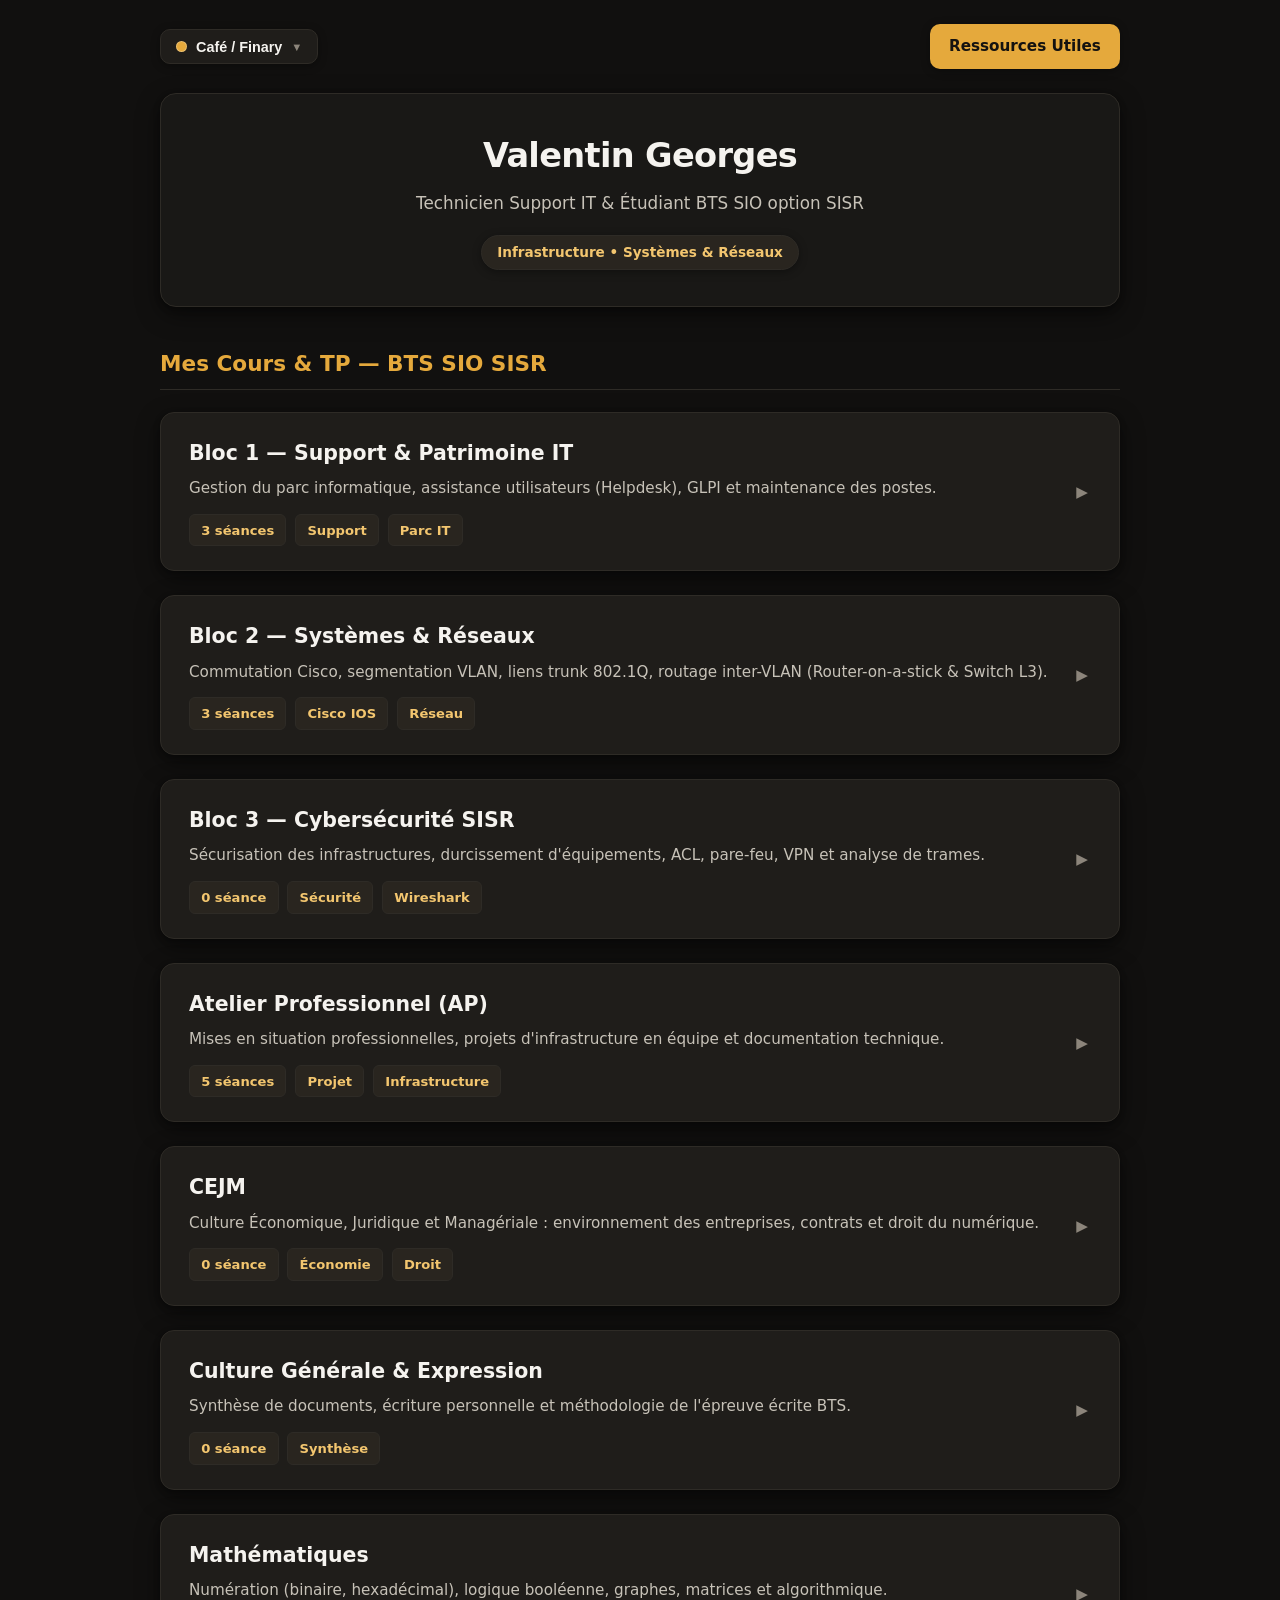
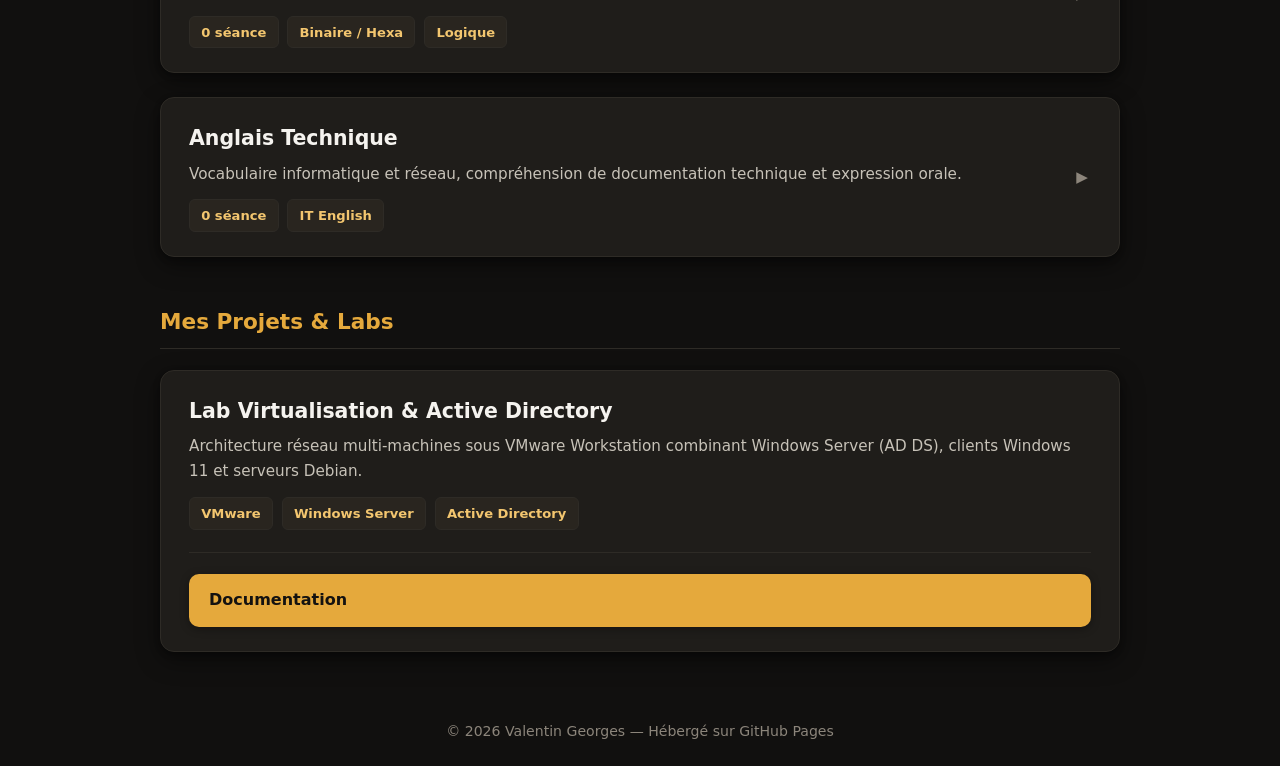
<file: index.html>
<!DOCTYPE html>
<html lang="fr">
<head>
    <meta charset="UTF-8">
    <meta name="viewport" content="width=device-width, initial-scale=1.0">
    <title>Valentin Georges | Portfolio &amp; Cours BTS SIO SISR</title>
    <link rel="stylesheet" href="style.css">
    <script src="theme.js"></script>
</head>
<body>
    <div class="container">
        <nav class="nav-barre nav-droite">
            <a href="ressources.html" class="btn btn-primary">Ressources Utiles</a>
        </nav>

        <header>
            <h1>Valentin Georges</h1>
            <p>Technicien Support IT &amp; Étudiant BTS SIO option SISR</p>
            <span class="badge-header">Infrastructure • Systèmes &amp; Réseaux</span>
        </header>

        <main>
            <h2 class="section-titre">Mes Cours &amp; TP — BTS SIO SISR</h2>

            <div class="grille-blocs">
                <!-- BLOC 1 -->
                <details class="card">
                    <summary>
                        <div>
                            <h2>Bloc 1 — Support &amp; Patrimoine IT</h2>
                            <p>Gestion du parc informatique, assistance utilisateurs (Helpdesk), GLPI et maintenance des postes.</p>
                        </div>
                        <div class="tags">
                            <span class="tag">3 séances</span>
                            <span class="tag">Support</span>
                            <span class="tag">Parc IT</span>
                        </div>
                    </summary>
                    <div class="card-liste-cours">
                        <a href="cours/tp1-vmware.html" class="btn btn-primary">TP 1 : Installation VM VMware Workstation</a>
                        <a href="cours/tp2-debian-grep.html" class="btn btn-primary">TP 2 : Utilisation de grep sous Debian</a>
                        <a href="cours/tp3-debian-ip.html" class="btn btn-primary">TP 3 : Configuration IP Statique sous Debian</a>
                    </div>
                </details>

                <!-- BLOC 2 -->
                <details class="card">
                    <summary>
                        <div>
                            <h2>Bloc 2 — Systèmes &amp; Réseaux</h2>
                            <p>Commutation Cisco, segmentation VLAN, liens trunk 802.1Q, routage inter-VLAN (Router-on-a-stick &amp; Switch L3).</p>
                        </div>
                        <div class="tags">
                            <span class="tag">3 séances</span>
                            <span class="tag">Cisco IOS</span>
                            <span class="tag">Réseau</span>
                        </div>
                    </summary>
                    <div class="card-liste-cours">
                        <a href="cours/tp1-adresse-ip.html" class="btn btn-primary">TP 1 : L'Adresse IP (IPv4, Masque, ARP, DHCP)</a>
                        <a href="cours/tp2-vlan-trunk.html" class="btn btn-primary">TP 2 : Création VLANs &amp; Trunk</a>
                        <a href="cours/tp3-routage-intervlan.html" class="btn btn-primary">TP 3 : Routage Inter-VLAN &amp; L3</a>
                    </div>
                </details>

                <!-- BLOC 3 -->
                <details class="card">
                    <summary>
                        <div>
                            <h2>Bloc 3 — Cybersécurité SISR</h2>
                            <p>Sécurisation des infrastructures, durcissement d'équipements, ACL, pare-feu, VPN et analyse de trames.</p>
                        </div>
                        <div class="tags">
                            <span class="tag">0 séance</span>
                            <span class="tag">Sécurité</span>
                            <span class="tag">Wireshark</span>
                        </div>
                    </summary>
                    <div class="card-liste-cours">
                        <span class="cours-vide">Aucun cours publié pour le moment</span>
                    </div>
                </details>

                <!-- ATELIER PROFESSIONNEL -->
                <details class="card">
                    <summary>
                        <div>
                            <h2>Atelier Professionnel (AP)</h2>
                            <p>Mises en situation professionnelles, projets d'infrastructure en équipe et documentation technique.</p>
                        </div>
                        <div class="tags">
                            <span class="tag">5 séances</span>
                            <span class="tag">Projet</span>
                            <span class="tag">Infrastructure</span>
                        </div>
                    </summary>
                    <div class="card-liste-cours">
                        <a href="cours/ap1-steganographie.html" class="btn btn-primary">TP 1 : Stéganographie</a>
                        <a href="cours/ap2-intrusion-windows.html" class="btn btn-primary">TP 2 : Intrusion sous Windows</a>
                        <a href="cours/ap3-cookies-rgpd.html" class="btn btn-primary">TP 3 : Cookies &amp; RGPD</a>
                        <a href="cours/ap4-git.html" class="btn btn-primary">TP 4 : Gestion de Versions avec Git</a>
                        <a href="cours/tp5-decouverte-kali.html" class="btn btn-primary">TP 5 : Découverte Kali Linux (macchanger &amp; Zenmap)</a>
                    </div>
                </details>

                <!-- CEJM -->
                <details class="card">
                    <summary>
                        <div>
                            <h2>CEJM</h2>
                            <p>Culture Économique, Juridique et Managériale : environnement des entreprises, contrats et droit du numérique.</p>
                        </div>
                        <div class="tags">
                            <span class="tag">0 séance</span>
                            <span class="tag">Économie</span>
                            <span class="tag">Droit</span>
                        </div>
                    </summary>
                    <div class="card-liste-cours">
                        <span class="cours-vide">Aucun cours publié pour le moment</span>
                    </div>
                </details>

                <!-- CULTURE GÉNÉRALE -->
                <details class="card">
                    <summary>
                        <div>
                            <h2>Culture Générale &amp; Expression</h2>
                            <p>Synthèse de documents, écriture personnelle et méthodologie de l'épreuve écrite BTS.</p>
                        </div>
                        <div class="tags">
                            <span class="tag">0 séance</span>
                            <span class="tag">Synthèse</span>
                        </div>
                    </summary>
                    <div class="card-liste-cours">
                        <span class="cours-vide">Aucun cours publié pour le moment</span>
                    </div>
                </details>

                <!-- MATHÉMATIQUES -->
                <details class="card">
                    <summary>
                        <div>
                            <h2>Mathématiques</h2>
                            <p>Numération (binaire, hexadécimal), logique booléenne, graphes, matrices et algorithmique.</p>
                        </div>
                        <div class="tags">
                            <span class="tag">0 séance</span>
                            <span class="tag">Binaire / Hexa</span>
                            <span class="tag">Logique</span>
                        </div>
                    </summary>
                    <div class="card-liste-cours">
                        <span class="cours-vide">Aucun cours publié pour le moment</span>
                    </div>
                </details>

                <!-- ANGLAIS TECHNIQUE -->
                <details class="card">
                    <summary>
                        <div>
                            <h2>Anglais Technique</h2>
                            <p>Vocabulaire informatique et réseau, compréhension de documentation technique et expression orale.</p>
                        </div>
                        <div class="tags">
                            <span class="tag">0 séance</span>
                            <span class="tag">IT English</span>
                        </div>
                    </summary>
                    <div class="card-liste-cours">
                        <span class="cours-vide">Aucun cours publié pour le moment</span>
                    </div>
                </details>
            </div>

            <!-- MES PROJETS & LABS -->
            <h2 class="section-titre">Mes Projets &amp; Labs</h2>
            <div class="grille-projets">
                <div class="card">
                    <h2>Lab Virtualisation &amp; Active Directory</h2>
                    <p>Architecture réseau multi-machines sous VMware Workstation combinant Windows Server (AD DS), clients Windows 11 et serveurs Debian.</p>
                    <div class="tags">
                        <span class="tag">VMware</span>
                        <span class="tag">Windows Server</span>
                        <span class="tag">Active Directory</span>
                    </div>
                    <div class="card-liste-cours">
                        <a href="cours/lab-vmware-ad.html" class="btn btn-primary">Documentation</a>
                    </div>
                </div>
            </div>
        </main>

        <footer>
            <p>© 2026 Valentin Georges — Hébergé sur GitHub Pages</p>
        </footer>
    </div>

    <script>
        document.querySelectorAll(".grille-blocs .card").forEach((carte) => {
            const badgeSeances = carte.querySelector(".tag");
            const nbCours = carte.querySelectorAll(".card-liste-cours a.btn").length;
            if (badgeSeances && badgeSeances.textContent.includes("séance")) {
                badgeSeances.textContent = `${nbCours} séance${nbCours > 1 ? "s" : ""}`;
            }
        });
    </script>
</body>
</html>
</file>
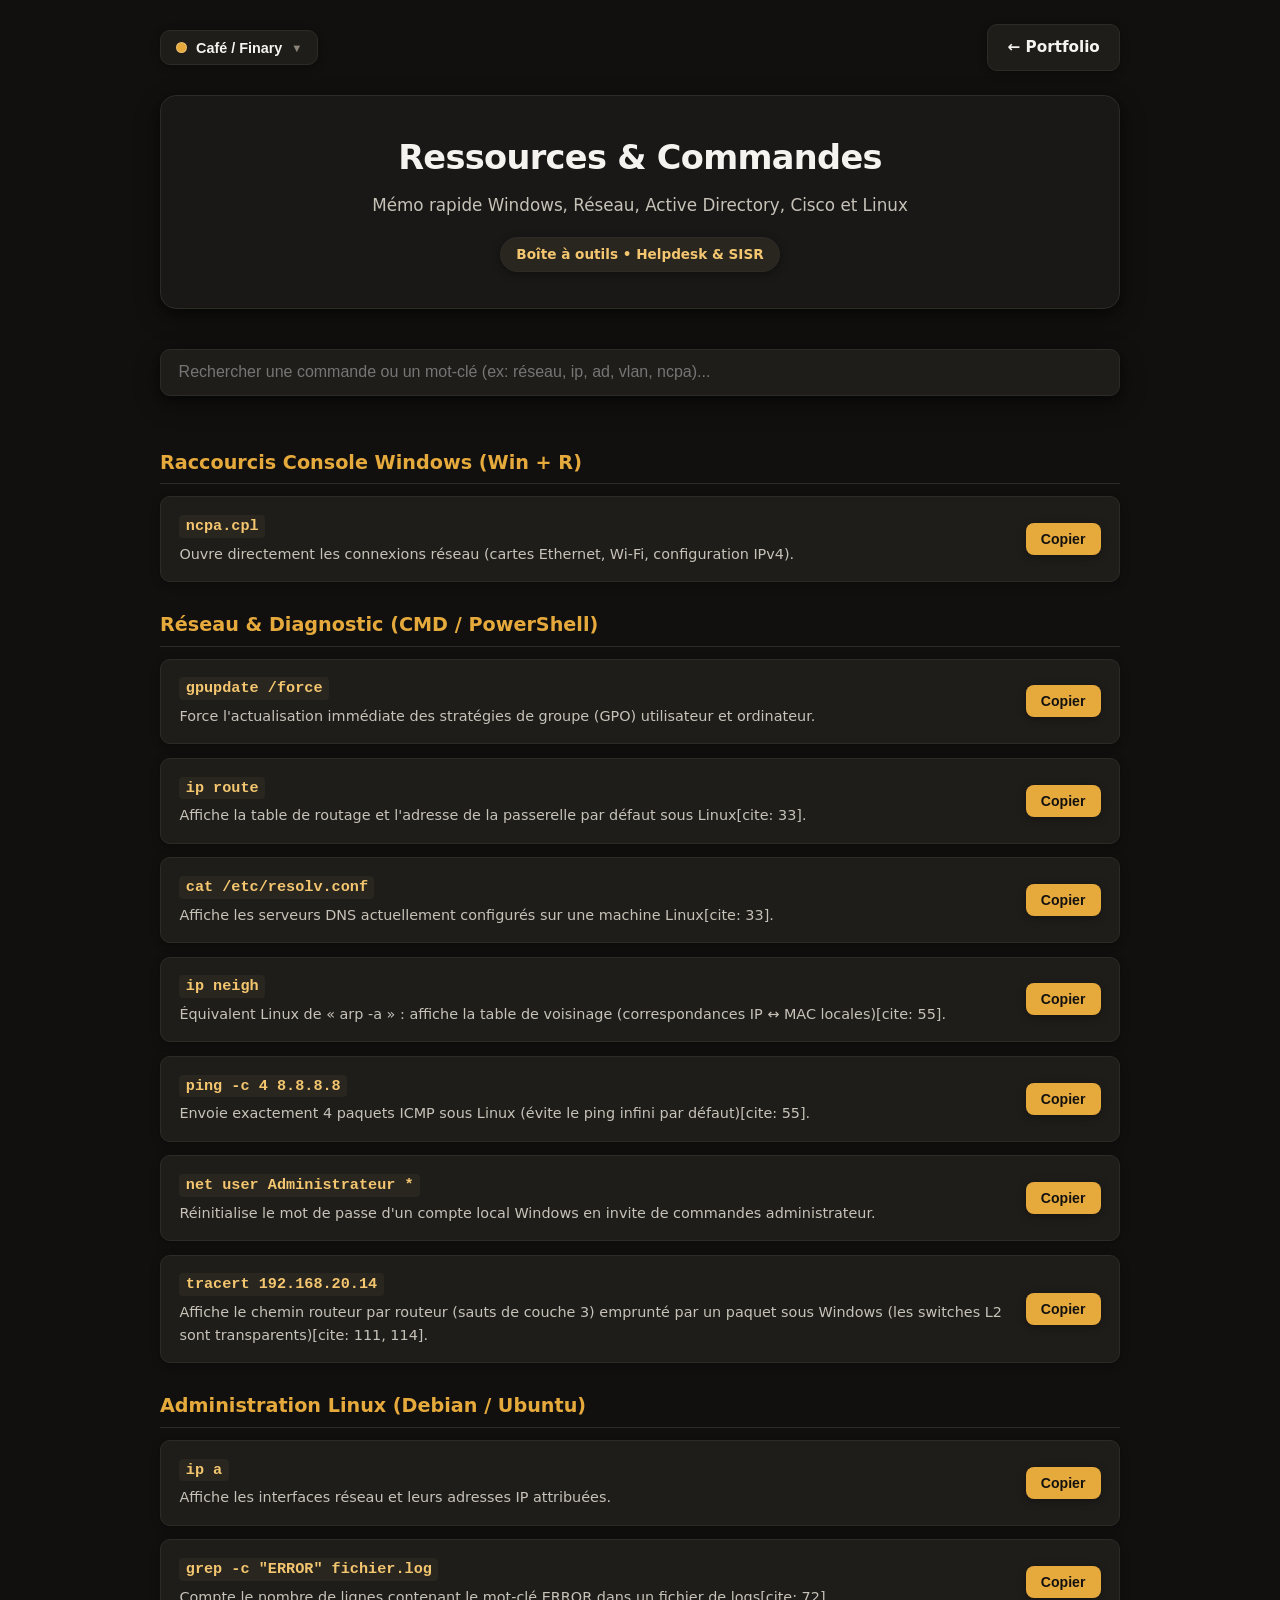
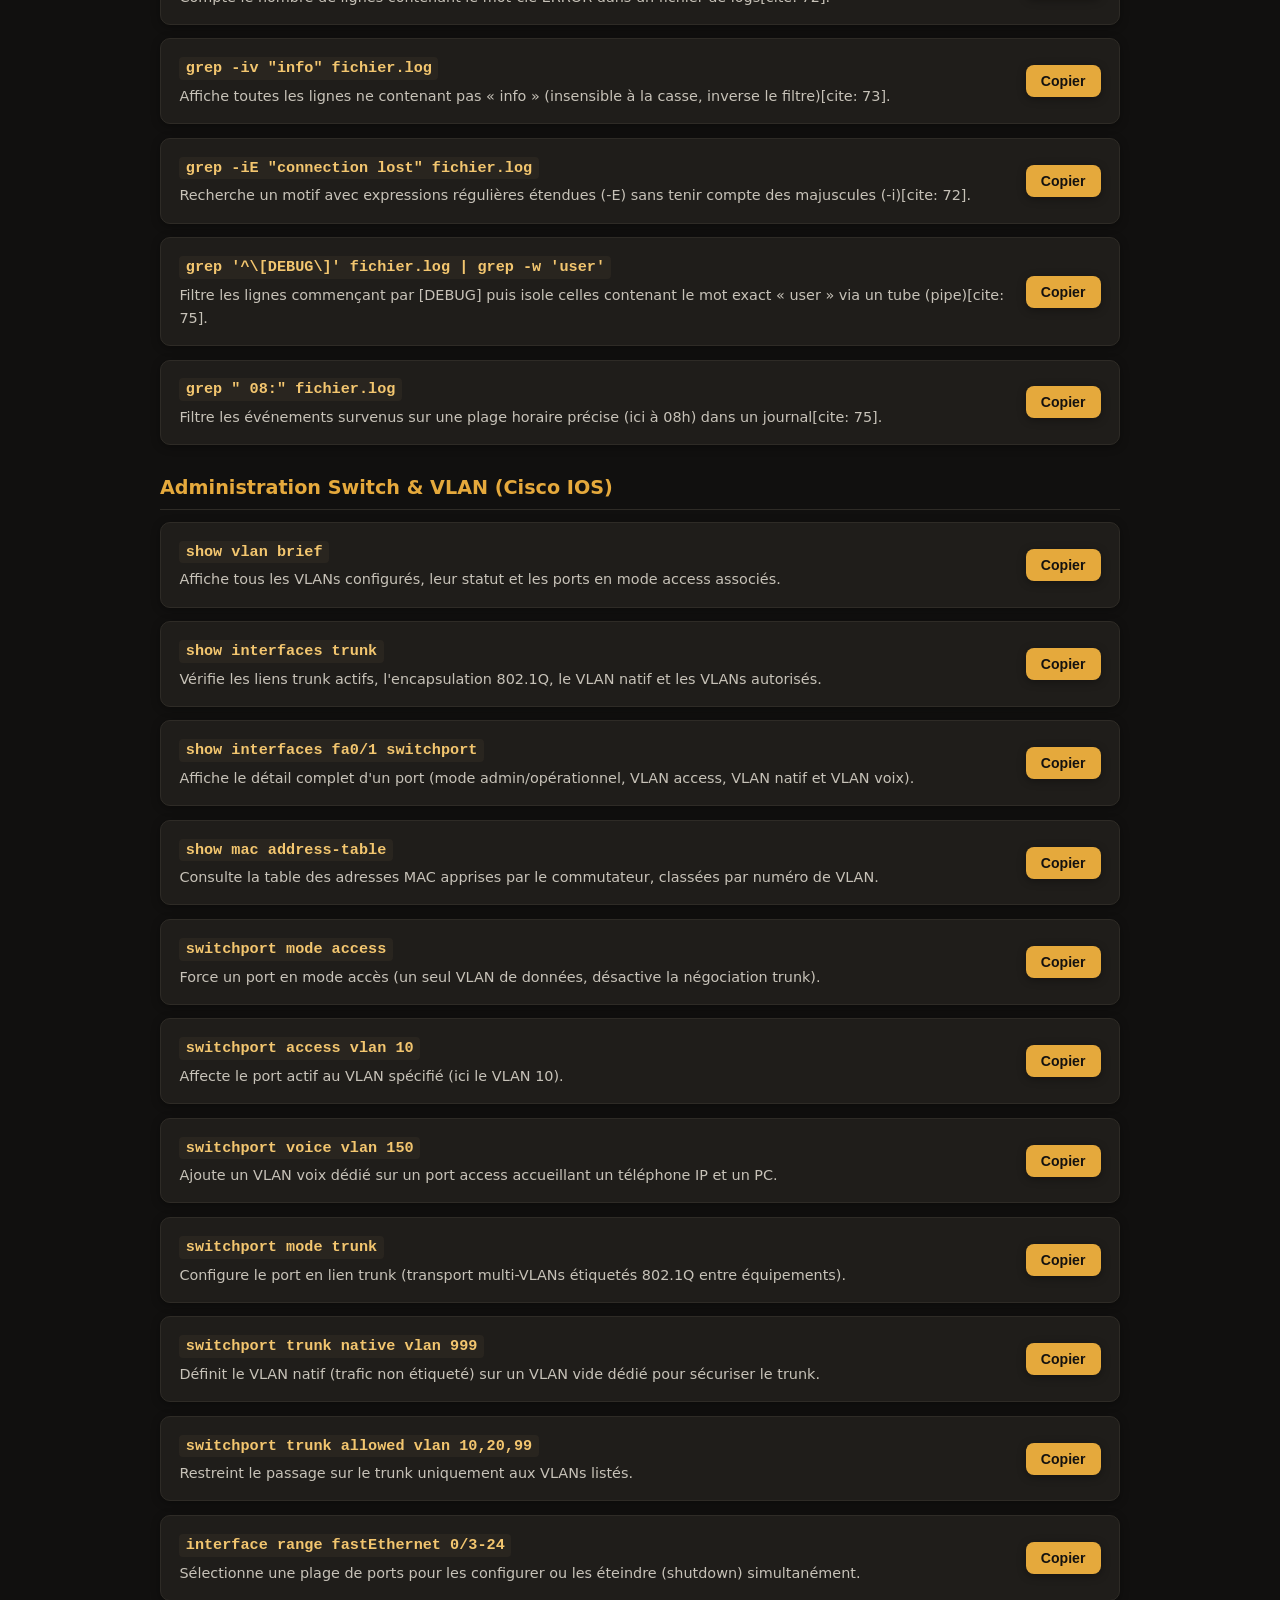
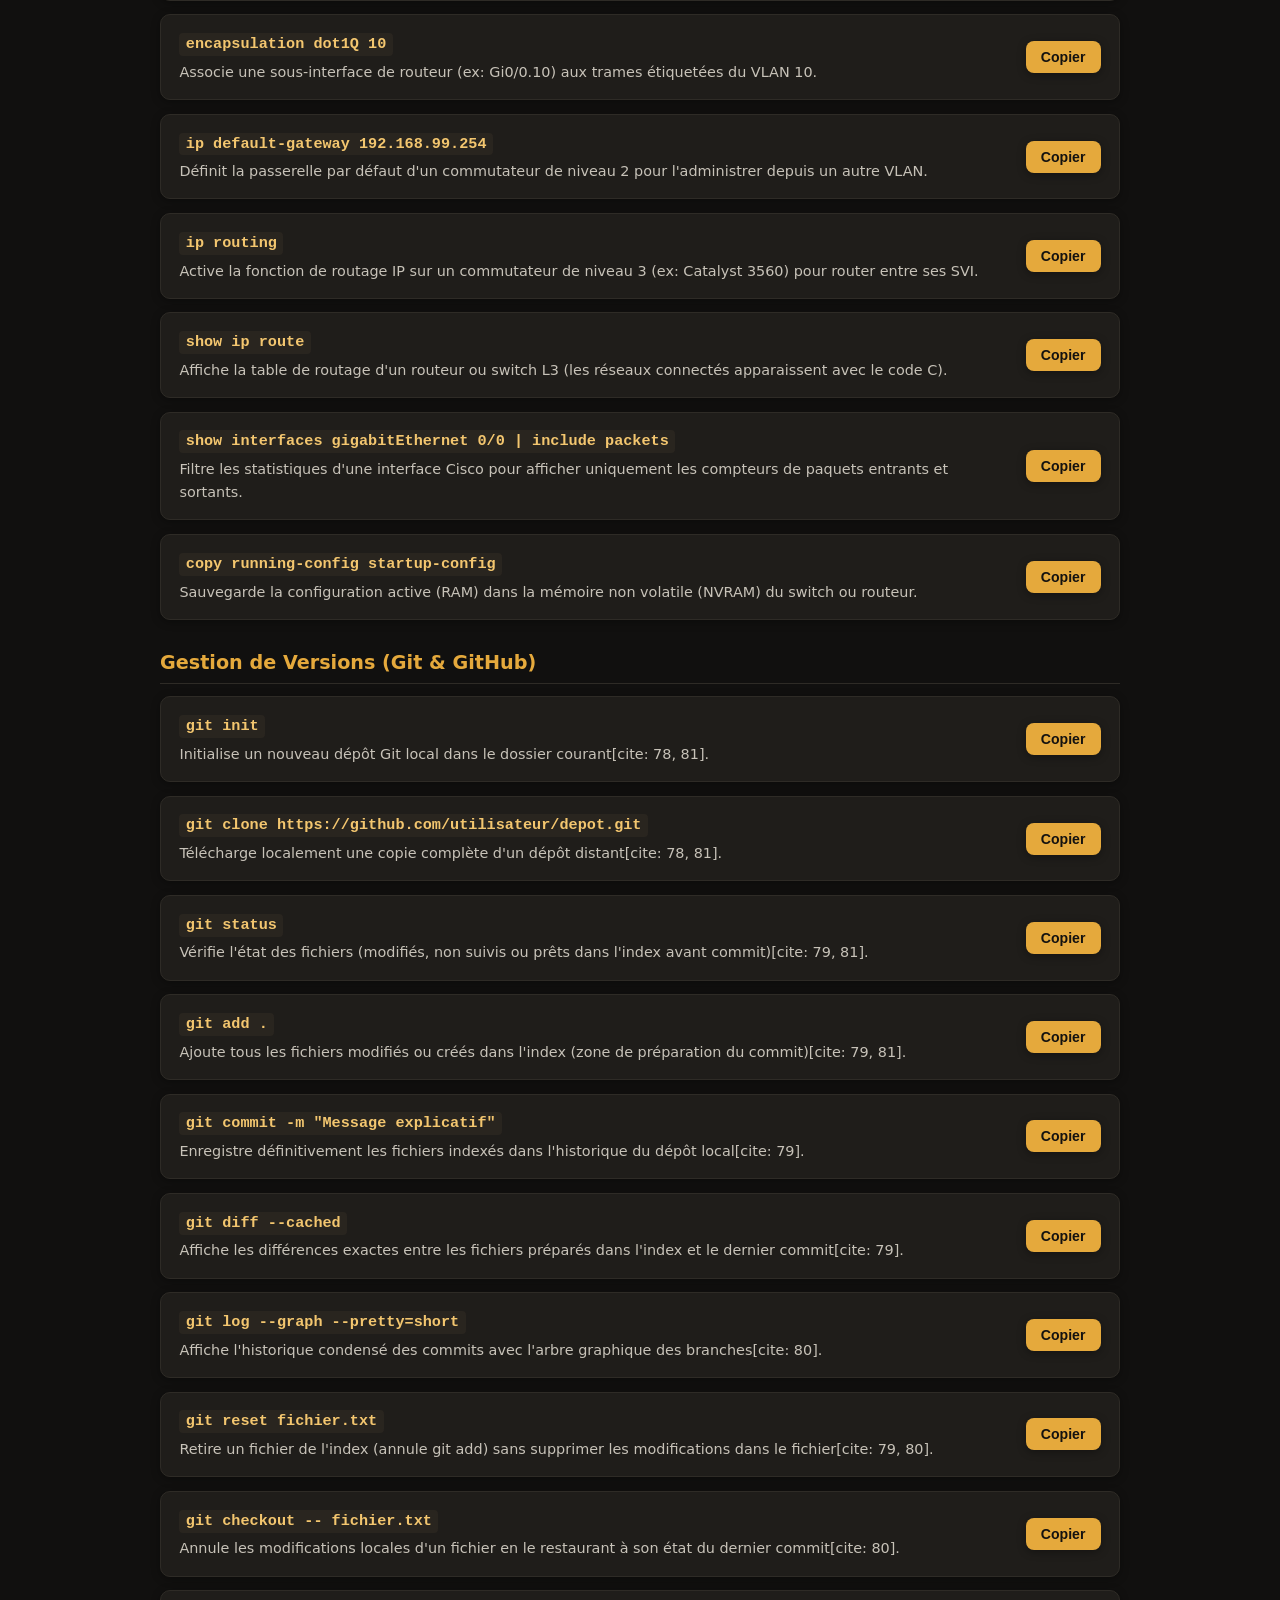
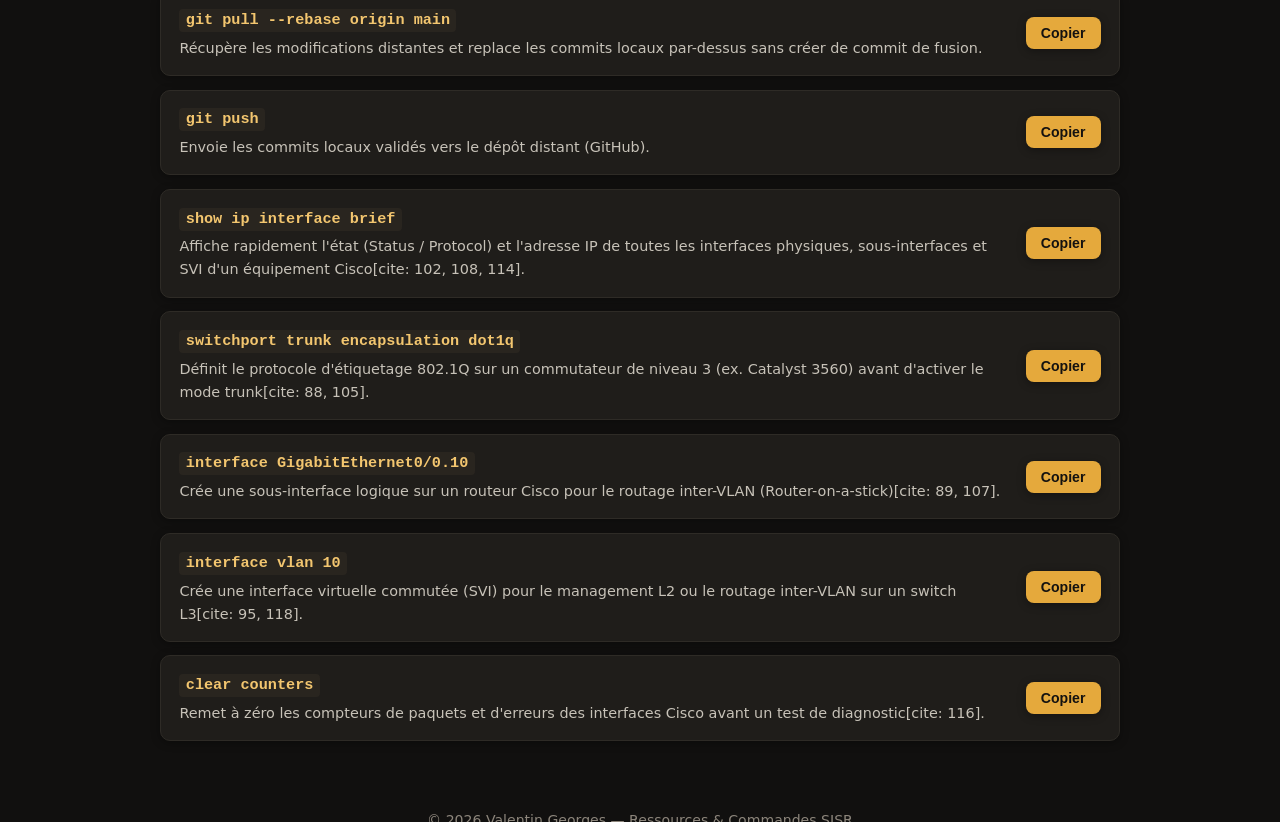
<file: ressources.html>
<!DOCTYPE html>
<html lang="fr">
<head>
    <meta charset="UTF-8">
    <meta name="viewport" content="width=device-width, initial-scale=1.0">
    <title>Ressources & Commandes Utiles | Valentin Georges</title>
    <link rel="stylesheet" href="style.css">
  <script src="theme.js"></script>

</head>
<body>

    <div class="container">
        <!-- BOUTON RETOUR EN HAUT À GAUCHE -->
        <nav class="nav-barre">
            <a href="index.html" class="btn btn-secondary">← Portfolio</a>
        </nav>

        <header>
            <h1>Ressources & Commandes</h1>
            <p>Mémo rapide Windows, Réseau, Active Directory, Cisco et Linux</p>
            <span class="badge-header">Boîte à outils • Helpdesk & SISR</span>
        </header>

        <!-- BARRE DE RECHERCHE INSTANTANÉE -->
        <input type="text" id="searchInput" class="barre-recherche" placeholder="Rechercher une commande ou un mot-clé (ex: réseau, ip, ad, vlan, ncpa)...">

        <main id="cmdList">

            <!-- CATÉGORIE 1 : RACCOURCIS WINDOWS (WIN + R) -->
            <h2 class="categorie-titre">Raccourcis Console Windows (Win + R)</h2>

            <div class="commande-ligne">
                <div class="commande-info">
                    <code>ncpa.cpl</code>
                    <p class="commande-desc">Ouvre directement les connexions réseau (cartes Ethernet, Wi-Fi, configuration IPv4).</p>
                </div>
                <button class="btn-copier" onclick="copyCmd(this, 'ncpa.cpl')">Copier</button>
            </div>

            <!-- CATÉGORIE 2 : RÉSEAU & DIAGNOSTIC WINDOWS -->
            <h2 class="categorie-titre">Réseau & Diagnostic (CMD / PowerShell)</h2>

            <div class="commande-ligne">
                <div class="commande-info">
                    <code>gpupdate /force</code>
                    <p class="commande-desc">Force l'actualisation immédiate des stratégies de groupe (GPO) utilisateur et ordinateur.</p>
                </div>
                <button class="btn-copier" onclick="copyCmd(this, 'gpupdate /force')">Copier</button>
            </div>
<div class="commande-ligne">
                <div class="commande-info">
                    <code>ip route</code>
                    <p class="commande-desc">Affiche la table de routage et l'adresse de la passerelle par défaut sous Linux[cite: 33].</p>
                </div>
                <button class="btn-copier" onclick="copyCmd(this, 'ip route')">Copier</button>
            </div>

            <div class="commande-ligne">
                <div class="commande-info">
                    <code>cat /etc/resolv.conf</code>
                    <p class="commande-desc">Affiche les serveurs DNS actuellement configurés sur une machine Linux[cite: 33].</p>
                </div>
                <button class="btn-copier" onclick="copyCmd(this, 'cat /etc/resolv.conf')">Copier</button>
            </div>

            <div class="commande-ligne">
                <div class="commande-info">
                    <code>ip neigh</code>
                    <p class="commande-desc">Équivalent Linux de « arp -a » : affiche la table de voisinage (correspondances IP ↔ MAC locales)[cite: 55].</p>
                </div>
                <button class="btn-copier" onclick="copyCmd(this, 'ip neigh')">Copier</button>
            </div>

            <div class="commande-ligne">
                <div class="commande-info">
                    <code>ping -c 4 8.8.8.8</code>
                    <p class="commande-desc">Envoie exactement 4 paquets ICMP sous Linux (évite le ping infini par défaut)[cite: 55].</p>
                </div>
                <button class="btn-copier" onclick="copyCmd(this, 'ping -c 4 8.8.8.8')">Copier</button>
            </div>

            <div class="commande-ligne">
                <div class="commande-info">
                    <code>net user Administrateur *</code>
                    <p class="commande-desc">Réinitialise le mot de passe d'un compte local Windows en invite de commandes administrateur.</p>
                </div>
                <button class="btn-copier" onclick="copyCmd(this, 'net user Administrateur *')">Copier</button>
            </div>
            <div class="commande-ligne">
                <div class="commande-info">
                    <code>tracert 192.168.20.14</code>
                    <p class="commande-desc">Affiche le chemin routeur par routeur (sauts de couche 3) emprunté par un paquet sous Windows (les switches L2 sont transparents)[cite: 111, 114].</p>
                </div>
                <button class="btn-copier" onclick="copyCmd(this, 'tracert 192.168.20.14')">Copier</button>
            </div>


            <!-- CATÉGORIE 3 : LINUX (DEBIAN / UBUNTU) -->
            <h2 class="categorie-titre">Administration Linux (Debian / Ubuntu)</h2>

            <div class="commande-ligne">
                <div class="commande-info">
                    <code>ip a</code>
                    <p class="commande-desc">Affiche les interfaces réseau et leurs adresses IP attribuées.</p>
                </div>
                <button class="btn-copier" onclick="copyCmd(this, 'ip a')">Copier</button>
            </div>
            <div class="commande-ligne">
                <div class="commande-info">
                    <code>grep -c "ERROR" fichier.log</code>
                    <p class="commande-desc">Compte le nombre de lignes contenant le mot-clé ERROR dans un fichier de logs[cite: 72].</p>
                </div>
                <button class="btn-copier" onclick="copyCmd(this, 'grep -c &quot;ERROR&quot; fichier.log')">Copier</button>
            </div>

            <div class="commande-ligne">
                <div class="commande-info">
                    <code>grep -iv "info" fichier.log</code>
                    <p class="commande-desc">Affiche toutes les lignes ne contenant pas « info » (insensible à la casse, inverse le filtre)[cite: 73].</p>
                </div>
                <button class="btn-copier" onclick="copyCmd(this, 'grep -iv &quot;info&quot; fichier.log')">Copier</button>
            </div>

            <div class="commande-ligne">
                <div class="commande-info">
                    <code>grep -iE "connection lost" fichier.log</code>
                    <p class="commande-desc">Recherche un motif avec expressions régulières étendues (-E) sans tenir compte des majuscules (-i)[cite: 72].</p>
                </div>
                <button class="btn-copier" onclick="copyCmd(this, 'grep -iE &quot;connection lost&quot; fichier.log')">Copier</button>
            </div>

            <div class="commande-ligne">
                <div class="commande-info">
                    <code>grep '^\[DEBUG\]' fichier.log | grep -w 'user'</code>
                    <p class="commande-desc">Filtre les lignes commençant par [DEBUG] puis isole celles contenant le mot exact « user » via un tube (pipe)[cite: 75].</p>
                </div>
                <button class="btn-copier" onclick="copyCmd(this, 'grep \'^\\[DEBUG\\]\' fichier.log | grep -w \'user\'')">Copier</button>
            </div>

            <div class="commande-ligne">
                <div class="commande-info">
                    <code>grep " 08:" fichier.log</code>
                    <p class="commande-desc">Filtre les événements survenus sur une plage horaire précise (ici à 08h) dans un journal[cite: 75].</p>
                </div>
                <button class="btn-copier" onclick="copyCmd(this, 'grep &quot; 08:&quot; fichier.log')">Copier</button>
            </div>

            <!-- CATÉGORIE 4 : ADMINISTRATION SWITCH & VLAN (CISCO IOS) -->
            <h2 class="categorie-titre">Administration Switch & VLAN (Cisco IOS)</h2>

            <div class="commande-ligne">
                <div class="commande-info">
                    <code>show vlan brief</code>
                    <p class="commande-desc">Affiche tous les VLANs configurés, leur statut et les ports en mode access associés.</p>
                </div>
                <button class="btn-copier" onclick="copyCmd(this, 'show vlan brief')">Copier</button>
            </div>

            <div class="commande-ligne">
                <div class="commande-info">
                    <code>show interfaces trunk</code>
                    <p class="commande-desc">Vérifie les liens trunk actifs, l'encapsulation 802.1Q, le VLAN natif et les VLANs autorisés.</p>
                </div>
                <button class="btn-copier" onclick="copyCmd(this, 'show interfaces trunk')">Copier</button>
            </div>

            <div class="commande-ligne">
                <div class="commande-info">
                    <code>show interfaces fa0/1 switchport</code>
                    <p class="commande-desc">Affiche le détail complet d'un port (mode admin/opérationnel, VLAN access, VLAN natif et VLAN voix).</p>
                </div>
                <button class="btn-copier" onclick="copyCmd(this, 'show interfaces fa0/1 switchport')">Copier</button>
            </div>

            <div class="commande-ligne">
                <div class="commande-info">
                    <code>show mac address-table</code>
                    <p class="commande-desc">Consulte la table des adresses MAC apprises par le commutateur, classées par numéro de VLAN.</p>
                </div>
                <button class="btn-copier" onclick="copyCmd(this, 'show mac address-table')">Copier</button>
            </div>

            <div class="commande-ligne">
                <div class="commande-info">
                    <code>switchport mode access</code>
                    <p class="commande-desc">Force un port en mode accès (un seul VLAN de données, désactive la négociation trunk).</p>
                </div>
                <button class="btn-copier" onclick="copyCmd(this, 'switchport mode access')">Copier</button>
            </div>

            <div class="commande-ligne">
                <div class="commande-info">
                    <code>switchport access vlan 10</code>
                    <p class="commande-desc">Affecte le port actif au VLAN spécifié (ici le VLAN 10).</p>
                </div>
                <button class="btn-copier" onclick="copyCmd(this, 'switchport access vlan 10')">Copier</button>
            </div>

            <div class="commande-ligne">
                <div class="commande-info">
                    <code>switchport voice vlan 150</code>
                    <p class="commande-desc">Ajoute un VLAN voix dédié sur un port access accueillant un téléphone IP et un PC.</p>
                </div>
                <button class="btn-copier" onclick="copyCmd(this, 'switchport voice vlan 150')">Copier</button>
            </div>

            <div class="commande-ligne">
                <div class="commande-info">
                    <code>switchport mode trunk</code>
                    <p class="commande-desc">Configure le port en lien trunk (transport multi-VLANs étiquetés 802.1Q entre équipements).</p>
                </div>
                <button class="btn-copier" onclick="copyCmd(this, 'switchport mode trunk')">Copier</button>
            </div>

            <div class="commande-ligne">
                <div class="commande-info">
                    <code>switchport trunk native vlan 999</code>
                    <p class="commande-desc">Définit le VLAN natif (trafic non étiqueté) sur un VLAN vide dédié pour sécuriser le trunk.</p>
                </div>
                <button class="btn-copier" onclick="copyCmd(this, 'switchport trunk native vlan 999')">Copier</button>
            </div>

            <div class="commande-ligne">
                <div class="commande-info">
                    <code>switchport trunk allowed vlan 10,20,99</code>
                    <p class="commande-desc">Restreint le passage sur le trunk uniquement aux VLANs listés.</p>
                </div>
                <button class="btn-copier" onclick="copyCmd(this, 'switchport trunk allowed vlan 10,20,99')">Copier</button>
            </div>

            <div class="commande-ligne">
                <div class="commande-info">
                    <code>interface range fastEthernet 0/3-24</code>
                    <p class="commande-desc">Sélectionne une plage de ports pour les configurer ou les éteindre (shutdown) simultanément.</p>
                </div>
                <button class="btn-copier" onclick="copyCmd(this, 'interface range fastEthernet 0/3-24')">Copier</button>
            </div>

            <div class="commande-ligne">
                <div class="commande-info">
                    <code>encapsulation dot1Q 10</code>
                    <p class="commande-desc">Associe une sous-interface de routeur (ex: Gi0/0.10) aux trames étiquetées du VLAN 10.</p>
                </div>
                <button class="btn-copier" onclick="copyCmd(this, 'encapsulation dot1Q 10')">Copier</button>
            </div>

            <div class="commande-ligne">
                <div class="commande-info">
                    <code>ip default-gateway 192.168.99.254</code>
                    <p class="commande-desc">Définit la passerelle par défaut d'un commutateur de niveau 2 pour l'administrer depuis un autre VLAN.</p>
                </div>
                <button class="btn-copier" onclick="copyCmd(this, 'ip default-gateway 192.168.99.254')">Copier</button>
            </div>

            <div class="commande-ligne">
                <div class="commande-info">
                    <code>ip routing</code>
                    <p class="commande-desc">Active la fonction de routage IP sur un commutateur de niveau 3 (ex: Catalyst 3560) pour router entre ses SVI.</p>
                </div>
                <button class="btn-copier" onclick="copyCmd(this, 'ip routing')">Copier</button>
            </div>

            <div class="commande-ligne">
                <div class="commande-info">
                    <code>show ip route</code>
                    <p class="commande-desc">Affiche la table de routage d'un routeur ou switch L3 (les réseaux connectés apparaissent avec le code C).</p>
                </div>
                <button class="btn-copier" onclick="copyCmd(this, 'show ip route')">Copier</button>
            </div>

            <div class="commande-ligne">
                <div class="commande-info">
                    <code>show interfaces gigabitEthernet 0/0 | include packets</code>
                    <p class="commande-desc">Filtre les statistiques d'une interface Cisco pour afficher uniquement les compteurs de paquets entrants et sortants.</p>
                </div>
                <button class="btn-copier" onclick="copyCmd(this, 'show interfaces gigabitEthernet 0/0 | include packets')">Copier</button>
            </div>

            <div class="commande-ligne">
                <div class="commande-info">
                    <code>copy running-config startup-config</code>
                    <p class="commande-desc">Sauvegarde la configuration active (RAM) dans la mémoire non volatile (NVRAM) du switch ou routeur.</p>
                </div>
                <button class="btn-copier" onclick="copyCmd(this, 'copy running-config startup-config')">Copier</button>
            </div>
            <!-- CATÉGORIE 5 : GESTION DE VERSIONS (GIT & GITHUB) -->
            <h2 class="categorie-titre">Gestion de Versions (Git & GitHub)</h2>

            <div class="commande-ligne">
                <div class="commande-info">
                    <code>git init</code>
                    <p class="commande-desc">Initialise un nouveau dépôt Git local dans le dossier courant[cite: 78, 81].</p>
                </div>
                <button class="btn-copier" onclick="copyCmd(this, 'git init')">Copier</button>
            </div>

            <div class="commande-ligne">
                <div class="commande-info">
                    <code>git clone https://github.com/utilisateur/depot.git</code>
                    <p class="commande-desc">Télécharge localement une copie complète d'un dépôt distant[cite: 78, 81].</p>
                </div>
                <button class="btn-copier" onclick="copyCmd(this, 'git clone https://github.com/utilisateur/depot.git')">Copier</button>
            </div>

            <div class="commande-ligne">
                <div class="commande-info">
                    <code>git status</code>
                    <p class="commande-desc">Vérifie l'état des fichiers (modifiés, non suivis ou prêts dans l'index avant commit)[cite: 79, 81].</p>
                </div>
                <button class="btn-copier" onclick="copyCmd(this, 'git status')">Copier</button>
            </div>

            <div class="commande-ligne">
                <div class="commande-info">
                    <code>git add .</code>
                    <p class="commande-desc">Ajoute tous les fichiers modifiés ou créés dans l'index (zone de préparation du commit)[cite: 79, 81].</p>
                </div>
                <button class="btn-copier" onclick="copyCmd(this, 'git add .')">Copier</button>
            </div>

            <div class="commande-ligne">
                <div class="commande-info">
                    <code>git commit -m "Message explicatif"</code>
                    <p class="commande-desc">Enregistre définitivement les fichiers indexés dans l'historique du dépôt local[cite: 79].</p>
                </div>
                <button class="btn-copier" onclick="copyCmd(this, 'git commit -m &quot;Message explicatif&quot;')">Copier</button>
            </div>

            <div class="commande-ligne">
                <div class="commande-info">
                    <code>git diff --cached</code>
                    <p class="commande-desc">Affiche les différences exactes entre les fichiers préparés dans l'index et le dernier commit[cite: 79].</p>
                </div>
                <button class="btn-copier" onclick="copyCmd(this, 'git diff --cached')">Copier</button>
            </div>

            <div class="commande-ligne">
                <div class="commande-info">
                    <code>git log --graph --pretty=short</code>
                    <p class="commande-desc">Affiche l'historique condensé des commits avec l'arbre graphique des branches[cite: 80].</p>
                </div>
                <button class="btn-copier" onclick="copyCmd(this, 'git log --graph --pretty=short')">Copier</button>
            </div>

            <div class="commande-ligne">
                <div class="commande-info">
                    <code>git reset fichier.txt</code>
                    <p class="commande-desc">Retire un fichier de l'index (annule git add) sans supprimer les modifications dans le fichier[cite: 79, 80].</p>
                </div>
                <button class="btn-copier" onclick="copyCmd(this, 'git reset fichier.txt')">Copier</button>
            </div>

            <div class="commande-ligne">
                <div class="commande-info">
                    <code>git checkout -- fichier.txt</code>
                    <p class="commande-desc">Annule les modifications locales d'un fichier en le restaurant à son état du dernier commit[cite: 80].</p>
                </div>
                <button class="btn-copier" onclick="copyCmd(this, 'git checkout -- fichier.txt')">Copier</button>
            </div>

            <div class="commande-ligne">
                <div class="commande-info">
                    <code>git pull --rebase origin main</code>
                    <p class="commande-desc">Récupère les modifications distantes et replace les commits locaux par-dessus sans créer de commit de fusion.</p>
                </div>
                <button class="btn-copier" onclick="copyCmd(this, 'git pull --rebase origin main')">Copier</button>
            </div>

            <div class="commande-ligne">
                <div class="commande-info">
                    <code>git push</code>
                    <p class="commande-desc">Envoie les commits locaux validés vers le dépôt distant (GitHub).</p>
                </div>
                <button class="btn-copier" onclick="copyCmd(this, 'git push')">Copier</button>
            </div>
            <div class="commande-ligne">
                <div class="commande-info">
                    <code>show ip interface brief</code>
                    <p class="commande-desc">Affiche rapidement l'état (Status / Protocol) et l'adresse IP de toutes les interfaces physiques, sous-interfaces et SVI d'un équipement Cisco[cite: 102, 108, 114].</p>
                </div>
                <button class="btn-copier" onclick="copyCmd(this, 'show ip interface brief')">Copier</button>
            </div>

            <div class="commande-ligne">
                <div class="commande-info">
                    <code>switchport trunk encapsulation dot1q</code>
                    <p class="commande-desc">Définit le protocole d'étiquetage 802.1Q sur un commutateur de niveau 3 (ex. Catalyst 3560) avant d'activer le mode trunk[cite: 88, 105].</p>
                </div>
                <button class="btn-copier" onclick="copyCmd(this, 'switchport trunk encapsulation dot1q')">Copier</button>
            </div>

            <div class="commande-ligne">
                <div class="commande-info">
                    <code>interface GigabitEthernet0/0.10</code>
                    <p class="commande-desc">Crée une sous-interface logique sur un routeur Cisco pour le routage inter-VLAN (Router-on-a-stick)[cite: 89, 107].</p>
                </div>
                <button class="btn-copier" onclick="copyCmd(this, 'interface GigabitEthernet0/0.10')">Copier</button>
            </div>

            <div class="commande-ligne">
                <div class="commande-info">
                    <code>interface vlan 10</code>
                    <p class="commande-desc">Crée une interface virtuelle commutée (SVI) pour le management L2 ou le routage inter-VLAN sur un switch L3[cite: 95, 118].</p>
                </div>
                <button class="btn-copier" onclick="copyCmd(this, 'interface vlan 10')">Copier</button>
            </div>

            <div class="commande-ligne">
                <div class="commande-info">
                    <code>clear counters</code>
                    <p class="commande-desc">Remet à zéro les compteurs de paquets et d'erreurs des interfaces Cisco avant un test de diagnostic[cite: 116].</p>
                </div>
                <button class="btn-copier" onclick="copyCmd(this, 'clear counters')">Copier</button>
            </div>

        </main>

        <footer>
            <p>© 2026 Valentin Georges — Ressources & Commandes SISR</p>
        </footer>
    </div>

    <!-- SCRIPT DE COPIE ET RECHERCHE INSTANTANÉE -->
    <script>
        function copyCmd(btn, text) {
            navigator.clipboard.writeText(text);
            const original = btn.innerText;
            btn.innerText = "Copié !";
            setTimeout(() => btn.innerText = original, 1500);
        }

        document.getElementById('searchInput').addEventListener('keyup', function() {
            const filter = this.value.toLowerCase();
            const items = document.querySelectorAll('.commande-ligne');
            items.forEach(item => {
                const text = item.innerText.toLowerCase();
                item.style.display = text.includes(filter) ? 'flex' : 'none';
            });
        });
    </script>

</body>
</html>
</file>
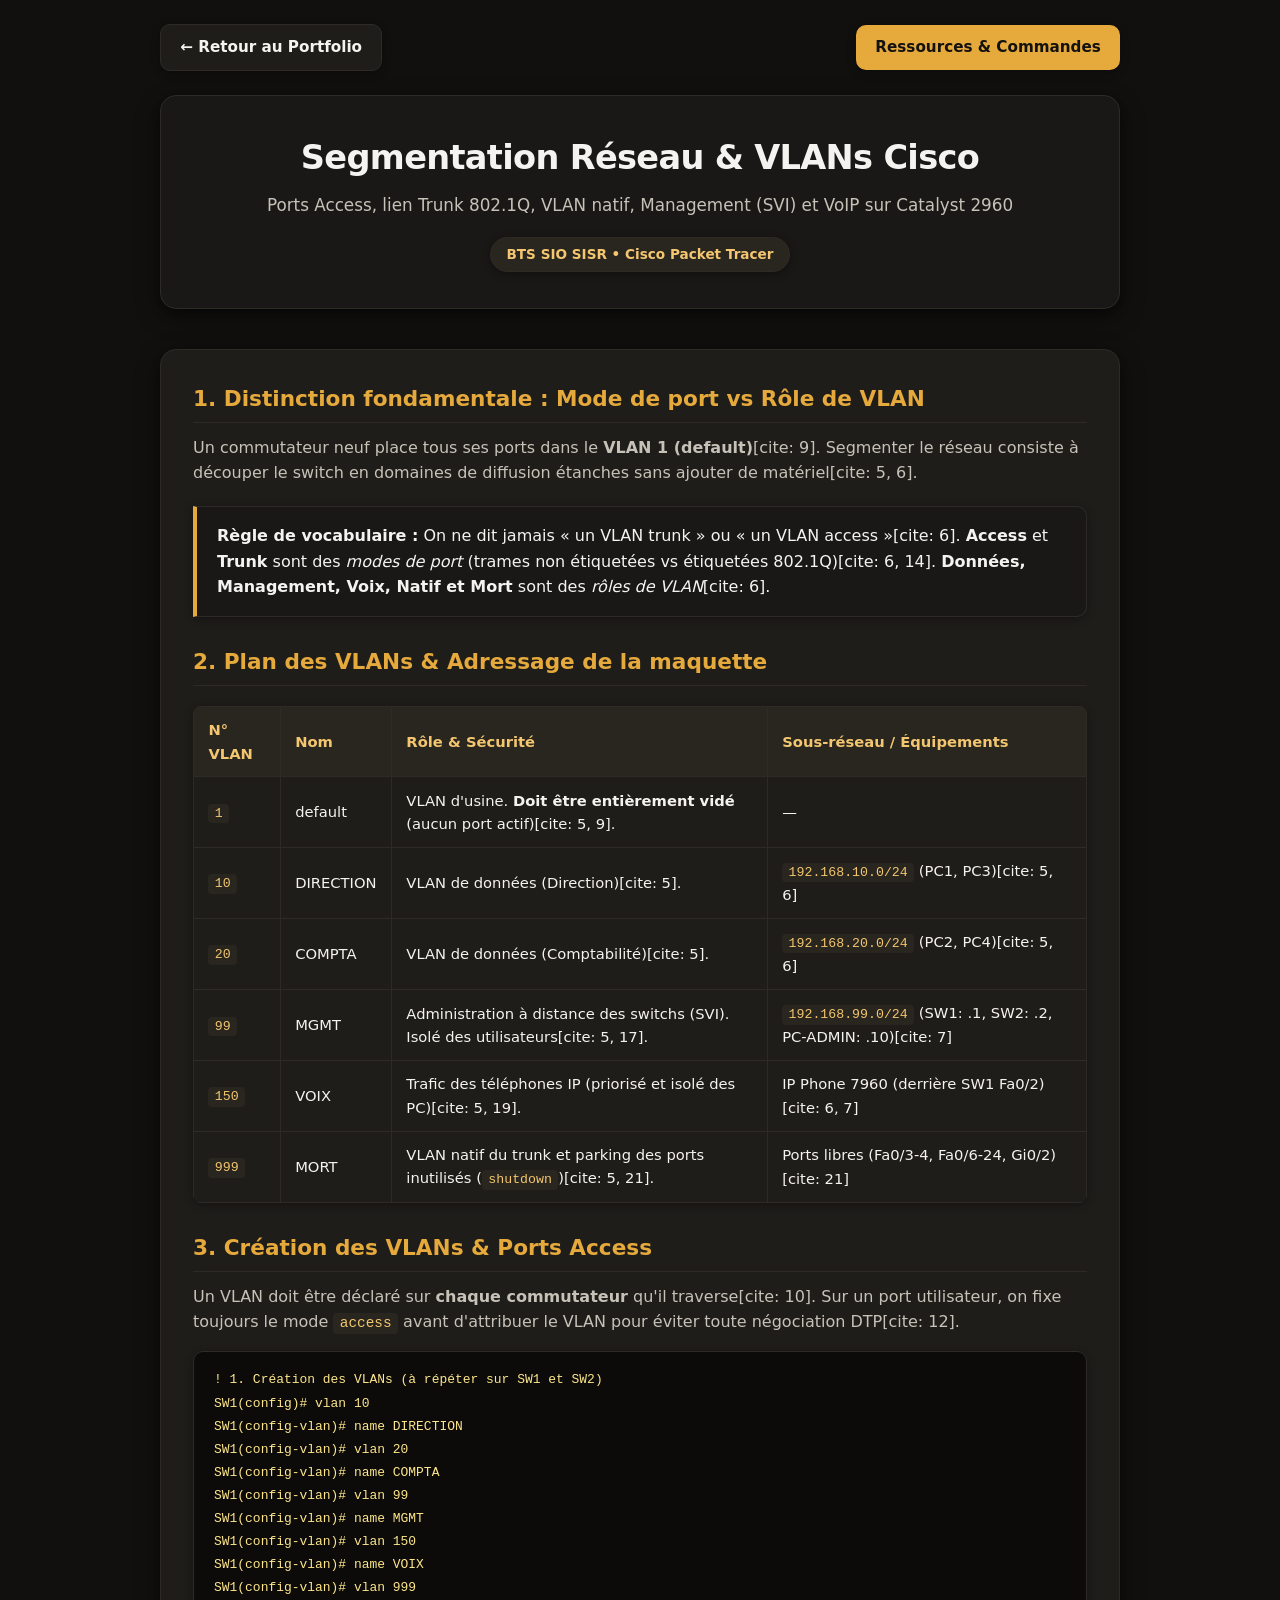
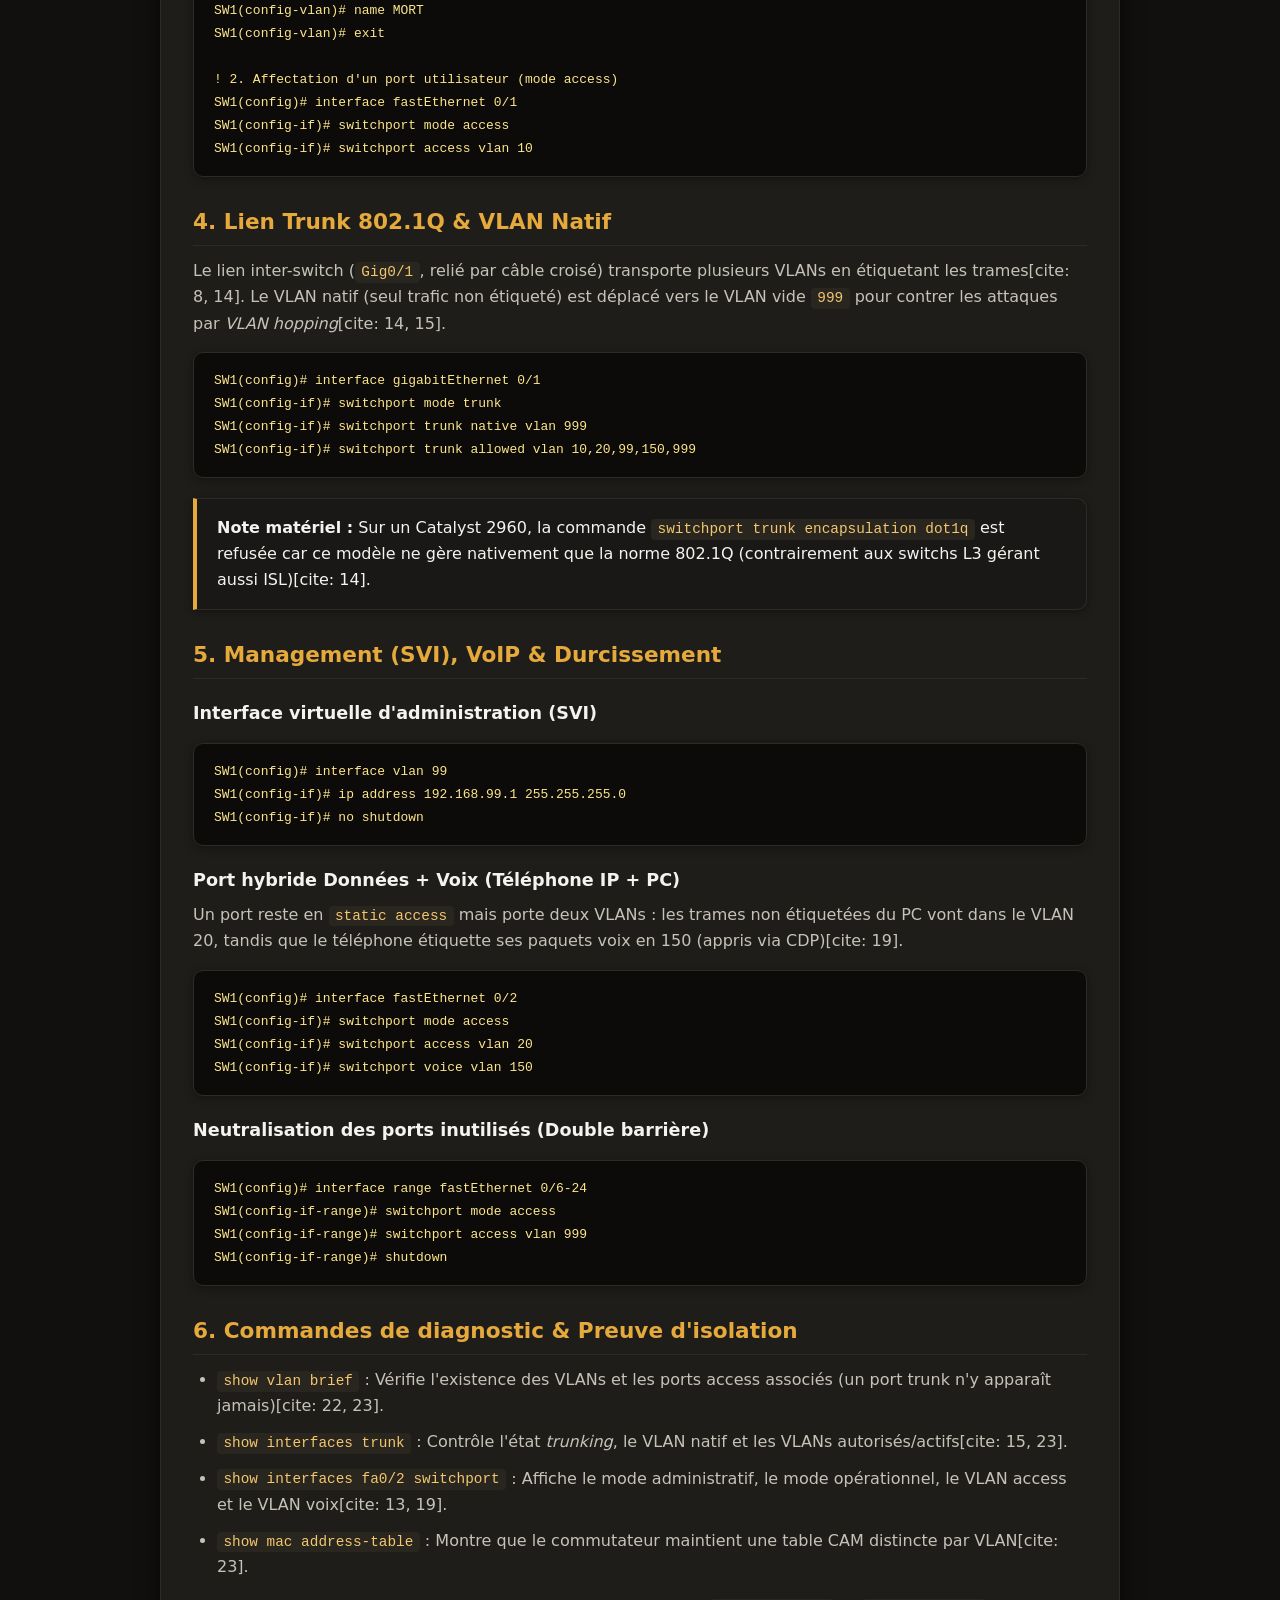
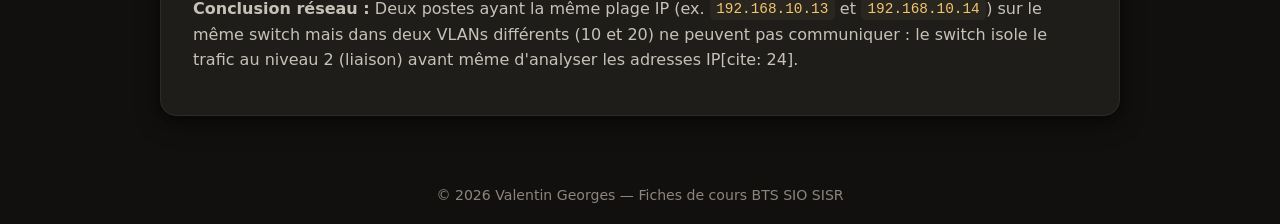
<file: tp-vlan-cicso1.html>
<!DOCTYPE html>
<html lang="fr">
<head>
    <meta charset="UTF-8">
    <meta name="viewport" content="width=device-width, initial-scale=1.0">
    <title>TP VLANs sur Commutateurs Cisco | Valentin Georges</title>
    <link rel="stylesheet" href="../style.css">
</head>
<body>

    <div class="container">
        <nav class="nav-barre">
            <a href="../index.html" class="btn btn-secondary">← Retour au Portfolio</a>
            <a href="../ressources.html" class="btn btn-primary">Ressources & Commandes</a>
        </nav>

        <header>
            <h1>Segmentation Réseau & VLANs Cisco</h1>
            <p>Ports Access, lien Trunk 802.1Q, VLAN natif, Management (SVI) et VoIP sur Catalyst 2960</p>
            <span class="badge-header">BTS SIO SISR • Cisco Packet Tracer</span>
        </header>

        <main class="fiche-cours">

            <h2>1. Distinction fondamentale : Mode de port vs Rôle de VLAN</h2>
            <p>Un commutateur neuf place tous ses ports dans le <strong>VLAN 1 (default)</strong>[cite: 9]. Segmenter le réseau consiste à découper le switch en domaines de diffusion étanches sans ajouter de matériel[cite: 5, 6].</p>
            <div class="encadre">
                <strong>Règle de vocabulaire :</strong> On ne dit jamais « un VLAN trunk » ou « un VLAN access »[cite: 6]. <strong>Access</strong> et <strong>Trunk</strong> sont des <em>modes de port</em> (trames non étiquetées vs étiquetées 802.1Q)[cite: 6, 14]. <strong>Données, Management, Voix, Natif et Mort</strong> sont des <em>rôles de VLAN</em>[cite: 6].
            </div>

            <h2>2. Plan des VLANs & Adressage de la maquette</h2>
            <table>
                <thead>
                    <tr>
                        <th>N° VLAN</th>
                        <th>Nom</th>
                        <th>Rôle & Sécurité</th>
                        <th>Sous-réseau / Équipements</th>
                    </tr>
                </thead>
                <tbody>
                    <tr>
                        <td><code>1</code></td>
                        <td>default</td>
                        <td>VLAN d'usine. <strong>Doit être entièrement vidé</strong> (aucun port actif)[cite: 5, 9].</td>
                        <td>—</td>
                    </tr>
                    <tr>
                        <td><code>10</code></td>
                        <td>DIRECTION</td>
                        <td>VLAN de données (Direction)[cite: 5].</td>
                        <td><code>192.168.10.0/24</code> (PC1, PC3)[cite: 5, 6]</td>
                    </tr>
                    <tr>
                        <td><code>20</code></td>
                        <td>COMPTA</td>
                        <td>VLAN de données (Comptabilité)[cite: 5].</td>
                        <td><code>192.168.20.0/24</code> (PC2, PC4)[cite: 5, 6]</td>
                    </tr>
                    <tr>
                        <td><code>99</code></td>
                        <td>MGMT</td>
                        <td>Administration à distance des switchs (SVI). Isolé des utilisateurs[cite: 5, 17].</td>
                        <td><code>192.168.99.0/24</code> (SW1: .1, SW2: .2, PC-ADMIN: .10)[cite: 7]</td>
                    </tr>
                    <tr>
                        <td><code>150</code></td>
                        <td>VOIX</td>
                        <td>Trafic des téléphones IP (priorisé et isolé des PC)[cite: 5, 19].</td>
                        <td>IP Phone 7960 (derrière SW1 Fa0/2)[cite: 6, 7]</td>
                    </tr>
                    <tr>
                        <td><code>999</code></td>
                        <td>MORT</td>
                        <td>VLAN natif du trunk et parking des ports inutilisés (<code>shutdown</code>)[cite: 5, 21].</td>
                        <td>Ports libres (Fa0/3-4, Fa0/6-24, Gi0/2)[cite: 21]</td>
                    </tr>
                </tbody>
            </table>

            <h2>3. Création des VLANs & Ports Access</h2>
            <p>Un VLAN doit être déclaré sur <strong>chaque commutateur</strong> qu'il traverse[cite: 10]. Sur un port utilisateur, on fixe toujours le mode <code>access</code> avant d'attribuer le VLAN pour éviter toute négociation DTP[cite: 12].</p>
            <pre><code>! 1. Création des VLANs (à répéter sur SW1 et SW2)
SW1(config)# vlan 10
SW1(config-vlan)# name DIRECTION
SW1(config-vlan)# vlan 20
SW1(config-vlan)# name COMPTA
SW1(config-vlan)# vlan 99
SW1(config-vlan)# name MGMT
SW1(config-vlan)# vlan 150
SW1(config-vlan)# name VOIX
SW1(config-vlan)# vlan 999
SW1(config-vlan)# name MORT
SW1(config-vlan)# exit

! 2. Affectation d'un port utilisateur (mode access)
SW1(config)# interface fastEthernet 0/1
SW1(config-if)# switchport mode access
SW1(config-if)# switchport access vlan 10</code></pre>

            <h2>4. Lien Trunk 802.1Q & VLAN Natif</h2>
            <p>Le lien inter-switch (<code>Gig0/1</code>, relié par câble croisé) transporte plusieurs VLANs en étiquetant les trames[cite: 8, 14]. Le VLAN natif (seul trafic non étiqueté) est déplacé vers le VLAN vide <code>999</code> pour contrer les attaques par <em>VLAN hopping</em>[cite: 14, 15].</p>
            <pre><code>SW1(config)# interface gigabitEthernet 0/1
SW1(config-if)# switchport mode trunk
SW1(config-if)# switchport trunk native vlan 999
SW1(config-if)# switchport trunk allowed vlan 10,20,99,150,999</code></pre>
            <div class="encadre">
                <strong>Note matériel :</strong> Sur un Catalyst 2960, la commande <code>switchport trunk encapsulation dot1q</code> est refusée car ce modèle ne gère nativement que la norme 802.1Q (contrairement aux switchs L3 gérant aussi ISL)[cite: 14].
            </div>

            <h2>5. Management (SVI), VoIP & Durcissement</h2>
            <h3>Interface virtuelle d'administration (SVI)</h3>
            <pre><code>SW1(config)# interface vlan 99
SW1(config-if)# ip address 192.168.99.1 255.255.255.0
SW1(config-if)# no shutdown</code></pre>

            <h3>Port hybride Données + Voix (Téléphone IP + PC)</h3>
            <p>Un port reste en <code>static access</code> mais porte deux VLANs : les trames non étiquetées du PC vont dans le VLAN 20, tandis que le téléphone étiquette ses paquets voix en 150 (appris via CDP)[cite: 19].</p>
            <pre><code>SW1(config)# interface fastEthernet 0/2
SW1(config-if)# switchport mode access
SW1(config-if)# switchport access vlan 20
SW1(config-if)# switchport voice vlan 150</code></pre>

            <h3>Neutralisation des ports inutilisés (Double barrière)</h3>
            <pre><code>SW1(config)# interface range fastEthernet 0/6-24
SW1(config-if-range)# switchport mode access
SW1(config-if-range)# switchport access vlan 999
SW1(config-if-range)# shutdown</code></pre>

            <h2>6. Commandes de diagnostic & Preuve d'isolation</h2>
            <ul>
                <li><code>show vlan brief</code> : Vérifie l'existence des VLANs et les ports access associés (un port trunk n'y apparaît jamais)[cite: 22, 23].</li>
                <li><code>show interfaces trunk</code> : Contrôle l'état <em>trunking</em>, le VLAN natif et les VLANs autorisés/actifs[cite: 15, 23].</li>
                <li><code>show interfaces fa0/2 switchport</code> : Affiche le mode administratif, le mode opérationnel, le VLAN access et le VLAN voix[cite: 13, 19].</li>
                <li><code>show mac address-table</code> : Montre que le commutateur maintient une table CAM distincte par VLAN[cite: 23].</li>
            </ul>
            <p><strong>Conclusion réseau :</strong> Deux postes ayant la même plage IP (ex. <code>192.168.10.13</code> et <code>192.168.10.14</code>) sur le même switch mais dans deux VLANs différents (10 et 20) ne peuvent pas communiquer : le switch isole le trafic au niveau 2 (liaison) avant même d'analyser les adresses IP[cite: 24].</p>

        </main>

        <footer>
            <p>© 2026 Valentin Georges — Fiches de cours BTS SIO SISR</p>
        </footer>
    </div>

</body>
</html>
</file>
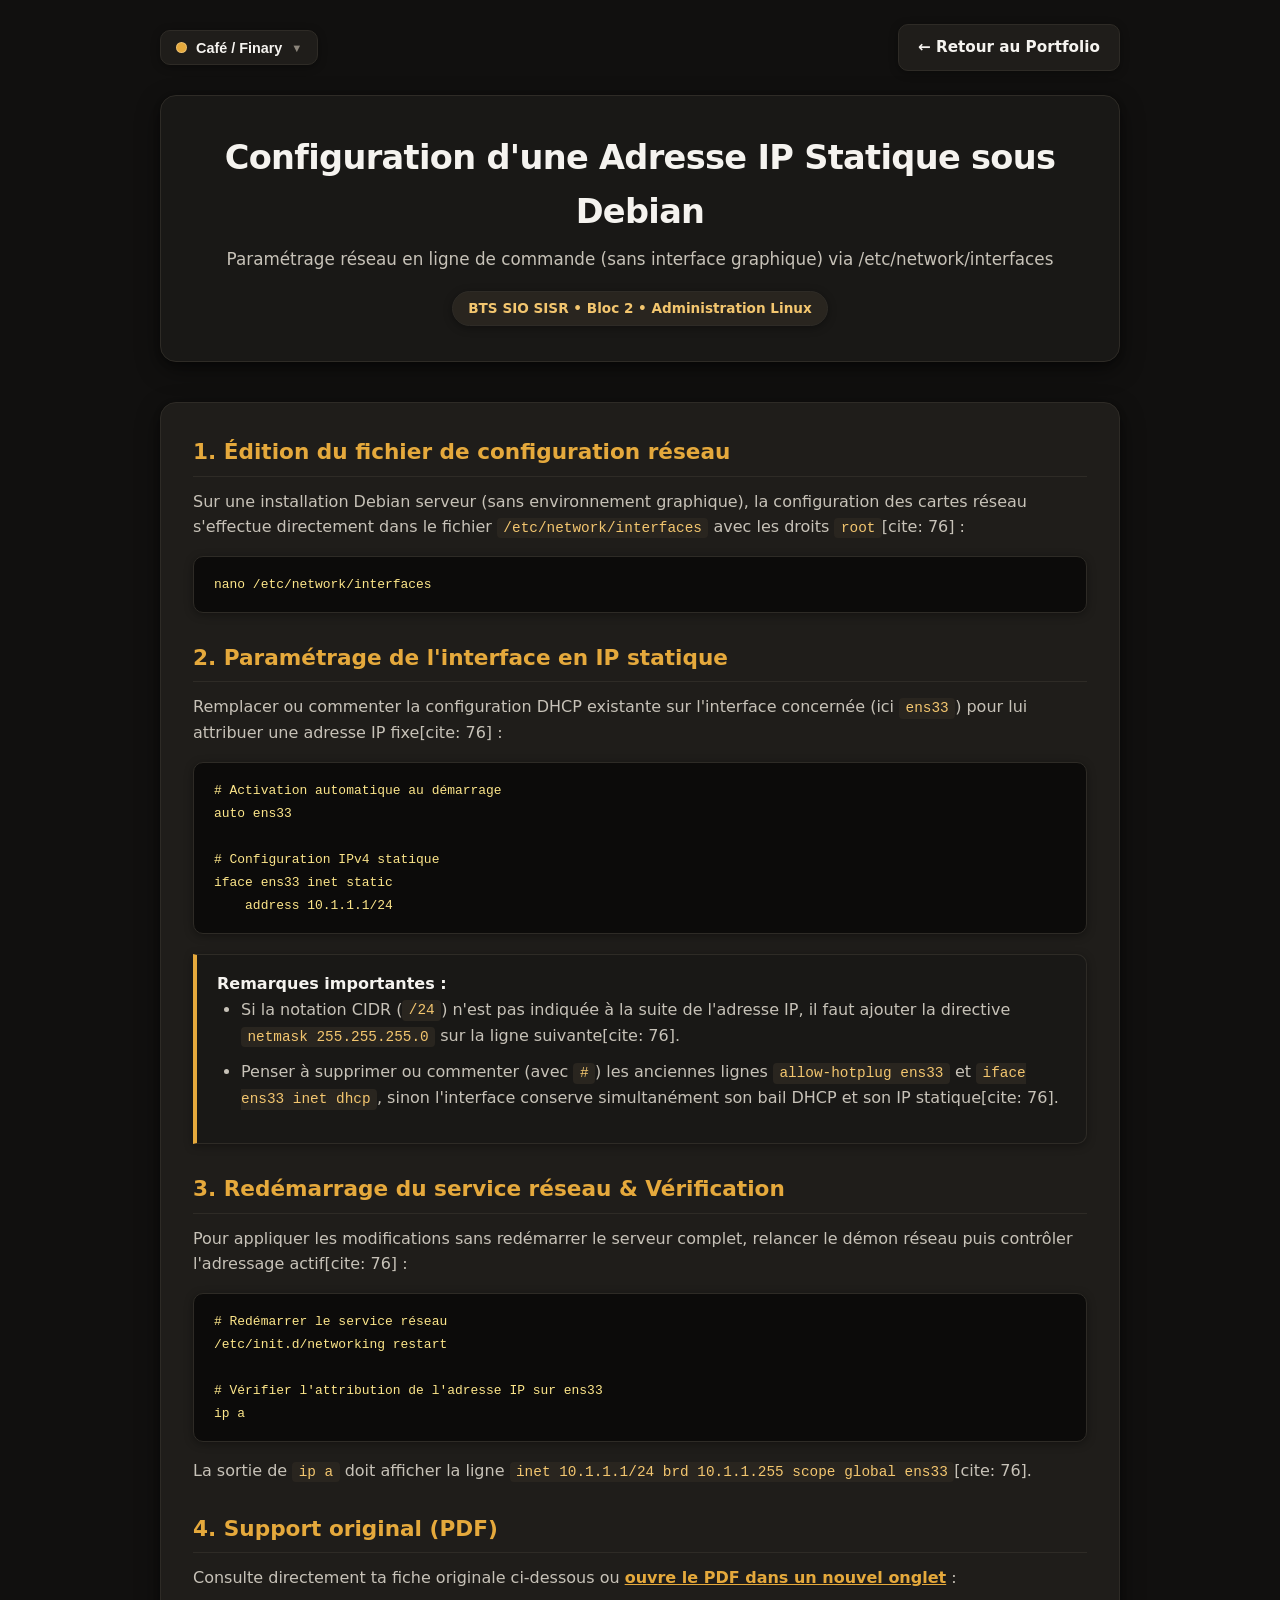
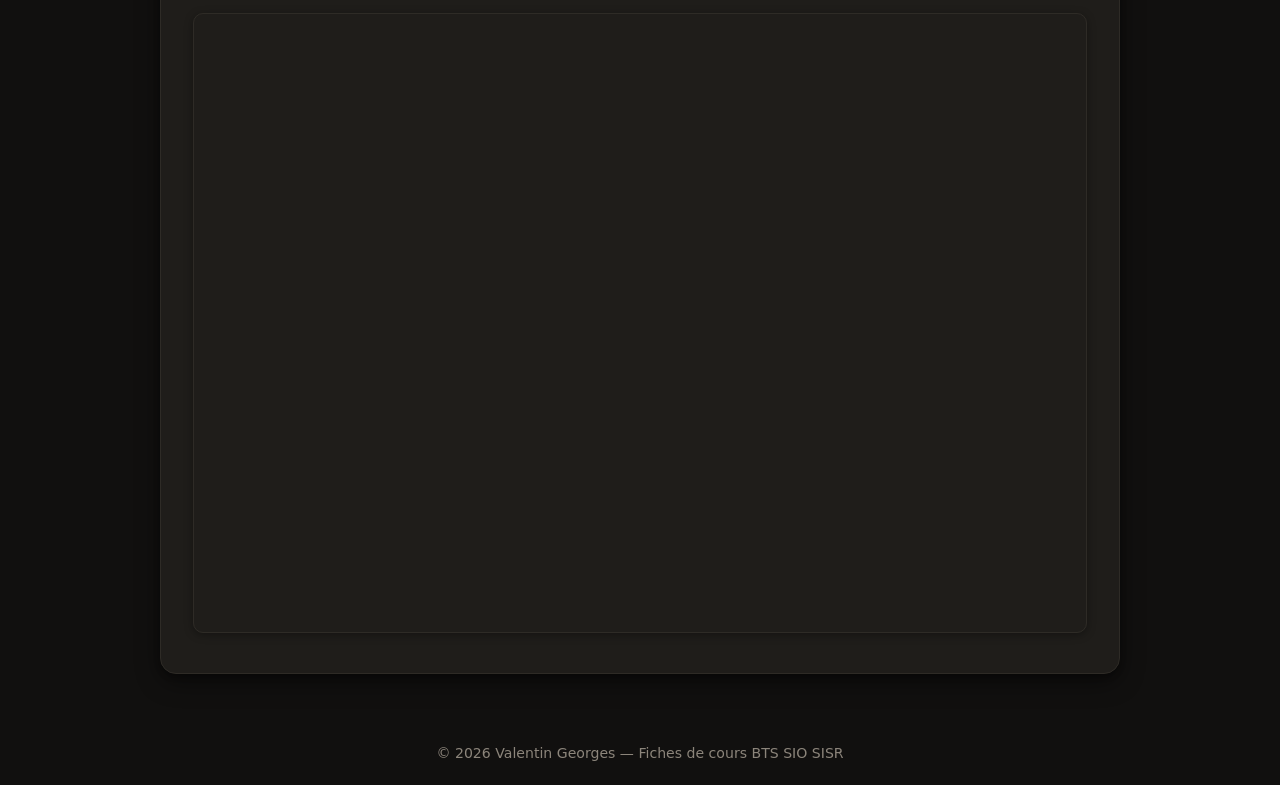
<file: cours/config-ip-statique-debian.html>
<!DOCTYPE html>
<html lang="fr">
<head>
    <meta charset="UTF-8">
    <meta name="viewport" content="width=device-width, initial-scale=1.0">
    <title>Configuration IP Statique sous Debian (CLI) | Valentin Georges</title>
    <link rel="stylesheet" href="../style.css">
    <script src="../theme.js"></script>

</head>
<body>

    <div class="container">
        <nav class="nav-barre">
            <a href="../index.html" class="btn btn-secondary">← Retour au Portfolio</a>
        </nav>

        <header>
            <h1>Configuration d'une Adresse IP Statique sous Debian</h1>
            <p>Paramétrage réseau en ligne de commande (sans interface graphique) via /etc/network/interfaces</p>
            <span class="badge-header">BTS SIO SISR • Bloc 2 • Administration Linux</span>
        </header>

        <main class="fiche-cours">

            <h2>1. Édition du fichier de configuration réseau</h2>
            <p>Sur une installation Debian serveur (sans environnement graphique), la configuration des cartes réseau s'effectue directement dans le fichier <code>/etc/network/interfaces</code> avec les droits <code>root</code>[cite: 76] :</p>
            <pre><code>nano /etc/network/interfaces</code></pre>

            <h2>2. Paramétrage de l'interface en IP statique</h2>
            <p>Remplacer ou commenter la configuration DHCP existante sur l'interface concernée (ici <code>ens33</code>) pour lui attribuer une adresse IP fixe[cite: 76] :</p>
            <pre><code># Activation automatique au démarrage
auto ens33

# Configuration IPv4 statique
iface ens33 inet static
    address 10.1.1.1/24</code></pre>

            <div class="encadre">
                <strong>Remarques importantes :</strong>
                <ul>
                    <li>Si la notation CIDR (<code>/24</code>) n'est pas indiquée à la suite de l'adresse IP, il faut ajouter la directive <code>netmask 255.255.255.0</code> sur la ligne suivante[cite: 76].</li>
                    <li>Penser à supprimer ou commenter (avec <code>#</code>) les anciennes lignes <code>allow-hotplug ens33</code> et <code>iface ens33 inet dhcp</code>, sinon l'interface conserve simultanément son bail DHCP et son IP statique[cite: 76].</li>
                </ul>
            </div>

            <h2>3. Redémarrage du service réseau & Vérification</h2>
            <p>Pour appliquer les modifications sans redémarrer le serveur complet, relancer le démon réseau puis contrôler l'adressage actif[cite: 76] :</p>
            <pre><code># Redémarrer le service réseau
/etc/init.d/networking restart

# Vérifier l'attribution de l'adresse IP sur ens33
ip a</code></pre>
            <p>La sortie de <code>ip a</code> doit afficher la ligne <code>inet 10.1.1.1/24 brd 10.1.1.255 scope global ens33</code>[cite: 76].</p>

            <h2>4. Support original (PDF)</h2>
            <p>Consulte directement ta fiche originale ci-dessous ou <a href="../docs/config-ip-statique-debian.pdf" target="_blank">ouvre le PDF dans un nouvel onglet</a> :</p>
            <iframe src="../docs/config-ip-statique-debian.pdf" class="pdf-cadre" title="Configuration adresse IP statique Debian"></iframe>

        </main>

        <footer>
            <p>© 2026 Valentin Georges — Fiches de cours BTS SIO SISR</p>
        </footer>
    </div>

</body>
</html>
</file>
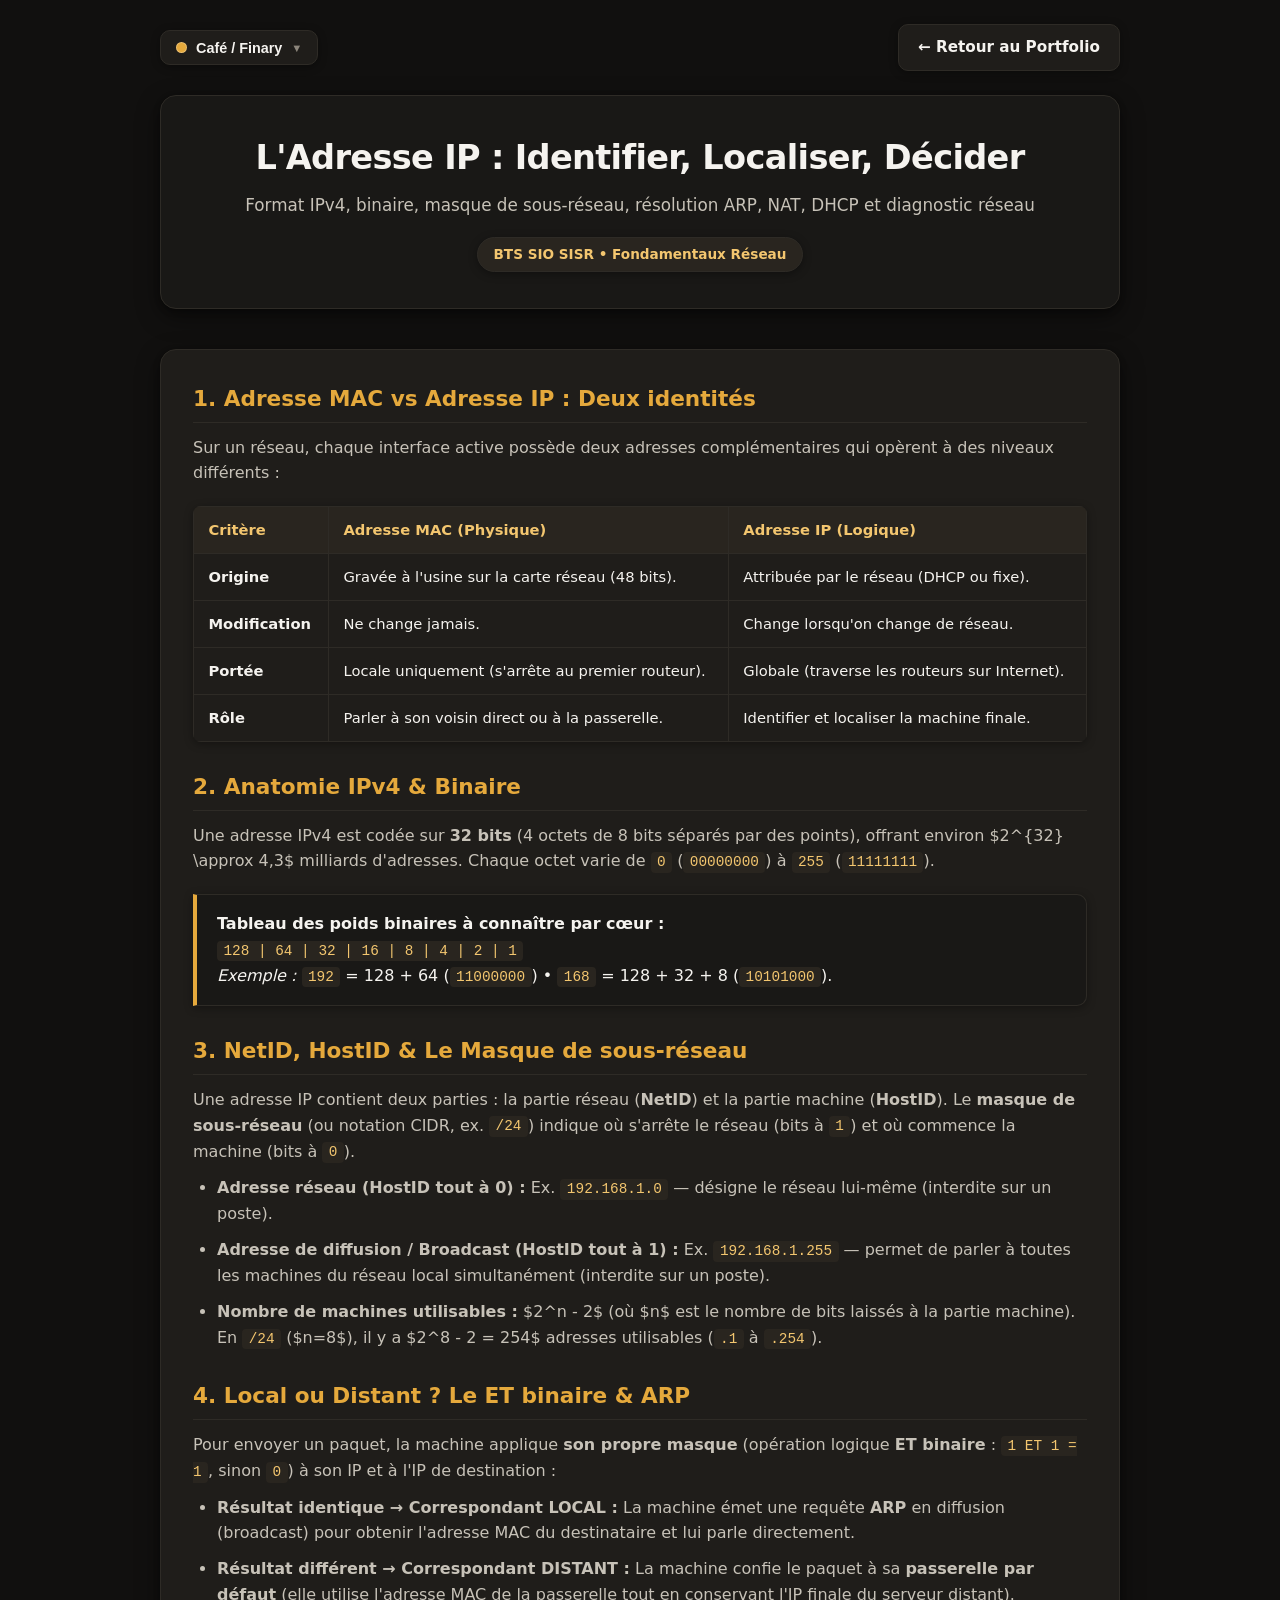
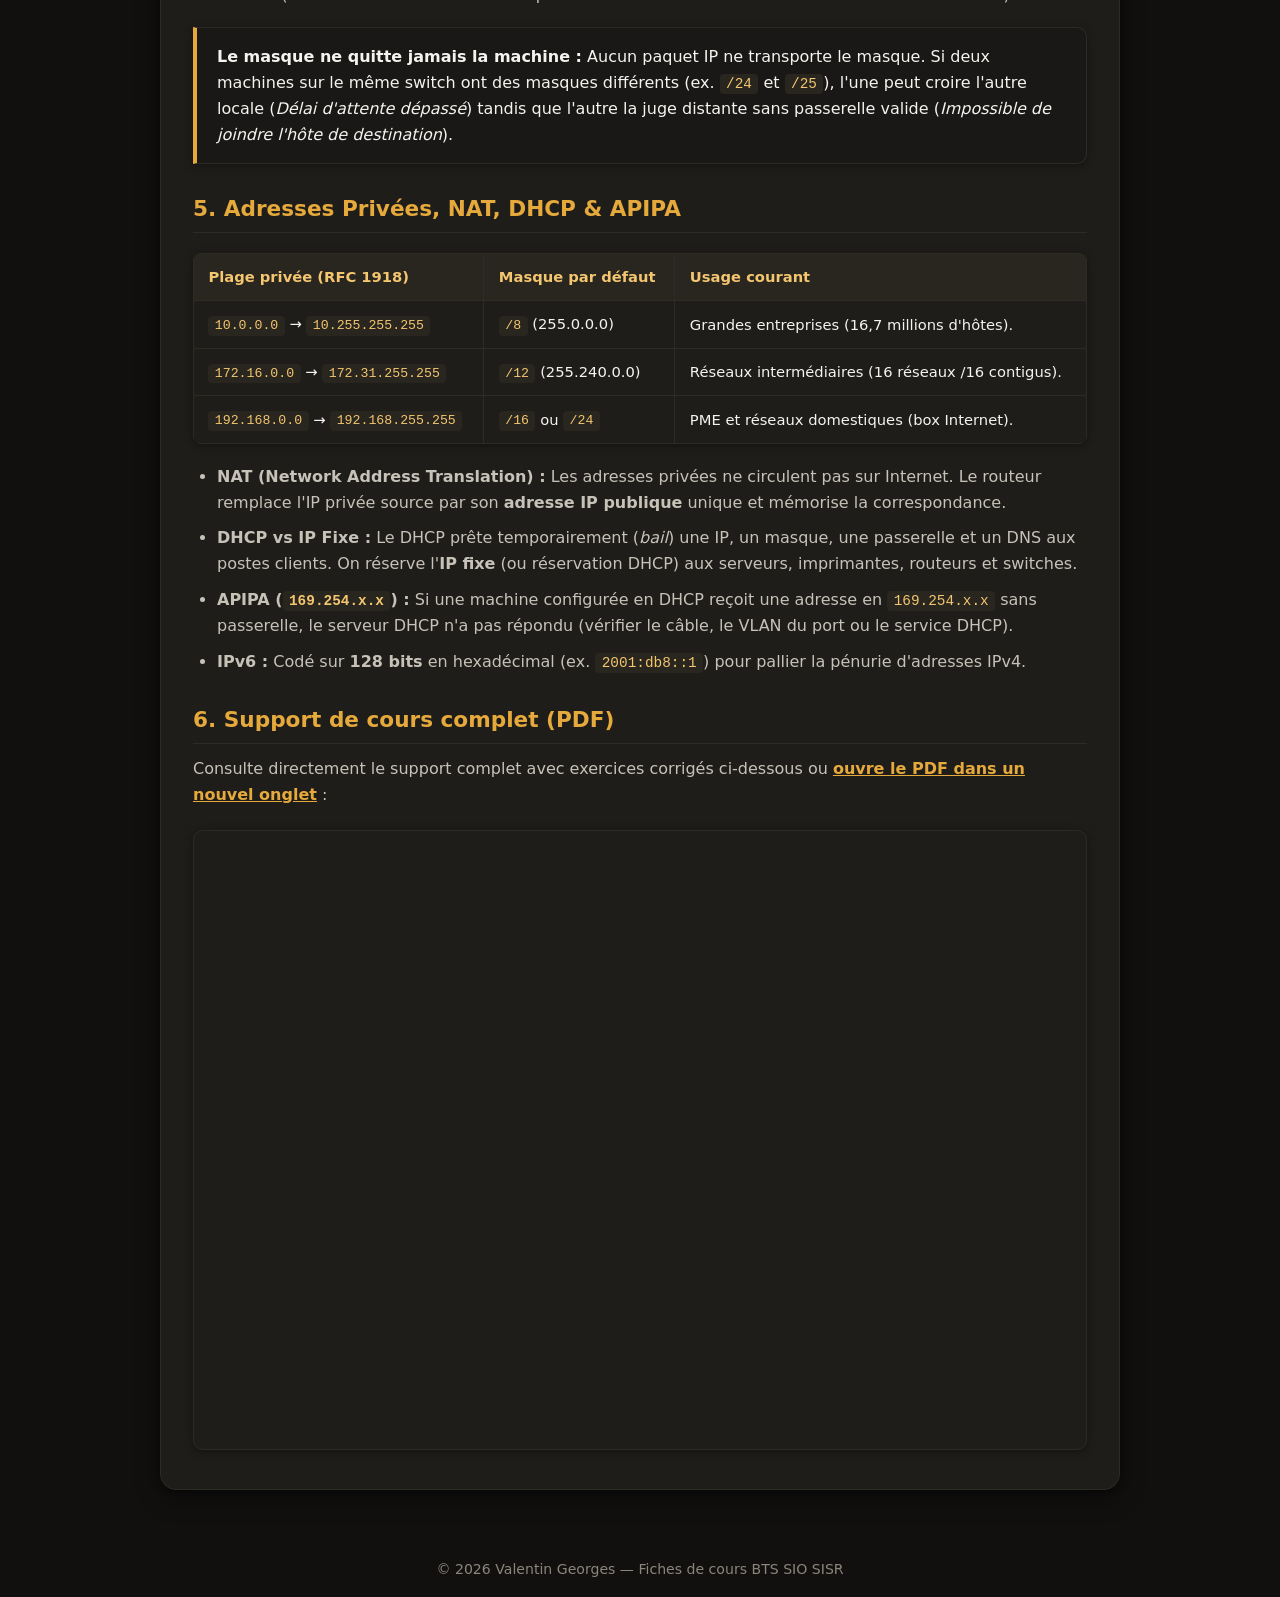
<file: cours/cours-adresse-ip.html>
<!DOCTYPE html>
<html lang="fr">
<head>
    <meta charset="UTF-8">
    <meta name="viewport" content="width=device-width, initial-scale=1.0">
    <title>Cours Réseau : L'Adresse IP (IPv4, Masque, ARP, DHCP) | Valentin Georges</title>
    <link rel="stylesheet" href="../style.css">
    <script src="../theme.js"></script>

</head>
<body>

    <div class="container">
        <nav class="nav-barre">
            <a href="../index.html" class="btn btn-secondary">← Retour au Portfolio</a>
        </nav>

        <header>
            <h1>L'Adresse IP : Identifier, Localiser, Décider</h1>
            <p>Format IPv4, binaire, masque de sous-réseau, résolution ARP, NAT, DHCP et diagnostic réseau</p>
            <span class="badge-header">BTS SIO SISR • Fondamentaux Réseau</span>
        </header>

        <main class="fiche-cours">

            <h2>1. Adresse MAC vs Adresse IP : Deux identités</h2>
            <p>Sur un réseau, chaque interface active possède deux adresses complémentaires qui opèrent à des niveaux différents :</p>
            <table>
                <thead>
                    <tr>
                        <th>Critère</th>
                        <th>Adresse MAC (Physique)</th>
                        <th>Adresse IP (Logique)</th>
                    </tr>
                </thead>
                <tbody>
                    <tr>
                        <td><strong>Origine</strong></td>
                        <td>Gravée à l'usine sur la carte réseau (48 bits).</td>
                        <td>Attribuée par le réseau (DHCP ou fixe).</td>
                    </tr>
                    <tr>
                        <td><strong>Modification</strong></td>
                        <td>Ne change jamais.</td>
                        <td>Change lorsqu'on change de réseau.</td>
                    </tr>
                    <tr>
                        <td><strong>Portée</strong></td>
                        <td>Locale uniquement (s'arrête au premier routeur).</td>
                        <td>Globale (traverse les routeurs sur Internet).</td>
                    </tr>
                    <tr>
                        <td><strong>Rôle</strong></td>
                        <td>Parler à son voisin direct ou à la passerelle.</td>
                        <td>Identifier et localiser la machine finale.</td>
                    </tr>
                </tbody>
            </table>

            <h2>2. Anatomie IPv4 & Binaire</h2>
            <p>Une adresse IPv4 est codée sur <strong>32 bits</strong> (4 octets de 8 bits séparés par des points), offrant environ $2^{32} \approx 4,3$ milliards d'adresses. Chaque octet varie de <code>0</code> (<code>00000000</code>) à <code>255</code> (<code>11111111</code>).</p>
            <div class="encadre">
                <strong>Tableau des poids binaires à connaître par cœur :</strong><br>
                <code>128 | 64 | 32 | 16 | 8 | 4 | 2 | 1</code><br>
                <em>Exemple :</em> <code>192</code> = 128 + 64 (<code>11000000</code>) • <code>168</code> = 128 + 32 + 8 (<code>10101000</code>).
            </div>

            <h2>3. NetID, HostID & Le Masque de sous-réseau</h2>
            <p>Une adresse IP contient deux parties : la partie réseau (<strong>NetID</strong>) et la partie machine (<strong>HostID</strong>). Le <strong>masque de sous-réseau</strong> (ou notation CIDR, ex. <code>/24</code>) indique où s'arrête le réseau (bits à <code>1</code>) et où commence la machine (bits à <code>0</code>).</p>

            <ul>
                <li><strong>Adresse réseau (HostID tout à 0) :</strong> Ex. <code>192.168.1.0</code> — désigne le réseau lui-même (interdite sur un poste).</li>
                <li><strong>Adresse de diffusion / Broadcast (HostID tout à 1) :</strong> Ex. <code>192.168.1.255</code> — permet de parler à toutes les machines du réseau local simultanément (interdite sur un poste).</li>
                <li><strong>Nombre de machines utilisables :</strong> $2^n - 2$ (où $n$ est le nombre de bits laissés à la partie machine). En <code>/24</code> ($n=8$), il y a $2^8 - 2 = 254$ adresses utilisables (<code>.1</code> à <code>.254</code>).</li>
            </ul>

            <h2>4. Local ou Distant ? Le ET binaire & ARP</h2>
            <p>Pour envoyer un paquet, la machine applique <strong>son propre masque</strong> (opération logique <strong>ET binaire</strong> : <code>1 ET 1 = 1</code>, sinon <code>0</code>) à son IP et à l'IP de destination :</p>
            <ul>
                <li><strong>Résultat identique → Correspondant LOCAL :</strong> La machine émet une requête <strong>ARP</strong> en diffusion (broadcast) pour obtenir l'adresse MAC du destinataire et lui parle directement.</li>
                <li><strong>Résultat différent → Correspondant DISTANT :</strong> La machine confie le paquet à sa <strong>passerelle par défaut</strong> (elle utilise l'adresse MAC de la passerelle tout en conservant l'IP finale du serveur distant).</li>
            </ul>
            <div class="encadre">
                <strong>Le masque ne quitte jamais la machine :</strong> Aucun paquet IP ne transporte le masque. Si deux machines sur le même switch ont des masques différents (ex. <code>/24</code> et <code>/25</code>), l'une peut croire l'autre locale (<em>Délai d'attente dépassé</em>) tandis que l'autre la juge distante sans passerelle valide (<em>Impossible de joindre l'hôte de destination</em>).
            </div>

            <h2>5. Adresses Privées, NAT, DHCP & APIPA</h2>
            <table>
                <thead>
                    <tr>
                        <th>Plage privée (RFC 1918)</th>
                        <th>Masque par défaut</th>
                        <th>Usage courant</th>
                    </tr>
                </thead>
                <tbody>
                    <tr>
                        <td><code>10.0.0.0</code> → <code>10.255.255.255</code></td>
                        <td><code>/8</code> (255.0.0.0)</td>
                        <td>Grandes entreprises (16,7 millions d'hôtes).</td>
                    </tr>
                    <tr>
                        <td><code>172.16.0.0</code> → <code>172.31.255.255</code></td>
                        <td><code>/12</code> (255.240.0.0)</td>
                        <td>Réseaux intermédiaires (16 réseaux /16 contigus).</td>
                    </tr>
                    <tr>
                        <td><code>192.168.0.0</code> → <code>192.168.255.255</code></td>
                        <td><code>/16</code> ou <code>/24</code></td>
                        <td>PME et réseaux domestiques (box Internet).</td>
                    </tr>
                </tbody>
            </table>

            <ul>
                <li><strong>NAT (Network Address Translation) :</strong> Les adresses privées ne circulent pas sur Internet. Le routeur remplace l'IP privée source par son <strong>adresse IP publique</strong> unique et mémorise la correspondance.</li>
                <li><strong>DHCP vs IP Fixe :</strong> Le DHCP prête temporairement (<em>bail</em>) une IP, un masque, une passerelle et un DNS aux postes clients. On réserve l'<strong>IP fixe</strong> (ou réservation DHCP) aux serveurs, imprimantes, routeurs et switches.</li>
                <li><strong>APIPA (<code>169.254.x.x</code>) :</strong> Si une machine configurée en DHCP reçoit une adresse en <code>169.254.x.x</code> sans passerelle, le serveur DHCP n'a pas répondu (vérifier le câble, le VLAN du port ou le service DHCP).</li>
                <li><strong>IPv6 :</strong> Codé sur <strong>128 bits</strong> en hexadécimal (ex. <code>2001:db8::1</code>) pour pallier la pénurie d'adresses IPv4.</li>
            </ul>

            <h2>6. Support de cours complet (PDF)</h2>
            <p>Consulte directement le support complet avec exercices corrigés ci-dessous ou <a href="../docs/cours-adresse-ip.pdf" target="_blank">ouvre le PDF dans un nouvel onglet</a> :</p>
            <iframe src="../docs/cours-adresse-ip.pdf" class="pdf-cadre" title="Cours Adresse IP BTS SIO SISR"></iframe>

        </main>

        <footer>
            <p>© 2026 Valentin Georges — Fiches de cours BTS SIO SISR</p>
        </footer>
    </div>

</body>
</html>
</file>
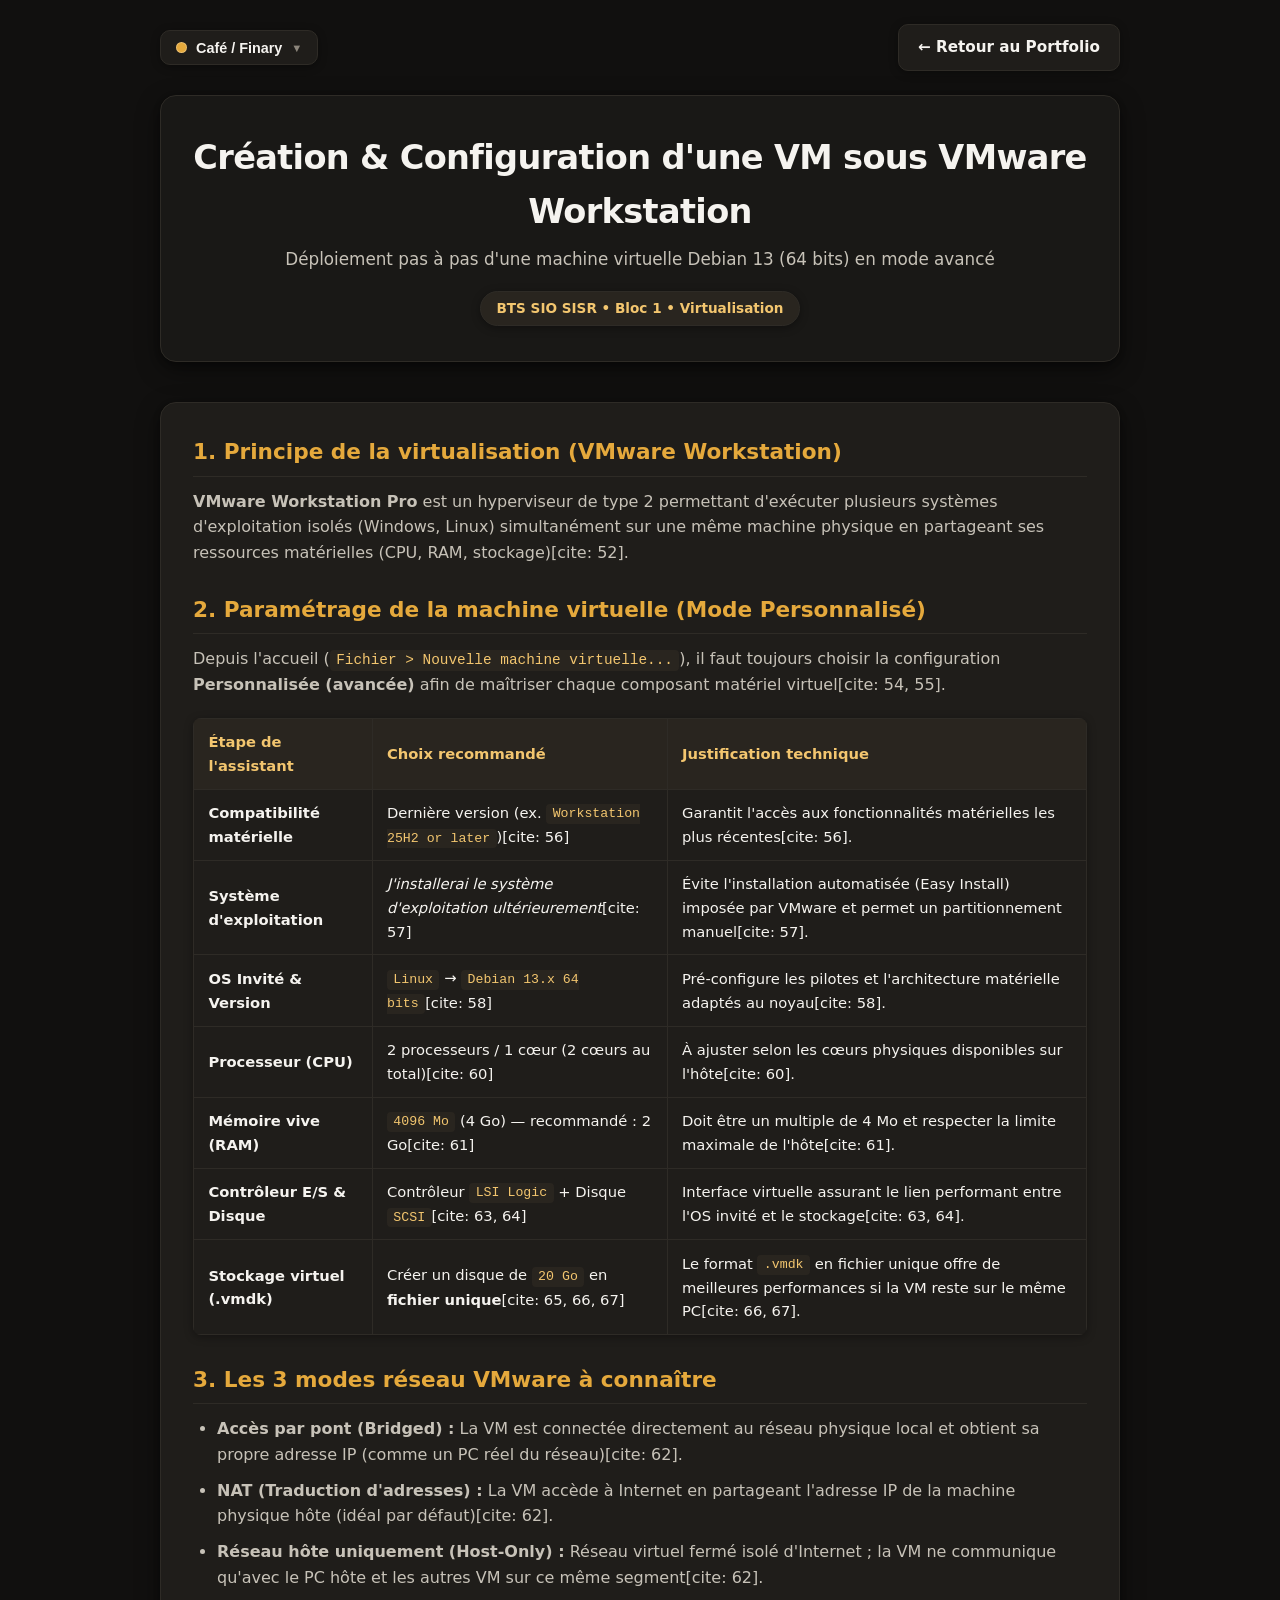
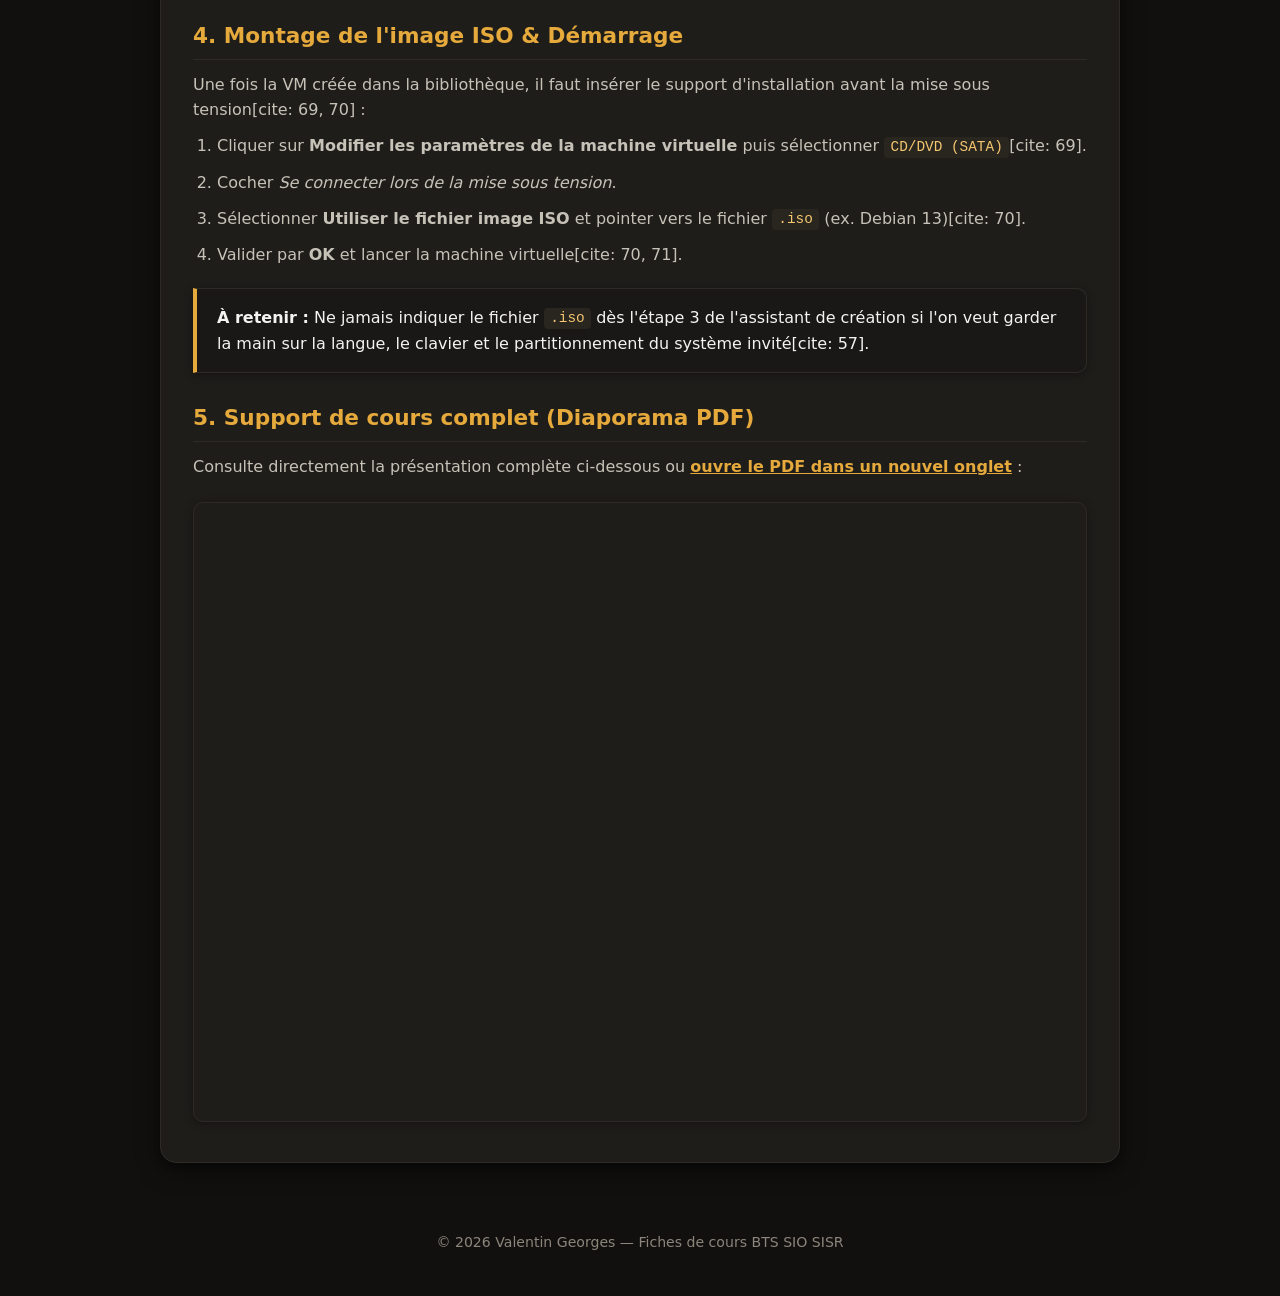
<file: cours/installation-vm-vmware.html>
<!DOCTYPE html>
<html lang="fr">
<head>
    <meta charset="UTF-8">
    <meta name="viewport" content="width=device-width, initial-scale=1.0">
    <title>Installation d'une VM sur VMware Workstation | Valentin Georges</title>
    <link rel="stylesheet" href="../style.css">
    <script src="../theme.js"></script>

</head>
<body>

    <div class="container">
        <nav class="nav-barre">
            <a href="../index.html" class="btn btn-secondary">← Retour au Portfolio</a>
        </nav>

        <header>
            <h1>Création & Configuration d'une VM sous VMware Workstation</h1>
            <p>Déploiement pas à pas d'une machine virtuelle Debian 13 (64 bits) en mode avancé</p>
            <span class="badge-header">BTS SIO SISR • Bloc 1 • Virtualisation</span>
        </header>

        <main class="fiche-cours">

            <h2>1. Principe de la virtualisation (VMware Workstation)</h2>
            <p><strong>VMware Workstation Pro</strong> est un hyperviseur de type 2 permettant d'exécuter plusieurs systèmes d'exploitation isolés (Windows, Linux) simultanément sur une même machine physique en partageant ses ressources matérielles (CPU, RAM, stockage)[cite: 52].</p>

            <h2>2. Paramétrage de la machine virtuelle (Mode Personnalisé)</h2>
            <p>Depuis l'accueil (<code>Fichier &gt; Nouvelle machine virtuelle...</code>), il faut toujours choisir la configuration <strong>Personnalisée (avancée)</strong> afin de maîtriser chaque composant matériel virtuel[cite: 54, 55].</p>

            <table>
                <thead>
                    <tr>
                        <th>Étape de l'assistant</th>
                        <th>Choix recommandé</th>
                        <th>Justification technique</th>
                    </tr>
                </thead>
                <tbody>
                    <tr>
                        <td><strong>Compatibilité matérielle</strong></td>
                        <td>Dernière version (ex. <code>Workstation 25H2 or later</code>)[cite: 56]</td>
                        <td>Garantit l'accès aux fonctionnalités matérielles les plus récentes[cite: 56].</td>
                    </tr>
                    <tr>
                        <td><strong>Système d'exploitation</strong></td>
                        <td><em>J'installerai le système d'exploitation ultérieurement</em>[cite: 57]</td>
                        <td>Évite l'installation automatisée (Easy Install) imposée par VMware et permet un partitionnement manuel[cite: 57].</td>
                    </tr>
                    <tr>
                        <td><strong>OS Invité & Version</strong></td>
                        <td><code>Linux</code> → <code>Debian 13.x 64 bits</code>[cite: 58]</td>
                        <td>Pré-configure les pilotes et l'architecture matérielle adaptés au noyau[cite: 58].</td>
                    </tr>
                    <tr>
                        <td><strong>Processeur (CPU)</strong></td>
                        <td>2 processeurs / 1 cœur (2 cœurs au total)[cite: 60]</td>
                        <td>À ajuster selon les cœurs physiques disponibles sur l'hôte[cite: 60].</td>
                    </tr>
                    <tr>
                        <td><strong>Mémoire vive (RAM)</strong></td>
                        <td><code>4096 Mo</code> (4 Go) — recommandé : 2 Go[cite: 61]</td>
                        <td>Doit être un multiple de 4 Mo et respecter la limite maximale de l'hôte[cite: 61].</td>
                    </tr>
                    <tr>
                        <td><strong>Contrôleur E/S & Disque</strong></td>
                        <td>Contrôleur <code>LSI Logic</code> + Disque <code>SCSI</code>[cite: 63, 64]</td>
                        <td>Interface virtuelle assurant le lien performant entre l'OS invité et le stockage[cite: 63, 64].</td>
                    </tr>
                    <tr>
                        <td><strong>Stockage virtuel (.vmdk)</strong></td>
                        <td>Créer un disque de <code>20 Go</code> en <strong>fichier unique</strong>[cite: 65, 66, 67]</td>
                        <td>Le format <code>.vmdk</code> en fichier unique offre de meilleures performances si la VM reste sur le même PC[cite: 66, 67].</td>
                    </tr>
                </tbody>
            </table>

            <h2>3. Les 3 modes réseau VMware à connaître</h2>
            <ul>
                <li><strong>Accès par pont (Bridged) :</strong> La VM est connectée directement au réseau physique local et obtient sa propre adresse IP (comme un PC réel du réseau)[cite: 62].</li>
                <li><strong>NAT (Traduction d'adresses) :</strong> La VM accède à Internet en partageant l'adresse IP de la machine physique hôte (idéal par défaut)[cite: 62].</li>
                <li><strong>Réseau hôte uniquement (Host-Only) :</strong> Réseau virtuel fermé isolé d'Internet ; la VM ne communique qu'avec le PC hôte et les autres VM sur ce même segment[cite: 62].</li>
            </ul>

            <h2>4. Montage de l'image ISO & Démarrage</h2>
            <p>Une fois la VM créée dans la bibliothèque, il faut insérer le support d'installation avant la mise sous tension[cite: 69, 70] :</p>
            <ol>
                <li>Cliquer sur <strong>Modifier les paramètres de la machine virtuelle</strong> puis sélectionner <code>CD/DVD (SATA)</code>[cite: 69].</li>
                <li>Cocher <em>Se connecter lors de la mise sous tension</em>.</li>
                <li>Sélectionner <strong>Utiliser le fichier image ISO</strong> et pointer vers le fichier <code>.iso</code> (ex. Debian 13)[cite: 70].</li>
                <li>Valider par <strong>OK</strong> et lancer la machine virtuelle[cite: 70, 71].</li>
            </ol>

            <div class="encadre">
                <strong>À retenir :</strong> Ne jamais indiquer le fichier <code>.iso</code> dès l'étape 3 de l'assistant de création si l'on veut garder la main sur la langue, le clavier et le partitionnement du système invité[cite: 57].
            </div>

            <h2>5. Support de cours complet (Diaporama PDF)</h2>
            <p>Consulte directement la présentation complète ci-dessous ou <a href="../docs/installation-vm-vmware.pdf" target="_blank">ouvre le PDF dans un nouvel onglet</a> :</p>
            <iframe src="../docs/installation-vm-vmware.pdf" class="pdf-cadre" title="Présentation Installation VM VMware Workstation"></iframe>

        </main>

        <footer>
            <p>© 2026 Valentin Georges — Fiches de cours BTS SIO SISR</p>
        </footer>
    </div>

</body>
</html>
</file>
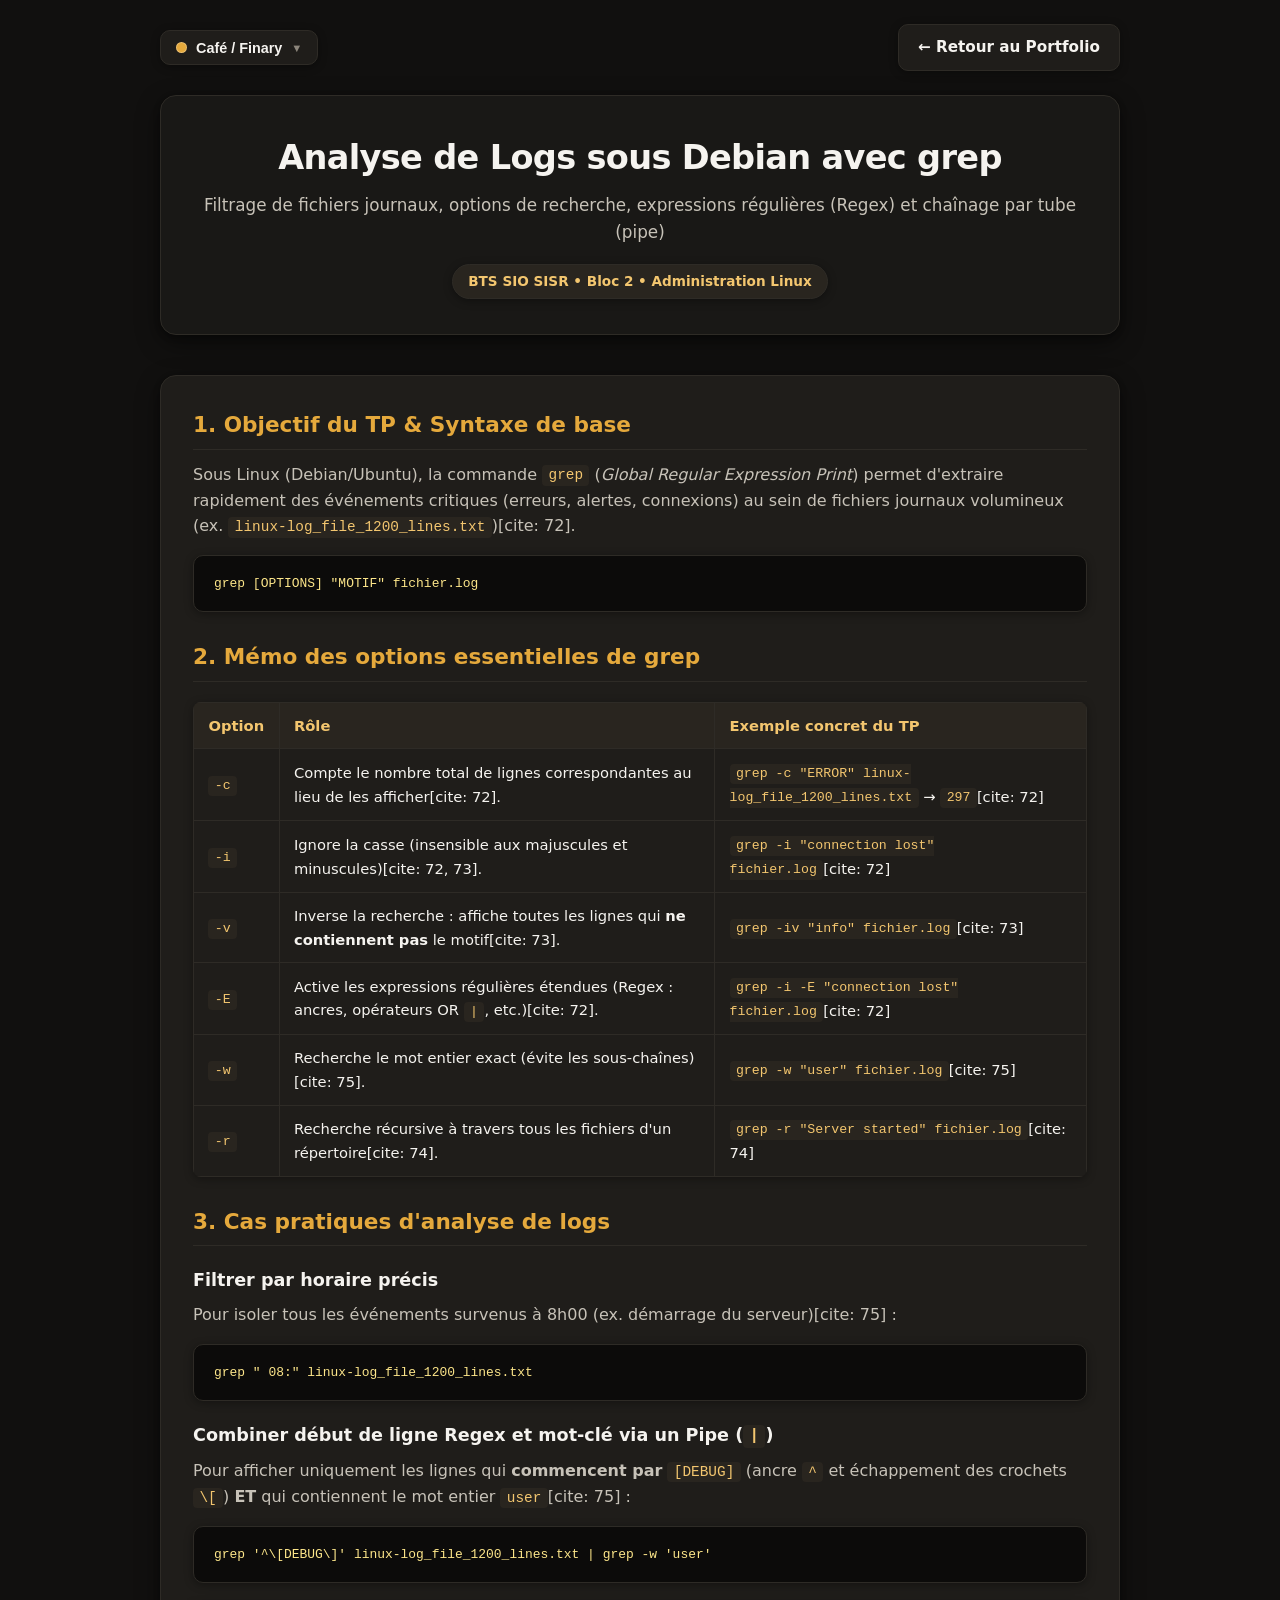
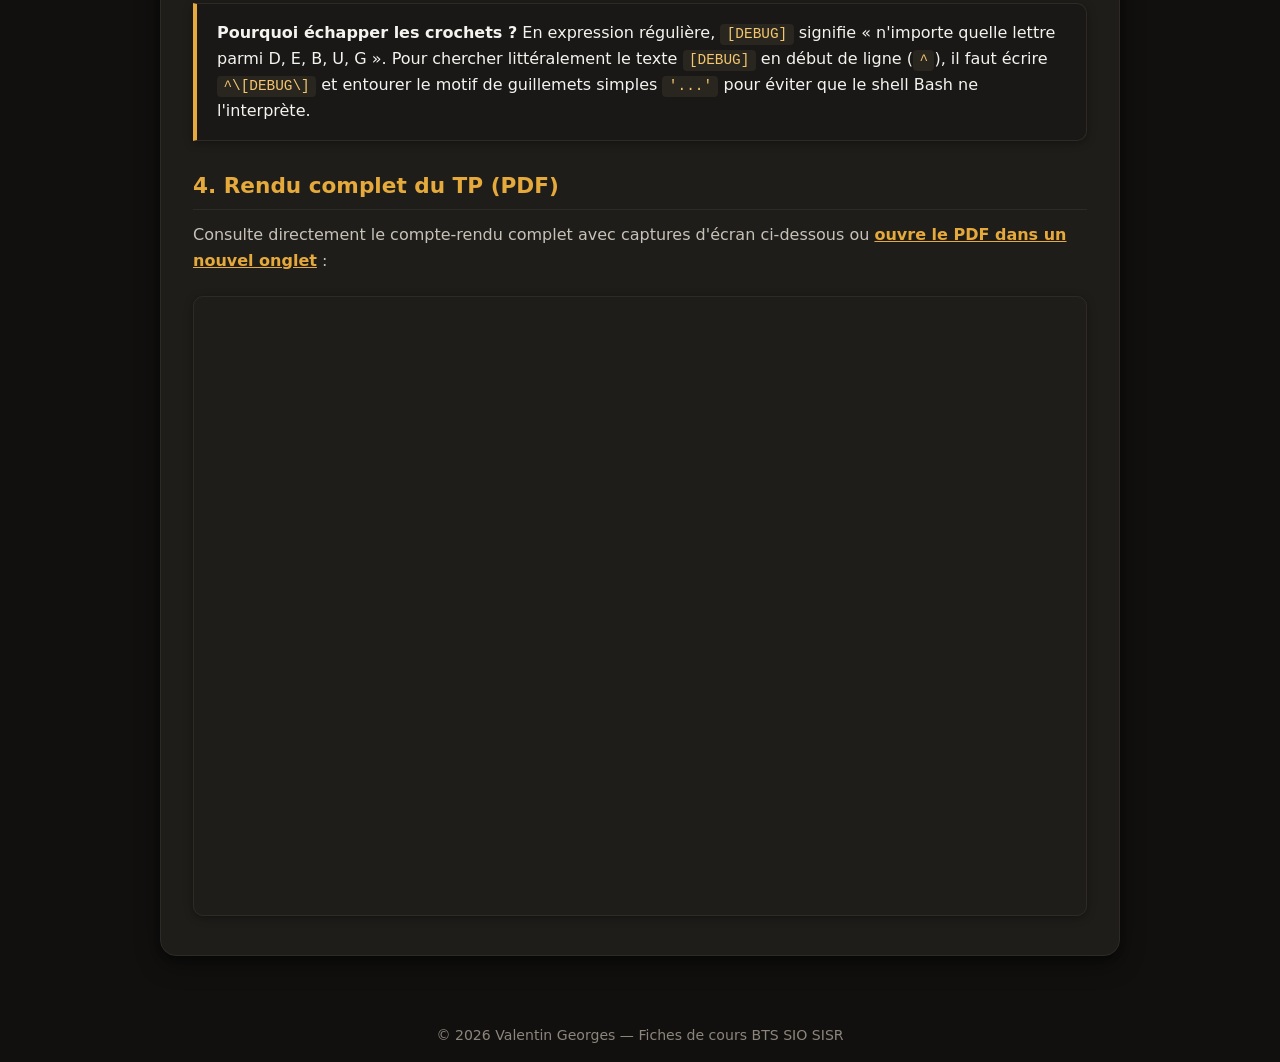
<file: cours/tp-debian-grep.html>
<!DOCTYPE html>
<html lang="fr">
<head>
    <meta charset="UTF-8">
    <meta name="viewport" content="width=device-width, initial-scale=1.0">
    <title>TP Linux Debian : Analyse de Logs avec grep | Valentin Georges</title>
    <link rel="stylesheet" href="../style.css">
    <script src="../theme.js"></script>

</head>
<body>

    <div class="container">
        <nav class="nav-barre">
            <a href="../index.html" class="btn btn-secondary">← Retour au Portfolio</a>
        </nav>

        <header>
            <h1>Analyse de Logs sous Debian avec grep</h1>
            <p>Filtrage de fichiers journaux, options de recherche, expressions régulières (Regex) et chaînage par tube (pipe)</p>
            <span class="badge-header">BTS SIO SISR • Bloc 2 • Administration Linux</span>
        </header>

        <main class="fiche-cours">

            <h2>1. Objectif du TP & Syntaxe de base</h2>
            <p>Sous Linux (Debian/Ubuntu), la commande <code>grep</code> (<em>Global Regular Expression Print</em>) permet d'extraire rapidement des événements critiques (erreurs, alertes, connexions) au sein de fichiers journaux volumineux (ex. <code>linux-log_file_1200_lines.txt</code>)[cite: 72].</p>
            <pre><code>grep [OPTIONS] "MOTIF" fichier.log</code></pre>

            <h2>2. Mémo des options essentielles de grep</h2>
            <table>
                <thead>
                    <tr>
                        <th>Option</th>
                        <th>Rôle</th>
                        <th>Exemple concret du TP</th>
                    </tr>
                </thead>
                <tbody>
                    <tr>
                        <td><code>-c</code></td>
                        <td>Compte le nombre total de lignes correspondantes au lieu de les afficher[cite: 72].</td>
                        <td><code>grep -c "ERROR" linux-log_file_1200_lines.txt</code> → <code>297</code>[cite: 72]</td>
                    </tr>
                    <tr>
                        <td><code>-i</code></td>
                        <td>Ignore la casse (insensible aux majuscules et minuscules)[cite: 72, 73].</td>
                        <td><code>grep -i "connection lost" fichier.log</code>[cite: 72]</td>
                    </tr>
                    <tr>
                        <td><code>-v</code></td>
                        <td>Inverse la recherche : affiche toutes les lignes qui <strong>ne contiennent pas</strong> le motif[cite: 73].</td>
                        <td><code>grep -iv "info" fichier.log</code>[cite: 73]</td>
                    </tr>
                    <tr>
                        <td><code>-E</code></td>
                        <td>Active les expressions régulières étendues (Regex : ancres, opérateurs OR <code>|</code>, etc.)[cite: 72].</td>
                        <td><code>grep -i -E "connection lost" fichier.log</code>[cite: 72]</td>
                    </tr>
                    <tr>
                        <td><code>-w</code></td>
                        <td>Recherche le mot entier exact (évite les sous-chaînes)[cite: 75].</td>
                        <td><code>grep -w "user" fichier.log</code>[cite: 75]</td>
                    </tr>
                    <tr>
                        <td><code>-r</code></td>
                        <td>Recherche récursive à travers tous les fichiers d'un répertoire[cite: 74].</td>
                        <td><code>grep -r "Server started" fichier.log</code>[cite: 74]</td>
                    </tr>
                </tbody>
            </table>

            <h2>3. Cas pratiques d'analyse de logs</h2>

            <h3>Filtrer par horaire précis</h3>
            <p>Pour isoler tous les événements survenus à 8h00 (ex. démarrage du serveur)[cite: 75] :</p>
            <pre><code>grep " 08:" linux-log_file_1200_lines.txt</code></pre>

            <h3>Combiner début de ligne Regex et mot-clé via un Pipe (<code>|</code>)</h3>
            <p>Pour afficher uniquement les lignes qui <strong>commencent par</strong> <code>[DEBUG]</code> (ancre <code>^</code> et échappement des crochets <code>\[</code>) <strong>ET</strong> qui contiennent le mot entier <code>user</code>[cite: 75] :</p>
            <pre><code>grep '^\[DEBUG\]' linux-log_file_1200_lines.txt | grep -w 'user'</code></pre>

            <div class="encadre">
                <strong>Pourquoi échapper les crochets ?</strong> En expression régulière, <code>[DEBUG]</code> signifie « n'importe quelle lettre parmi D, E, B, U, G ». Pour chercher littéralement le texte <code>[DEBUG]</code> en début de ligne (<code>^</code>), il faut écrire <code>^\[DEBUG\]</code> et entourer le motif de guillemets simples <code>'...'</code> pour éviter que le shell Bash ne l'interprète.
            </div>

            <h2>4. Rendu complet du TP (PDF)</h2>
            <p>Consulte directement le compte-rendu complet avec captures d'écran ci-dessous ou <a href="../docs/tp-debian-grep.pdf" target="_blank">ouvre le PDF dans un nouvel onglet</a> :</p>
            <iframe src="../docs/tp-debian-grep.pdf" class="pdf-cadre" title="Rendu TP Debian grep"></iframe>

        </main>

        <footer>
            <p>© 2026 Valentin Georges — Fiches de cours BTS SIO SISR</p>
        </footer>
    </div>

</body>
</html>
</file>
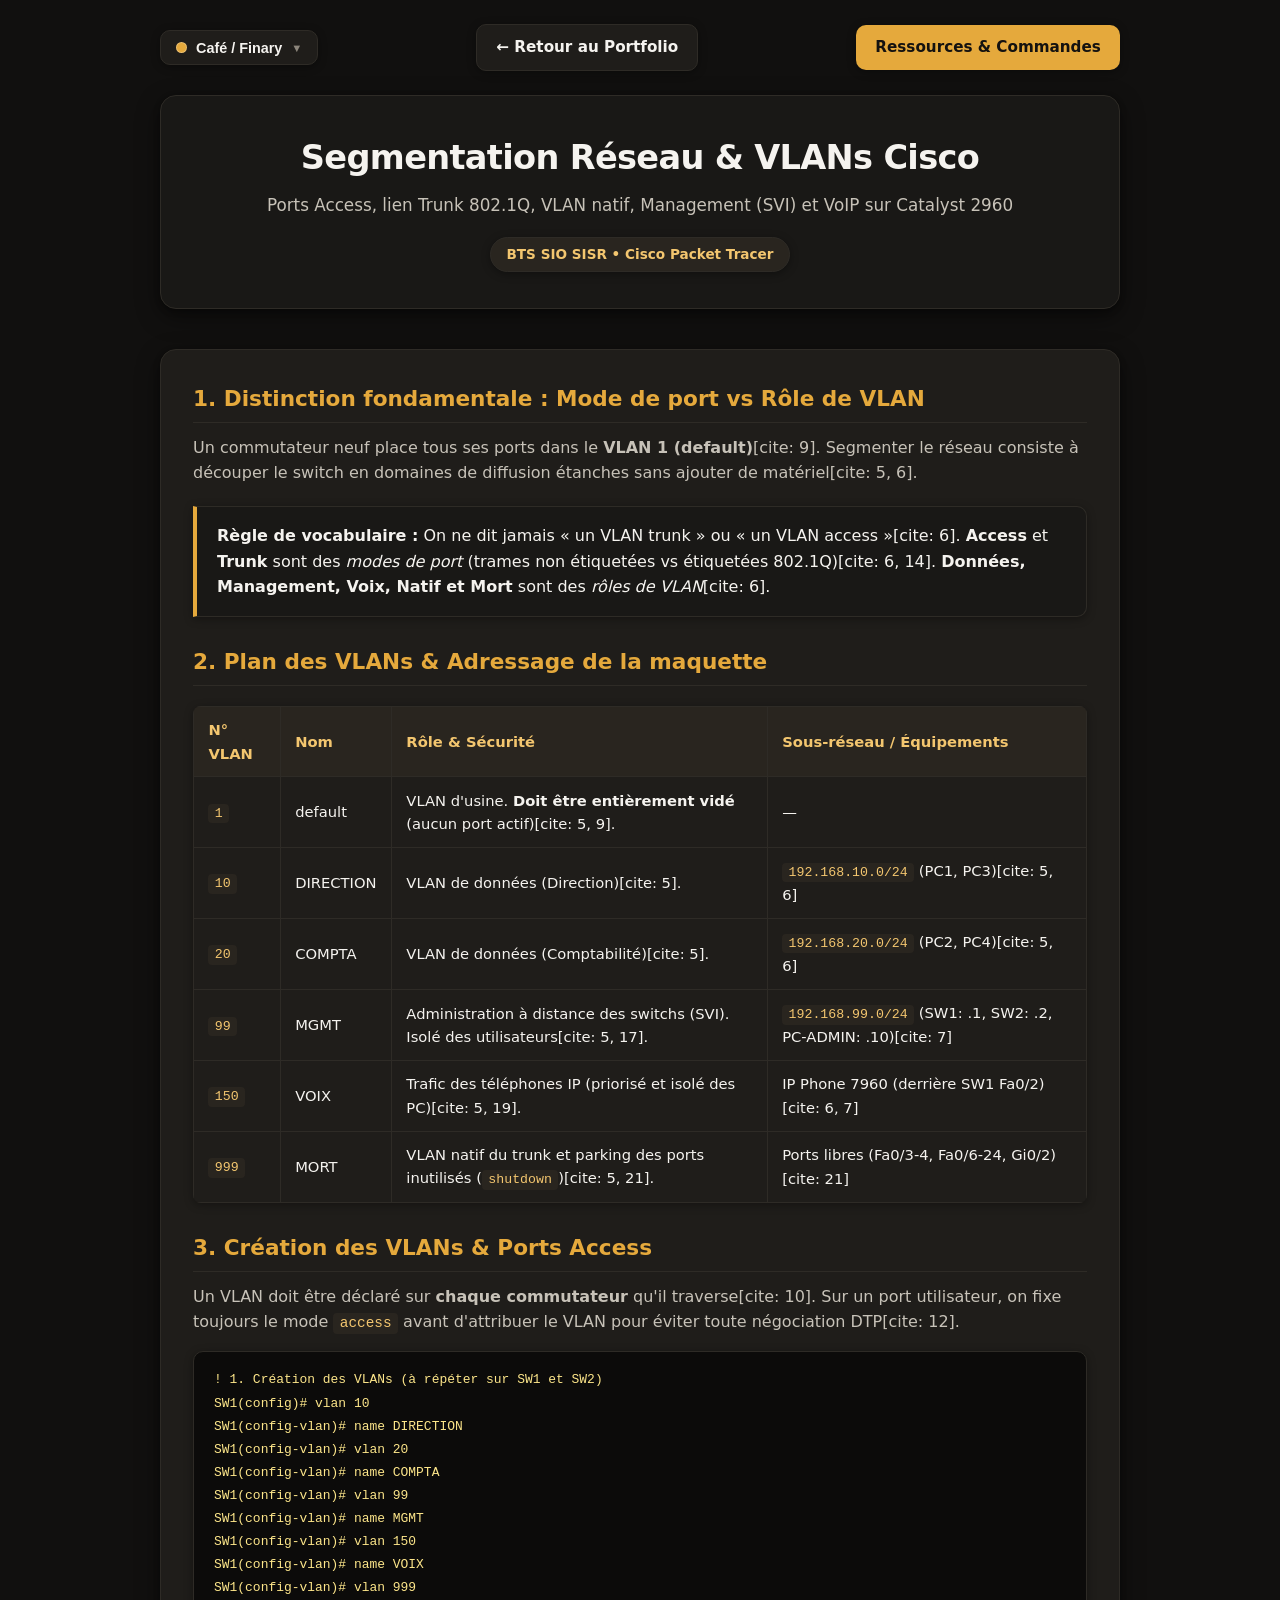
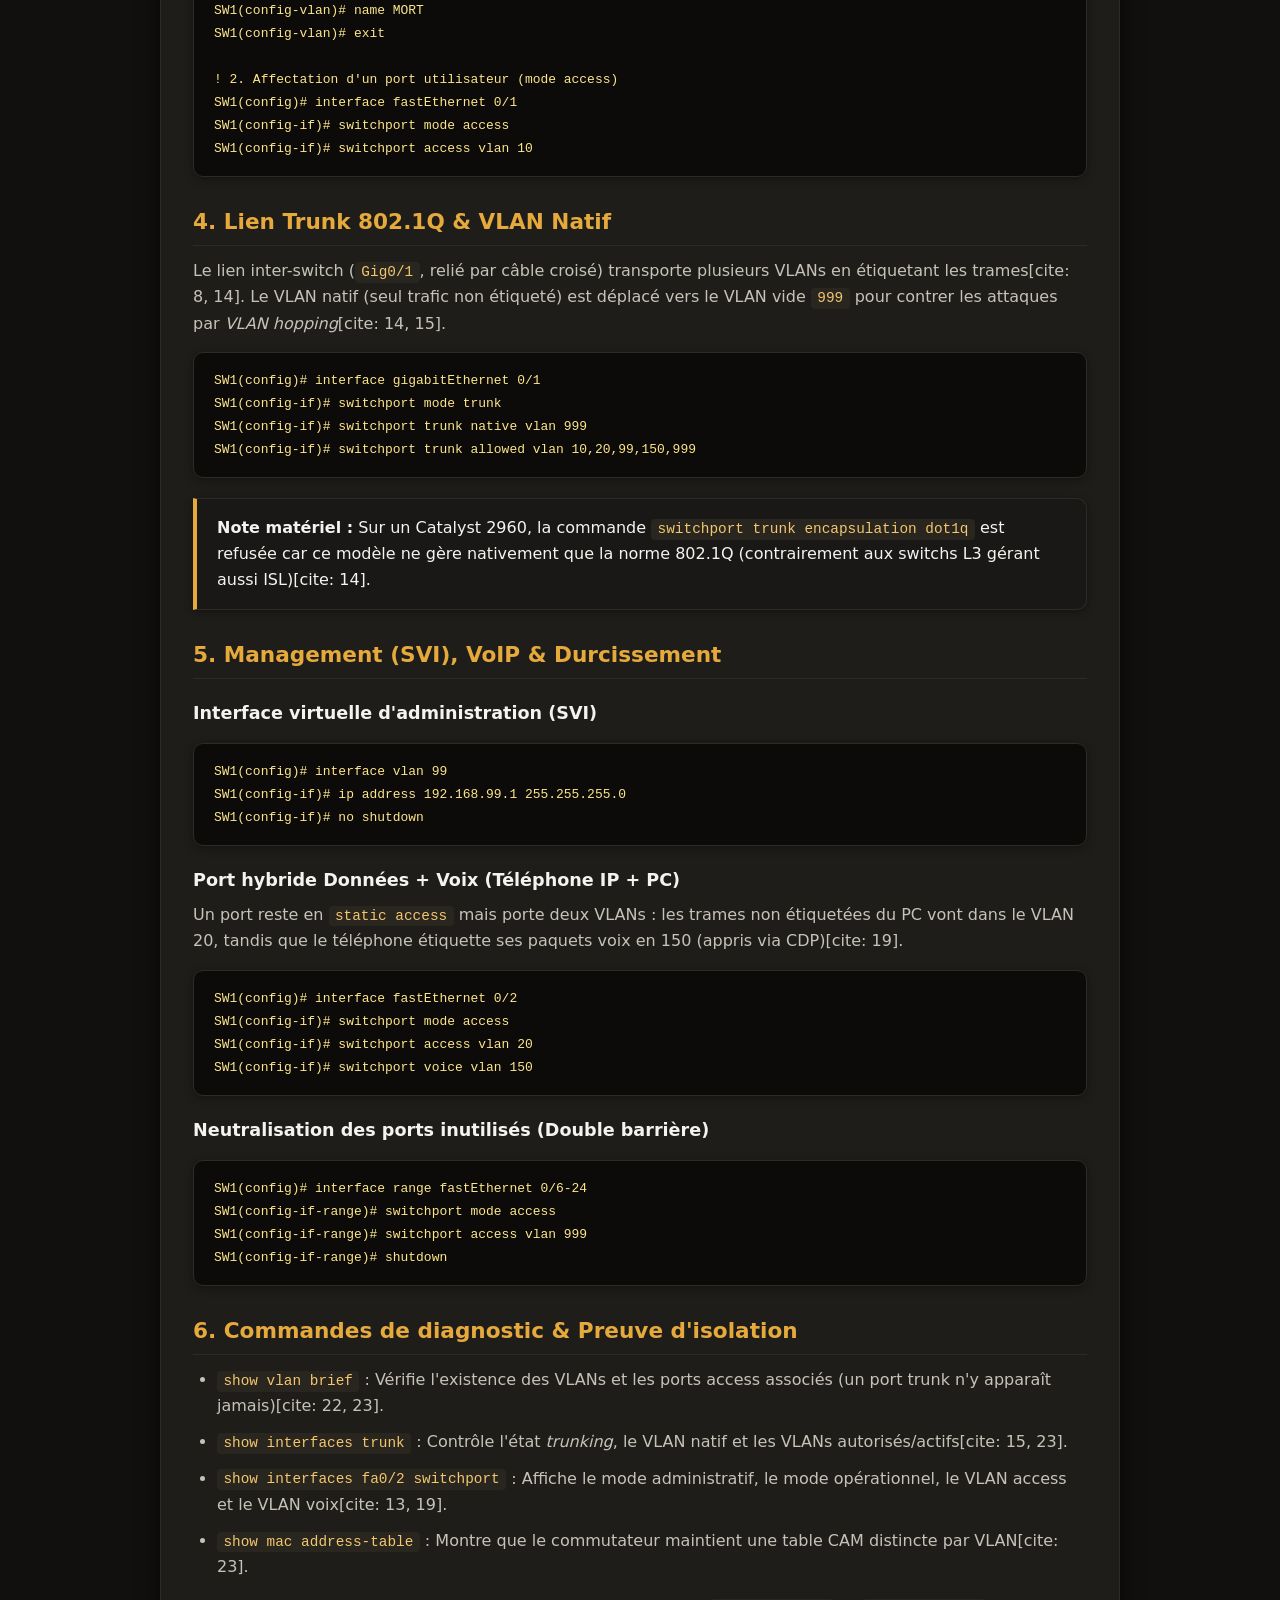
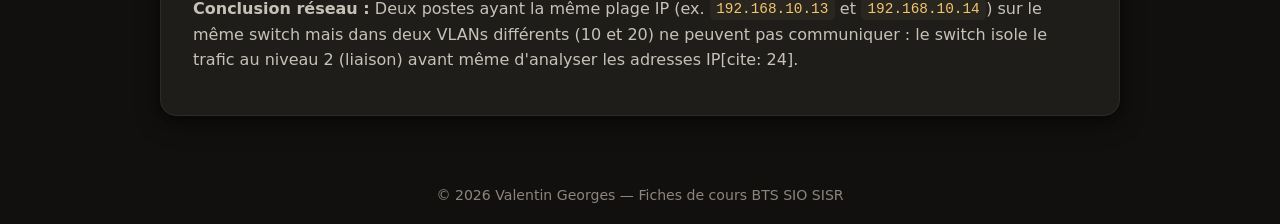
<file: cours/tp-vlan-cisco1.html>
<!DOCTYPE html>
<html lang="fr">
<head>
    <meta charset="UTF-8">
    <meta name="viewport" content="width=device-width, initial-scale=1.0">
    <title>TP VLANs sur Commutateurs Cisco | Valentin Georges</title>
    <link rel="stylesheet" href="../style.css">
    <script src="../theme.js"></script>

</head>
<body>

    <div class="container">
        <nav class="nav-barre">
            <a href="../index.html" class="btn btn-secondary">← Retour au Portfolio</a>
            <a href="../ressources.html" class="btn btn-primary">Ressources & Commandes</a>
        </nav>

        <header>
            <h1>Segmentation Réseau & VLANs Cisco</h1>
            <p>Ports Access, lien Trunk 802.1Q, VLAN natif, Management (SVI) et VoIP sur Catalyst 2960</p>
            <span class="badge-header">BTS SIO SISR • Cisco Packet Tracer</span>
        </header>

        <main class="fiche-cours">

            <h2>1. Distinction fondamentale : Mode de port vs Rôle de VLAN</h2>
            <p>Un commutateur neuf place tous ses ports dans le <strong>VLAN 1 (default)</strong>[cite: 9]. Segmenter le réseau consiste à découper le switch en domaines de diffusion étanches sans ajouter de matériel[cite: 5, 6].</p>
            <div class="encadre">
                <strong>Règle de vocabulaire :</strong> On ne dit jamais « un VLAN trunk » ou « un VLAN access »[cite: 6]. <strong>Access</strong> et <strong>Trunk</strong> sont des <em>modes de port</em> (trames non étiquetées vs étiquetées 802.1Q)[cite: 6, 14]. <strong>Données, Management, Voix, Natif et Mort</strong> sont des <em>rôles de VLAN</em>[cite: 6].
            </div>

            <h2>2. Plan des VLANs & Adressage de la maquette</h2>
            <table>
                <thead>
                    <tr>
                        <th>N° VLAN</th>
                        <th>Nom</th>
                        <th>Rôle & Sécurité</th>
                        <th>Sous-réseau / Équipements</th>
                    </tr>
                </thead>
                <tbody>
                    <tr>
                        <td><code>1</code></td>
                        <td>default</td>
                        <td>VLAN d'usine. <strong>Doit être entièrement vidé</strong> (aucun port actif)[cite: 5, 9].</td>
                        <td>—</td>
                    </tr>
                    <tr>
                        <td><code>10</code></td>
                        <td>DIRECTION</td>
                        <td>VLAN de données (Direction)[cite: 5].</td>
                        <td><code>192.168.10.0/24</code> (PC1, PC3)[cite: 5, 6]</td>
                    </tr>
                    <tr>
                        <td><code>20</code></td>
                        <td>COMPTA</td>
                        <td>VLAN de données (Comptabilité)[cite: 5].</td>
                        <td><code>192.168.20.0/24</code> (PC2, PC4)[cite: 5, 6]</td>
                    </tr>
                    <tr>
                        <td><code>99</code></td>
                        <td>MGMT</td>
                        <td>Administration à distance des switchs (SVI). Isolé des utilisateurs[cite: 5, 17].</td>
                        <td><code>192.168.99.0/24</code> (SW1: .1, SW2: .2, PC-ADMIN: .10)[cite: 7]</td>
                    </tr>
                    <tr>
                        <td><code>150</code></td>
                        <td>VOIX</td>
                        <td>Trafic des téléphones IP (priorisé et isolé des PC)[cite: 5, 19].</td>
                        <td>IP Phone 7960 (derrière SW1 Fa0/2)[cite: 6, 7]</td>
                    </tr>
                    <tr>
                        <td><code>999</code></td>
                        <td>MORT</td>
                        <td>VLAN natif du trunk et parking des ports inutilisés (<code>shutdown</code>)[cite: 5, 21].</td>
                        <td>Ports libres (Fa0/3-4, Fa0/6-24, Gi0/2)[cite: 21]</td>
                    </tr>
                </tbody>
            </table>

            <h2>3. Création des VLANs & Ports Access</h2>
            <p>Un VLAN doit être déclaré sur <strong>chaque commutateur</strong> qu'il traverse[cite: 10]. Sur un port utilisateur, on fixe toujours le mode <code>access</code> avant d'attribuer le VLAN pour éviter toute négociation DTP[cite: 12].</p>
            <pre><code>! 1. Création des VLANs (à répéter sur SW1 et SW2)
SW1(config)# vlan 10
SW1(config-vlan)# name DIRECTION
SW1(config-vlan)# vlan 20
SW1(config-vlan)# name COMPTA
SW1(config-vlan)# vlan 99
SW1(config-vlan)# name MGMT
SW1(config-vlan)# vlan 150
SW1(config-vlan)# name VOIX
SW1(config-vlan)# vlan 999
SW1(config-vlan)# name MORT
SW1(config-vlan)# exit

! 2. Affectation d'un port utilisateur (mode access)
SW1(config)# interface fastEthernet 0/1
SW1(config-if)# switchport mode access
SW1(config-if)# switchport access vlan 10</code></pre>

            <h2>4. Lien Trunk 802.1Q & VLAN Natif</h2>
            <p>Le lien inter-switch (<code>Gig0/1</code>, relié par câble croisé) transporte plusieurs VLANs en étiquetant les trames[cite: 8, 14]. Le VLAN natif (seul trafic non étiqueté) est déplacé vers le VLAN vide <code>999</code> pour contrer les attaques par <em>VLAN hopping</em>[cite: 14, 15].</p>
            <pre><code>SW1(config)# interface gigabitEthernet 0/1
SW1(config-if)# switchport mode trunk
SW1(config-if)# switchport trunk native vlan 999
SW1(config-if)# switchport trunk allowed vlan 10,20,99,150,999</code></pre>
            <div class="encadre">
                <strong>Note matériel :</strong> Sur un Catalyst 2960, la commande <code>switchport trunk encapsulation dot1q</code> est refusée car ce modèle ne gère nativement que la norme 802.1Q (contrairement aux switchs L3 gérant aussi ISL)[cite: 14].
            </div>

            <h2>5. Management (SVI), VoIP & Durcissement</h2>
            <h3>Interface virtuelle d'administration (SVI)</h3>
            <pre><code>SW1(config)# interface vlan 99
SW1(config-if)# ip address 192.168.99.1 255.255.255.0
SW1(config-if)# no shutdown</code></pre>

            <h3>Port hybride Données + Voix (Téléphone IP + PC)</h3>
            <p>Un port reste en <code>static access</code> mais porte deux VLANs : les trames non étiquetées du PC vont dans le VLAN 20, tandis que le téléphone étiquette ses paquets voix en 150 (appris via CDP)[cite: 19].</p>
            <pre><code>SW1(config)# interface fastEthernet 0/2
SW1(config-if)# switchport mode access
SW1(config-if)# switchport access vlan 20
SW1(config-if)# switchport voice vlan 150</code></pre>

            <h3>Neutralisation des ports inutilisés (Double barrière)</h3>
            <pre><code>SW1(config)# interface range fastEthernet 0/6-24
SW1(config-if-range)# switchport mode access
SW1(config-if-range)# switchport access vlan 999
SW1(config-if-range)# shutdown</code></pre>

            <h2>6. Commandes de diagnostic & Preuve d'isolation</h2>
            <ul>
                <li><code>show vlan brief</code> : Vérifie l'existence des VLANs et les ports access associés (un port trunk n'y apparaît jamais)[cite: 22, 23].</li>
                <li><code>show interfaces trunk</code> : Contrôle l'état <em>trunking</em>, le VLAN natif et les VLANs autorisés/actifs[cite: 15, 23].</li>
                <li><code>show interfaces fa0/2 switchport</code> : Affiche le mode administratif, le mode opérationnel, le VLAN access et le VLAN voix[cite: 13, 19].</li>
                <li><code>show mac address-table</code> : Montre que le commutateur maintient une table CAM distincte par VLAN[cite: 23].</li>
            </ul>
            <p><strong>Conclusion réseau :</strong> Deux postes ayant la même plage IP (ex. <code>192.168.10.13</code> et <code>192.168.10.14</code>) sur le même switch mais dans deux VLANs différents (10 et 20) ne peuvent pas communiquer : le switch isole le trafic au niveau 2 (liaison) avant même d'analyser les adresses IP[cite: 24].</p>

        </main>

        <footer>
            <p>© 2026 Valentin Georges — Fiches de cours BTS SIO SISR</p>
        </footer>
    </div>

</body>
</html>
</file>
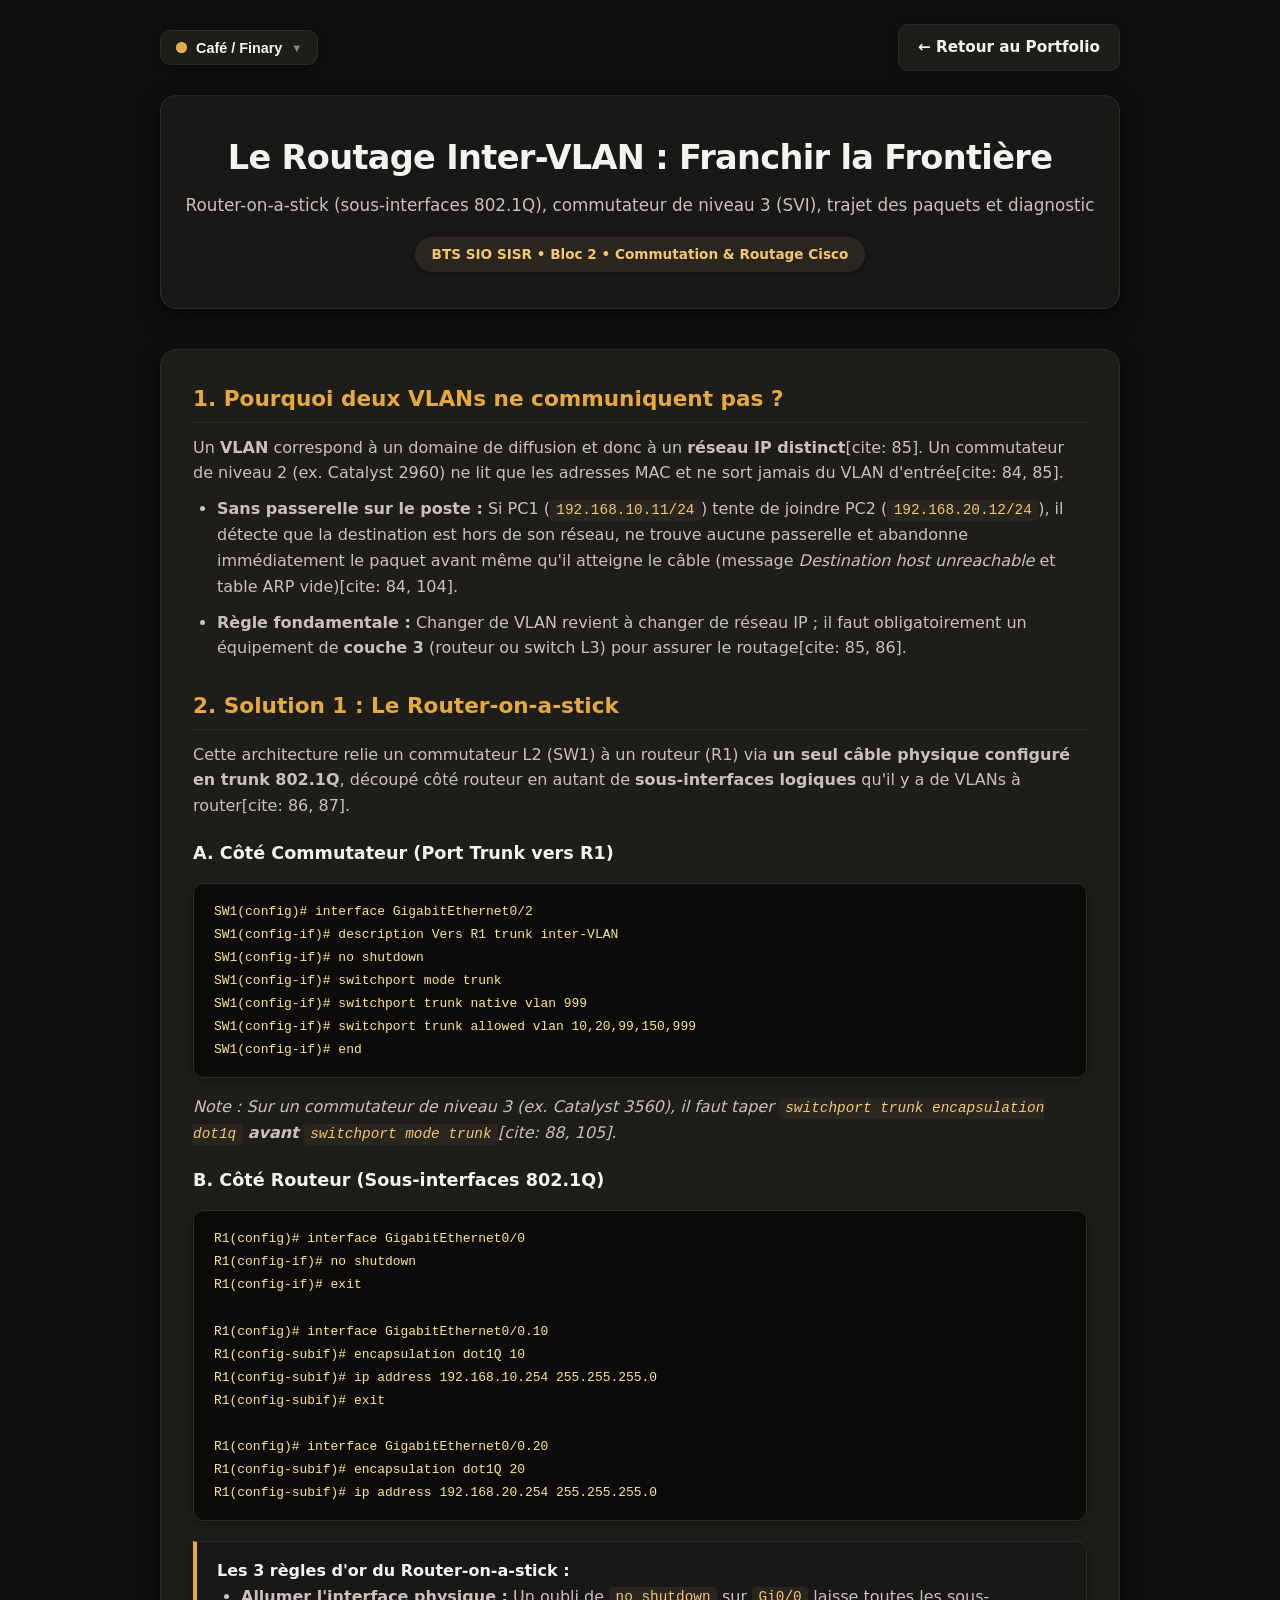
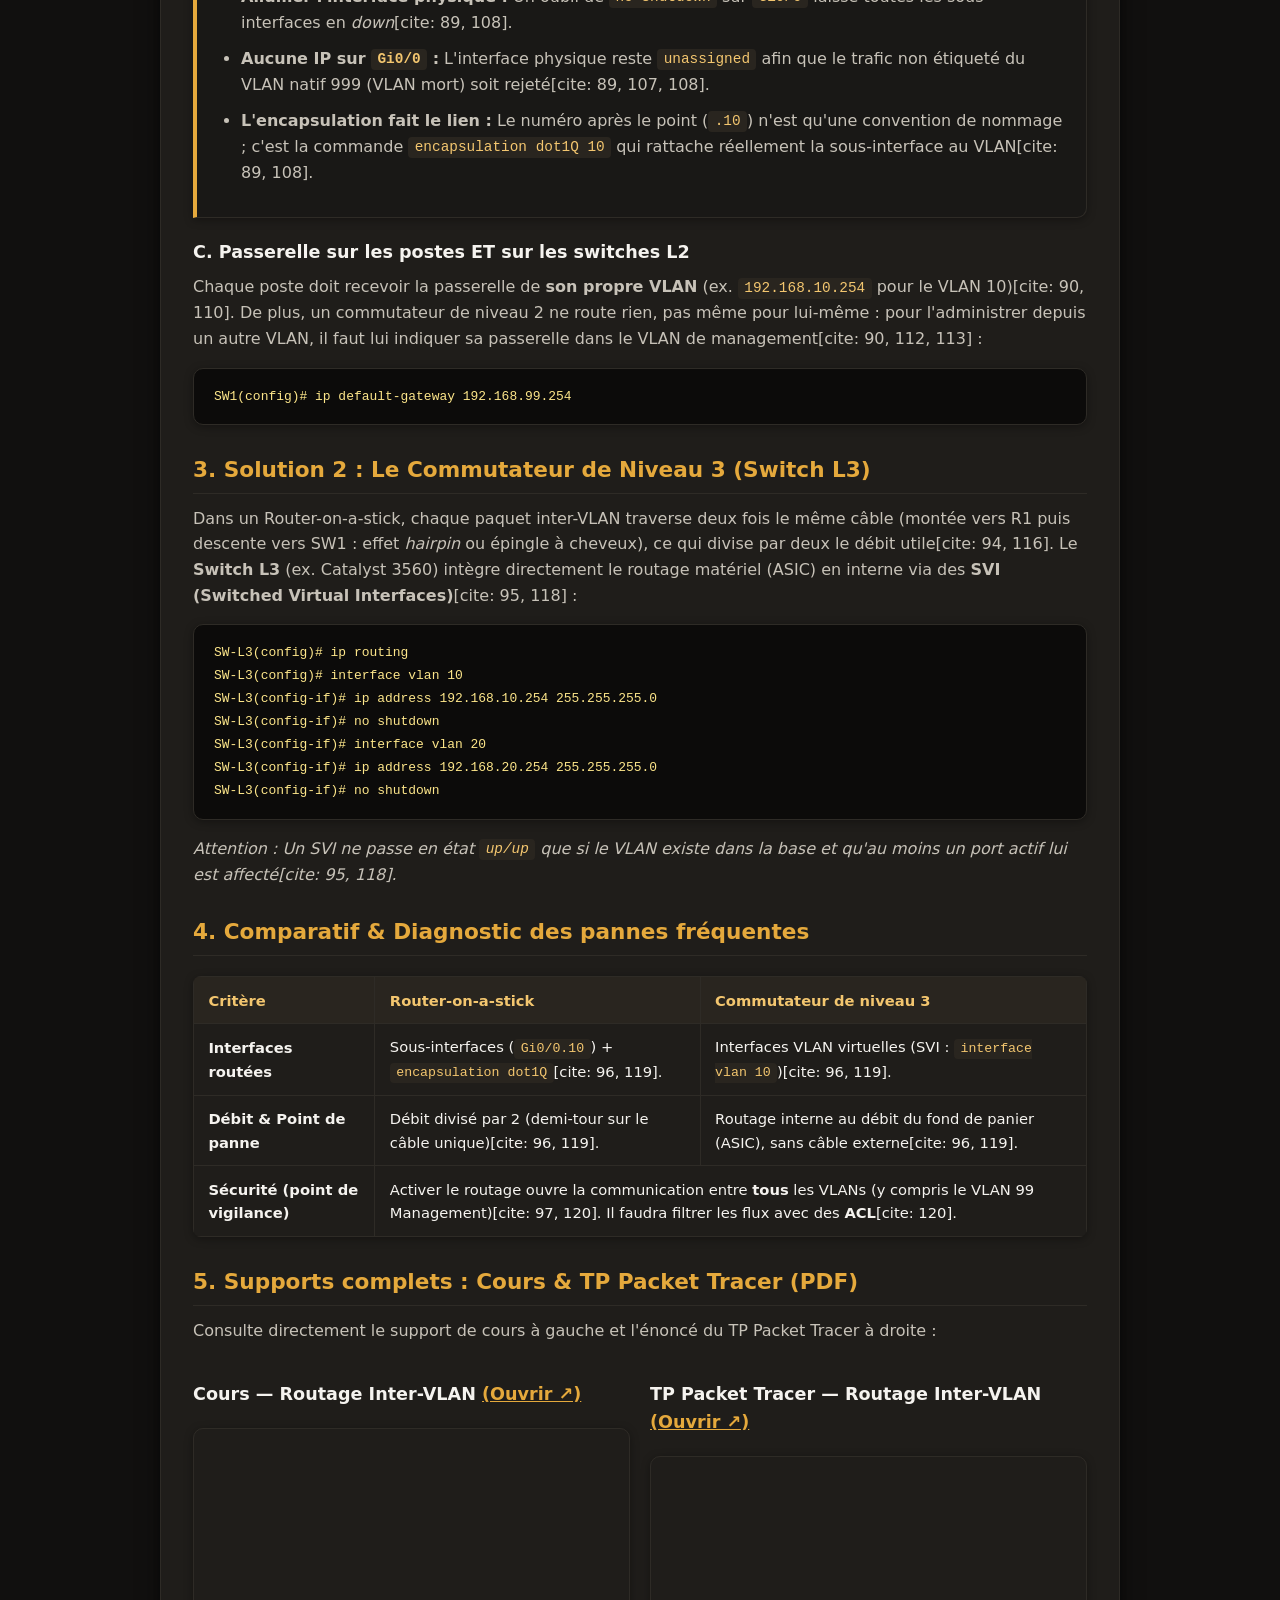
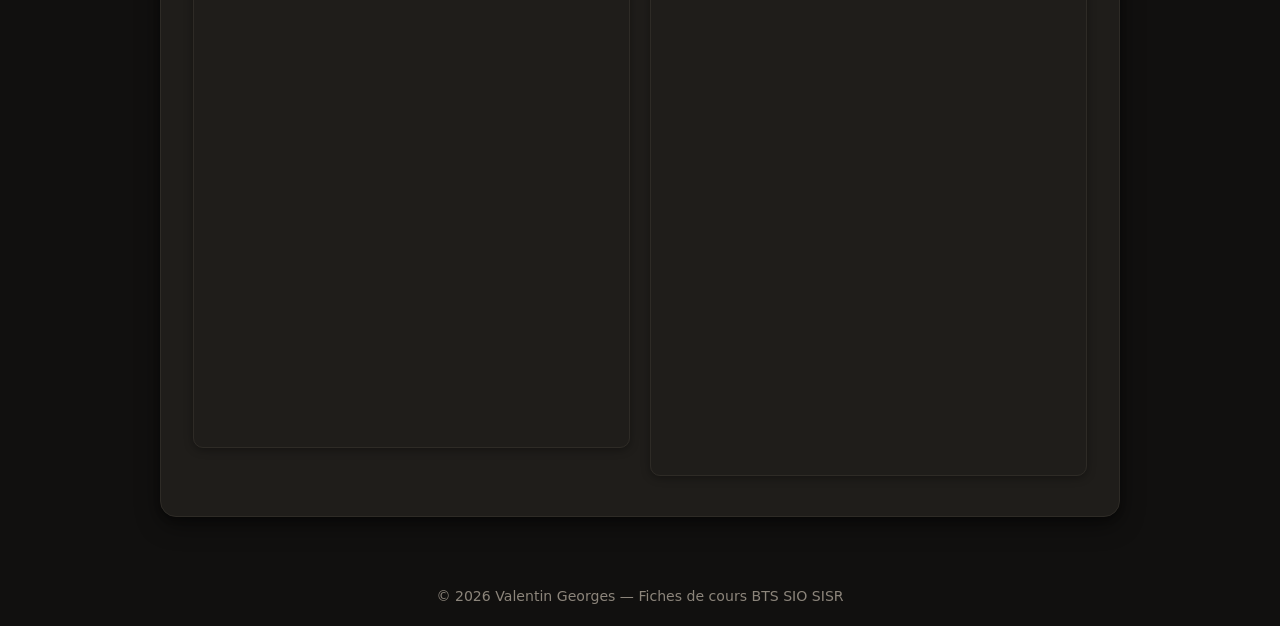
<file: cours/tp-vlan-cisco2.html>
<!DOCTYPE html>
<html lang="fr">
<head>
    <meta charset="UTF-8">
    <meta name="viewport" content="width=device-width, initial-scale=1.0">
    <title>Cours & TP : Le Routage Inter-VLAN (Cisco) | Valentin Georges</title>
    <link rel="stylesheet" href="../style.css">
    <script src="../theme.js"></script>

</head>
<body>

    <div class="container">
        <nav class="nav-barre">
            <a href="../index.html" class="btn btn-secondary">← Retour au Portfolio</a>
        </nav>

        <header>
            <h1>Le Routage Inter-VLAN : Franchir la Frontière</h1>
            <p>Router-on-a-stick (sous-interfaces 802.1Q), commutateur de niveau 3 (SVI), trajet des paquets et diagnostic</p>
            <span class="badge-header">BTS SIO SISR • Bloc 2 • Commutation & Routage Cisco</span>
        </header>

        <main class="fiche-cours">

            <h2>1. Pourquoi deux VLANs ne communiquent pas ?</h2>
            <p>Un <strong>VLAN</strong> correspond à un domaine de diffusion et donc à un <strong>réseau IP distinct</strong>[cite: 85]. Un commutateur de niveau 2 (ex. Catalyst 2960) ne lit que les adresses MAC et ne sort jamais du VLAN d'entrée[cite: 84, 85].</p>
            <ul>
                <li><strong>Sans passerelle sur le poste :</strong> Si PC1 (<code>192.168.10.11/24</code>) tente de joindre PC2 (<code>192.168.20.12/24</code>), il détecte que la destination est hors de son réseau, ne trouve aucune passerelle et abandonne immédiatement le paquet avant même qu'il atteigne le câble (message <em>Destination host unreachable</em> et table ARP vide)[cite: 84, 104].</li>
                <li><strong>Règle fondamentale :</strong> Changer de VLAN revient à changer de réseau IP ; il faut obligatoirement un équipement de <strong>couche 3</strong> (routeur ou switch L3) pour assurer le routage[cite: 85, 86].</li>
            </ul>

            <h2>2. Solution 1 : Le Router-on-a-stick</h2>
            <p>Cette architecture relie un commutateur L2 (SW1) à un routeur (R1) via <strong>un seul câble physique configuré en trunk 802.1Q</strong>, découpé côté routeur en autant de <strong>sous-interfaces logiques</strong> qu'il y a de VLANs à router[cite: 86, 87].</p>

            <h3>A. Côté Commutateur (Port Trunk vers R1)</h3>
            <pre><code>SW1(config)# interface GigabitEthernet0/2
SW1(config-if)# description Vers R1 trunk inter-VLAN
SW1(config-if)# no shutdown
SW1(config-if)# switchport mode trunk
SW1(config-if)# switchport trunk native vlan 999
SW1(config-if)# switchport trunk allowed vlan 10,20,99,150,999
SW1(config-if)# end</code></pre>
            <p><em>Note : Sur un commutateur de niveau 3 (ex. Catalyst 3560), il faut taper <code>switchport trunk encapsulation dot1q</code> <strong>avant</strong> <code>switchport mode trunk</code>[cite: 88, 105].</em></p>

            <h3>B. Côté Routeur (Sous-interfaces 802.1Q)</h3>
            <pre><code>R1(config)# interface GigabitEthernet0/0
R1(config-if)# no shutdown
R1(config-if)# exit

R1(config)# interface GigabitEthernet0/0.10
R1(config-subif)# encapsulation dot1Q 10
R1(config-subif)# ip address 192.168.10.254 255.255.255.0
R1(config-subif)# exit

R1(config)# interface GigabitEthernet0/0.20
R1(config-subif)# encapsulation dot1Q 20
R1(config-subif)# ip address 192.168.20.254 255.255.255.0</code></pre>

            <div class="encadre">
                <strong>Les 3 règles d'or du Router-on-a-stick :</strong>
                <ul>
                    <li><strong>Allumer l'interface physique :</strong> Un oubli de <code>no shutdown</code> sur <code>Gi0/0</code> laisse toutes les sous-interfaces en <em>down</em>[cite: 89, 108].</li>
                    <li><strong>Aucune IP sur <code>Gi0/0</code> :</strong> L'interface physique reste <code>unassigned</code> afin que le trafic non étiqueté du VLAN natif 999 (VLAN mort) soit rejeté[cite: 89, 107, 108].</li>
                    <li><strong>L'encapsulation fait le lien :</strong> Le numéro après le point (<code>.10</code>) n'est qu'une convention de nommage ; c'est la commande <code>encapsulation dot1Q 10</code> qui rattache réellement la sous-interface au VLAN[cite: 89, 108].</li>
                </ul>
            </div>

            <h3>C. Passerelle sur les postes ET sur les switches L2</h3>
            <p>Chaque poste doit recevoir la passerelle de <strong>son propre VLAN</strong> (ex. <code>192.168.10.254</code> pour le VLAN 10)[cite: 90, 110]. De plus, un commutateur de niveau 2 ne route rien, pas même pour lui-même : pour l'administrer depuis un autre VLAN, il faut lui indiquer sa passerelle dans le VLAN de management[cite: 90, 112, 113] :</p>
            <pre><code>SW1(config)# ip default-gateway 192.168.99.254</code></pre>

            <h2>3. Solution 2 : Le Commutateur de Niveau 3 (Switch L3)</h2>
            <p>Dans un Router-on-a-stick, chaque paquet inter-VLAN traverse deux fois le même câble (montée vers R1 puis descente vers SW1 : effet <em>hairpin</em> ou épingle à cheveux), ce qui divise par deux le débit utile[cite: 94, 116]. Le <strong>Switch L3</strong> (ex. Catalyst 3560) intègre directement le routage matériel (ASIC) en interne via des <strong>SVI (Switched Virtual Interfaces)</strong>[cite: 95, 118] :</p>
            <pre><code>SW-L3(config)# ip routing
SW-L3(config)# interface vlan 10
SW-L3(config-if)# ip address 192.168.10.254 255.255.255.0
SW-L3(config-if)# no shutdown
SW-L3(config-if)# interface vlan 20
SW-L3(config-if)# ip address 192.168.20.254 255.255.255.0
SW-L3(config-if)# no shutdown</code></pre>
            <p><em>Attention : Un SVI ne passe en état <code>up/up</code> que si le VLAN existe dans la base et qu'au moins un port actif lui est affecté[cite: 95, 118].</em></p>

            <h2>4. Comparatif & Diagnostic des pannes fréquentes</h2>
            <table>
                <thead>
                    <tr>
                        <th>Critère</th>
                        <th>Router-on-a-stick</th>
                        <th>Commutateur de niveau 3</th>
                    </tr>
                </thead>
                <tbody>
                    <tr>
                        <td><strong>Interfaces routées</strong></td>
                        <td>Sous-interfaces (<code>Gi0/0.10</code>) + <code>encapsulation dot1Q</code>[cite: 96, 119].</td>
                        <td>Interfaces VLAN virtuelles (SVI : <code>interface vlan 10</code>)[cite: 96, 119].</td>
                    </tr>
                    <tr>
                        <td><strong>Débit & Point de panne</strong></td>
                        <td>Débit divisé par 2 (demi-tour sur le câble unique)[cite: 96, 119].</td>
                        <td>Routage interne au débit du fond de panier (ASIC), sans câble externe[cite: 96, 119].</td>
                    </tr>
                    <tr>
                        <td><strong>Sécurité (point de vigilance)</strong></td>
                        <td colspan="2">Activer le routage ouvre la communication entre <strong>tous</strong> les VLANs (y compris le VLAN 99 Management)[cite: 97, 120]. Il faudra filtrer les flux avec des <strong>ACL</strong>[cite: 120].</td>
                    </tr>
                </tbody>
            </table>

            <h2>5. Supports complets : Cours & TP Packet Tracer (PDF)</h2>
            <p>Consulte directement le support de cours à gauche et l'énoncé du TP Packet Tracer à droite :</p>

            <div class="pdf-grille">
                <div class="pdf-colonne">
                    <h3>Cours — Routage Inter-VLAN <a href="../docs/cours-routage-intervlan.pdf" target="_blank">(Ouvrir ↗)</a></h3>
                    <iframe src="../docs/cours-routage-intervlan.pdf" class="pdf-cadre" title="Cours Routage Inter-VLAN"></iframe>
                </div>
                <div class="pdf-colonne">
                    <h3>TP Packet Tracer — Routage Inter-VLAN <a href="../docs/tp-routage-intervlan.pdf" target="_blank">(Ouvrir ↗)</a></h3>
                    <iframe src="../docs/tp-routage-intervlan.pdf" class="pdf-cadre" title="TP Routage Inter-VLAN Packet Tracer"></iframe>
                </div>
            </div>

        </main>

        <footer>
            <p>© 2026 Valentin Georges — Fiches de cours BTS SIO SISR</p>
        </footer>
    </div>

</body>
</html>
</file>
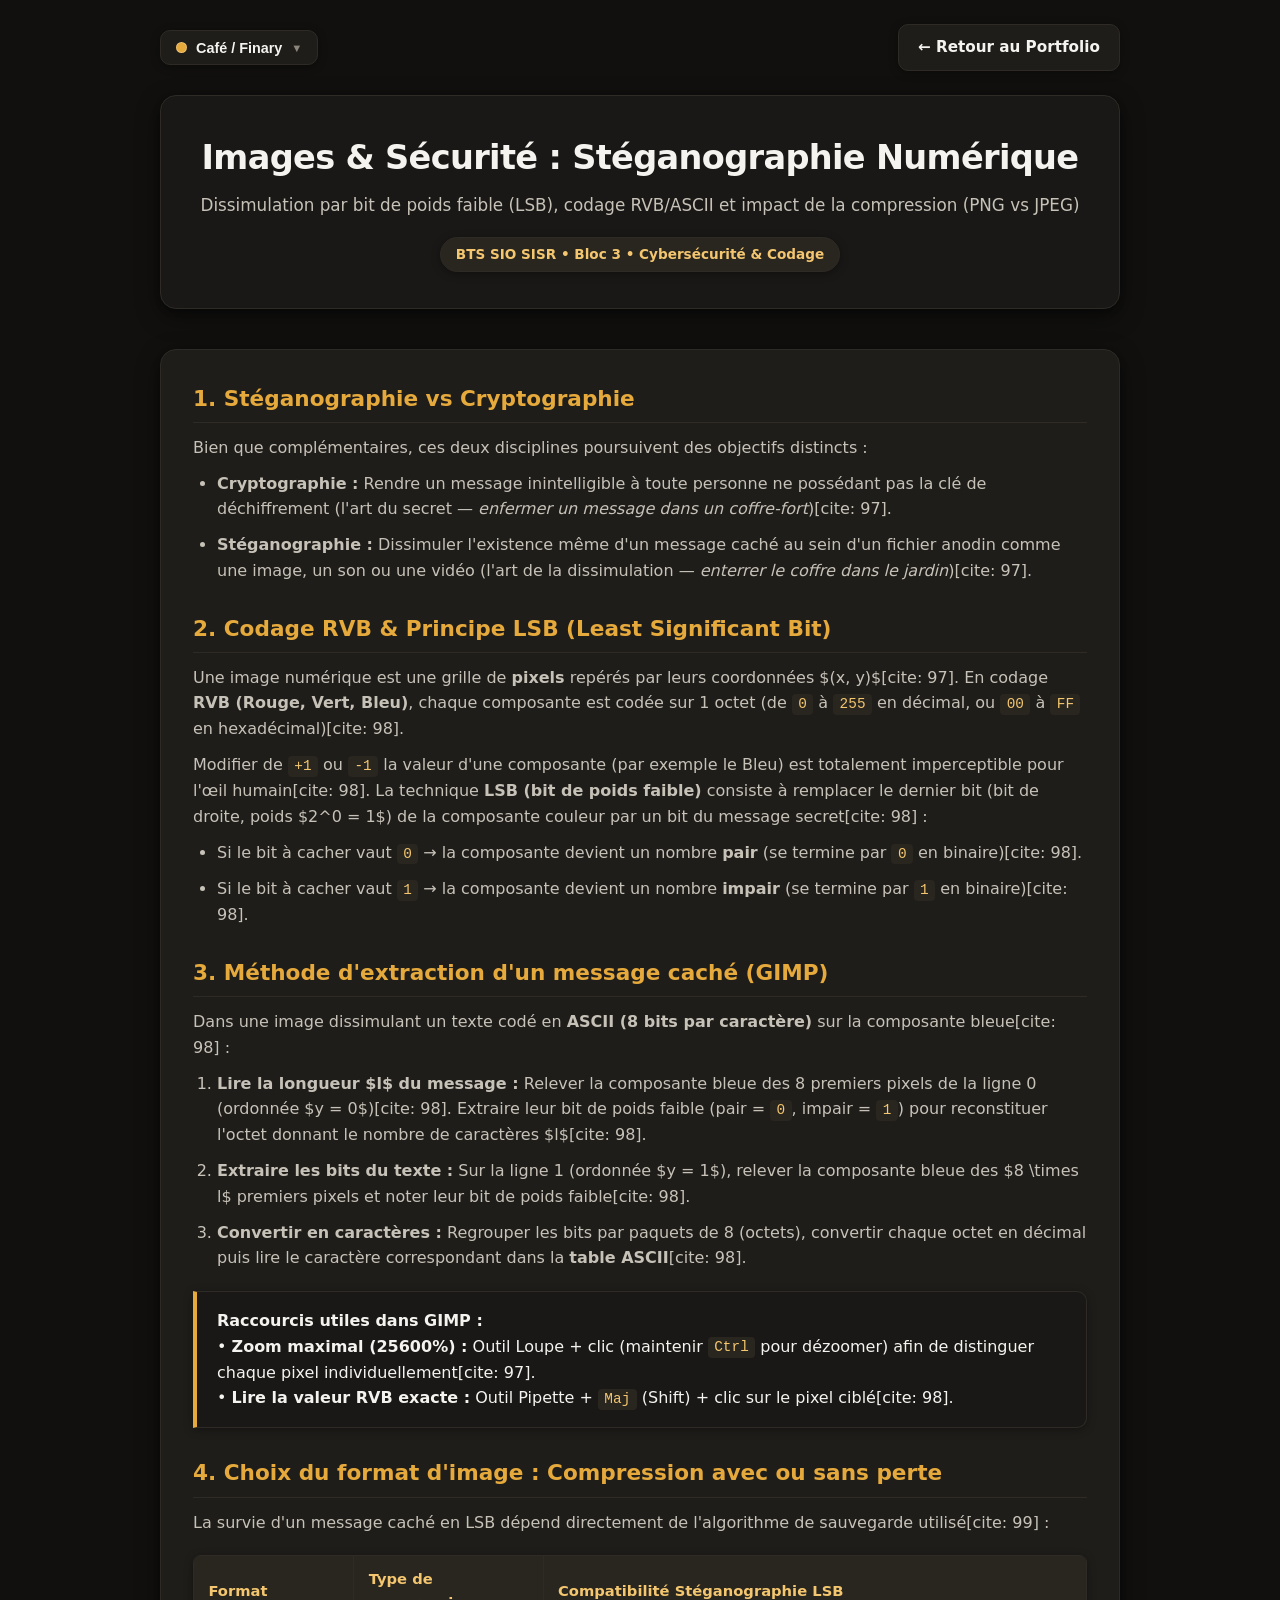
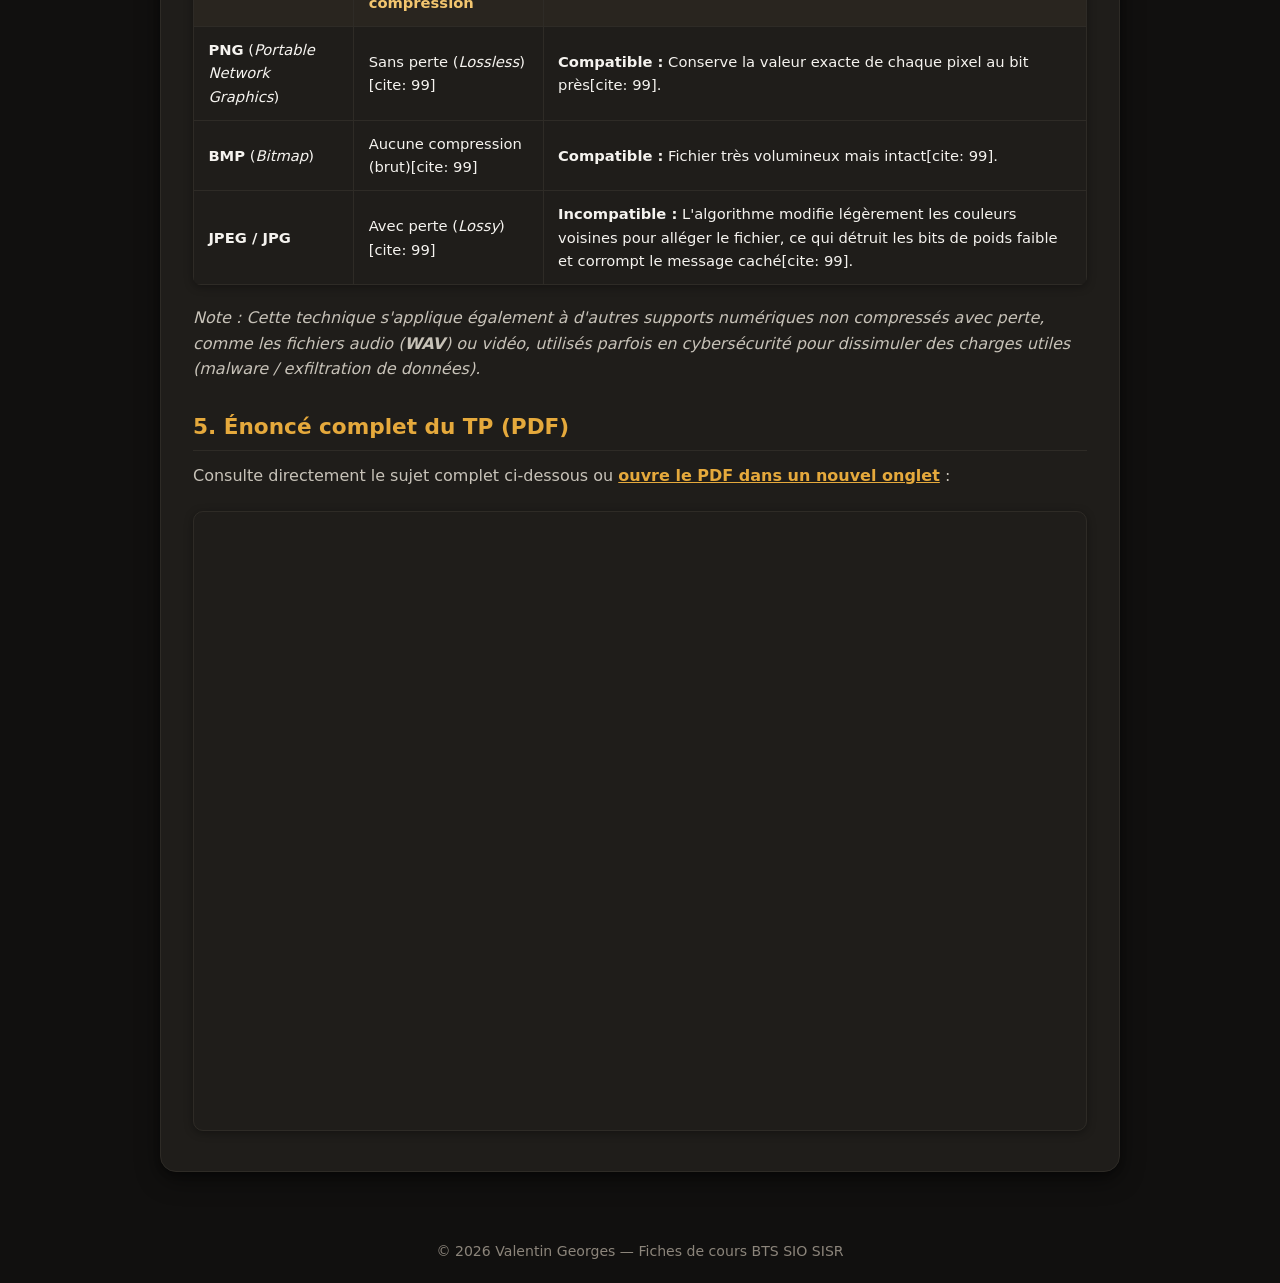
<file: cours/tp1-steganographie.html>
<!DOCTYPE html>
<html lang="fr">
<head>
    <meta charset="UTF-8">
    <meta name="viewport" content="width=device-width, initial-scale=1.0">
    <title>TP Stéganographie & Codage d'Images | Valentin Georges</title>
    <link rel="stylesheet" href="../style.css">
  <script src="../theme.js"></script>

</head>
<body>

    <div class="container">
        <nav class="nav-barre">
            <a href="../index.html" class="btn btn-secondary">← Retour au Portfolio</a>
        </nav>

        <header>
            <h1>Images & Sécurité : Stéganographie Numérique</h1>
            <p>Dissimulation par bit de poids faible (LSB), codage RVB/ASCII et impact de la compression (PNG vs JPEG)</p>
            <span class="badge-header">BTS SIO SISR • Bloc 3 • Cybersécurité & Codage</span>
        </header>

        <main class="fiche-cours">

            <h2>1. Stéganographie vs Cryptographie</h2>
            <p>Bien que complémentaires, ces deux disciplines poursuivent des objectifs distincts :</p>
            <ul>
                <li><strong>Cryptographie :</strong> Rendre un message inintelligible à toute personne ne possédant pas la clé de déchiffrement (l'art du secret — <em>enfermer un message dans un coffre-fort</em>)[cite: 97].</li>
                <li><strong>Stéganographie :</strong> Dissimuler l'existence même d'un message caché au sein d'un fichier anodin comme une image, un son ou une vidéo (l'art de la dissimulation — <em>enterrer le coffre dans le jardin</em>)[cite: 97].</li>
            </ul>

            <h2>2. Codage RVB & Principe LSB (Least Significant Bit)</h2>
            <p>Une image numérique est une grille de <strong>pixels</strong> repérés par leurs coordonnées $(x, y)$[cite: 97]. En codage <strong>RVB (Rouge, Vert, Bleu)</strong>, chaque composante est codée sur 1 octet (de <code>0</code> à <code>255</code> en décimal, ou <code>00</code> à <code>FF</code> en hexadécimal)[cite: 98].</p>
            <p>Modifier de <code>+1</code> ou <code>-1</code> la valeur d'une composante (par exemple le Bleu) est totalement imperceptible pour l'œil humain[cite: 98]. La technique <strong>LSB (bit de poids faible)</strong> consiste à remplacer le dernier bit (bit de droite, poids $2^0 = 1$) de la composante couleur par un bit du message secret[cite: 98] :</p>
            <ul>
                <li>Si le bit à cacher vaut <code>0</code> → la composante devient un nombre <strong>pair</strong> (se termine par <code>0</code> en binaire)[cite: 98].</li>
                <li>Si le bit à cacher vaut <code>1</code> → la composante devient un nombre <strong>impair</strong> (se termine par <code>1</code> en binaire)[cite: 98].</li>
            </ul>

            <h2>3. Méthode d'extraction d'un message caché (GIMP)</h2>
            <p>Dans une image dissimulant un texte codé en <strong>ASCII (8 bits par caractère)</strong> sur la composante bleue[cite: 98] :</p>
            <ol>
                <li><strong>Lire la longueur $l$ du message :</strong> Relever la composante bleue des 8 premiers pixels de la ligne 0 (ordonnée $y = 0$)[cite: 98]. Extraire leur bit de poids faible (pair = <code>0</code>, impair = <code>1</code>) pour reconstituer l'octet donnant le nombre de caractères $l$[cite: 98].</li>
                <li><strong>Extraire les bits du texte :</strong> Sur la ligne 1 (ordonnée $y = 1$), relever la composante bleue des $8 \times l$ premiers pixels et noter leur bit de poids faible[cite: 98].</li>
                <li><strong>Convertir en caractères :</strong> Regrouper les bits par paquets de 8 (octets), convertir chaque octet en décimal puis lire le caractère correspondant dans la <strong>table ASCII</strong>[cite: 98].</li>
            </ol>

            <div class="encadre">
                <strong>Raccourcis utiles dans GIMP :</strong><br>
                • <strong>Zoom maximal (25600%) :</strong> Outil Loupe + clic (maintenir <code>Ctrl</code> pour dézoomer) afin de distinguer chaque pixel individuellement[cite: 97].<br>
                • <strong>Lire la valeur RVB exacte :</strong> Outil Pipette + <code>Maj</code> (Shift) + clic sur le pixel ciblé[cite: 98].
            </div>

            <h2>4. Choix du format d'image : Compression avec ou sans perte</h2>
            <p>La survie d'un message caché en LSB dépend directement de l'algorithme de sauvegarde utilisé[cite: 99] :</p>
            <table>
                <thead>
                    <tr>
                        <th>Format</th>
                        <th>Type de compression</th>
                        <th>Compatibilité Stéganographie LSB</th>
                    </tr>
                </thead>
                <tbody>
                    <tr>
                        <td><strong>PNG</strong> (<em>Portable Network Graphics</em>)</td>
                        <td>Sans perte (<em>Lossless</em>)[cite: 99]</td>
                        <td><strong>Compatible :</strong> Conserve la valeur exacte de chaque pixel au bit près[cite: 99].</td>
                    </tr>
                    <tr>
                        <td><strong>BMP</strong> (<em>Bitmap</em>)</td>
                        <td>Aucune compression (brut)[cite: 99]</td>
                        <td><strong>Compatible :</strong> Fichier très volumineux mais intact[cite: 99].</td>
                    </tr>
                    <tr>
                        <td><strong>JPEG / JPG</strong></td>
                        <td>Avec perte (<em>Lossy</em>)[cite: 99]</td>
                        <td><strong>Incompatible :</strong> L'algorithme modifie légèrement les couleurs voisines pour alléger le fichier, ce qui détruit les bits de poids faible et corrompt le message caché[cite: 99].</td>
                    </tr>
                </tbody>
            </table>

            <p><em>Note : Cette technique s'applique également à d'autres supports numériques non compressés avec perte, comme les fichiers audio (<strong>WAV</strong>) ou vidéo, utilisés parfois en cybersécurité pour dissimuler des charges utiles (malware / exfiltration de données).</em></p>

            <h2>5. Énoncé complet du TP (PDF)</h2>
            <p>Consulte directement le sujet complet ci-dessous ou <a href="../docs/tp1-steganographie.pdf" target="_blank">ouvre le PDF dans un nouvel onglet</a> :</p>
            <iframe src="../docs/tp1-steganographie.pdf" class="pdf-cadre" title="TP Stéganographie GIMP"></iframe>

        </main>

        <footer>
            <p>© 2026 Valentin Georges — Fiches de cours BTS SIO SISR</p>
        </footer>
    </div>

</body>
</html>
</file>
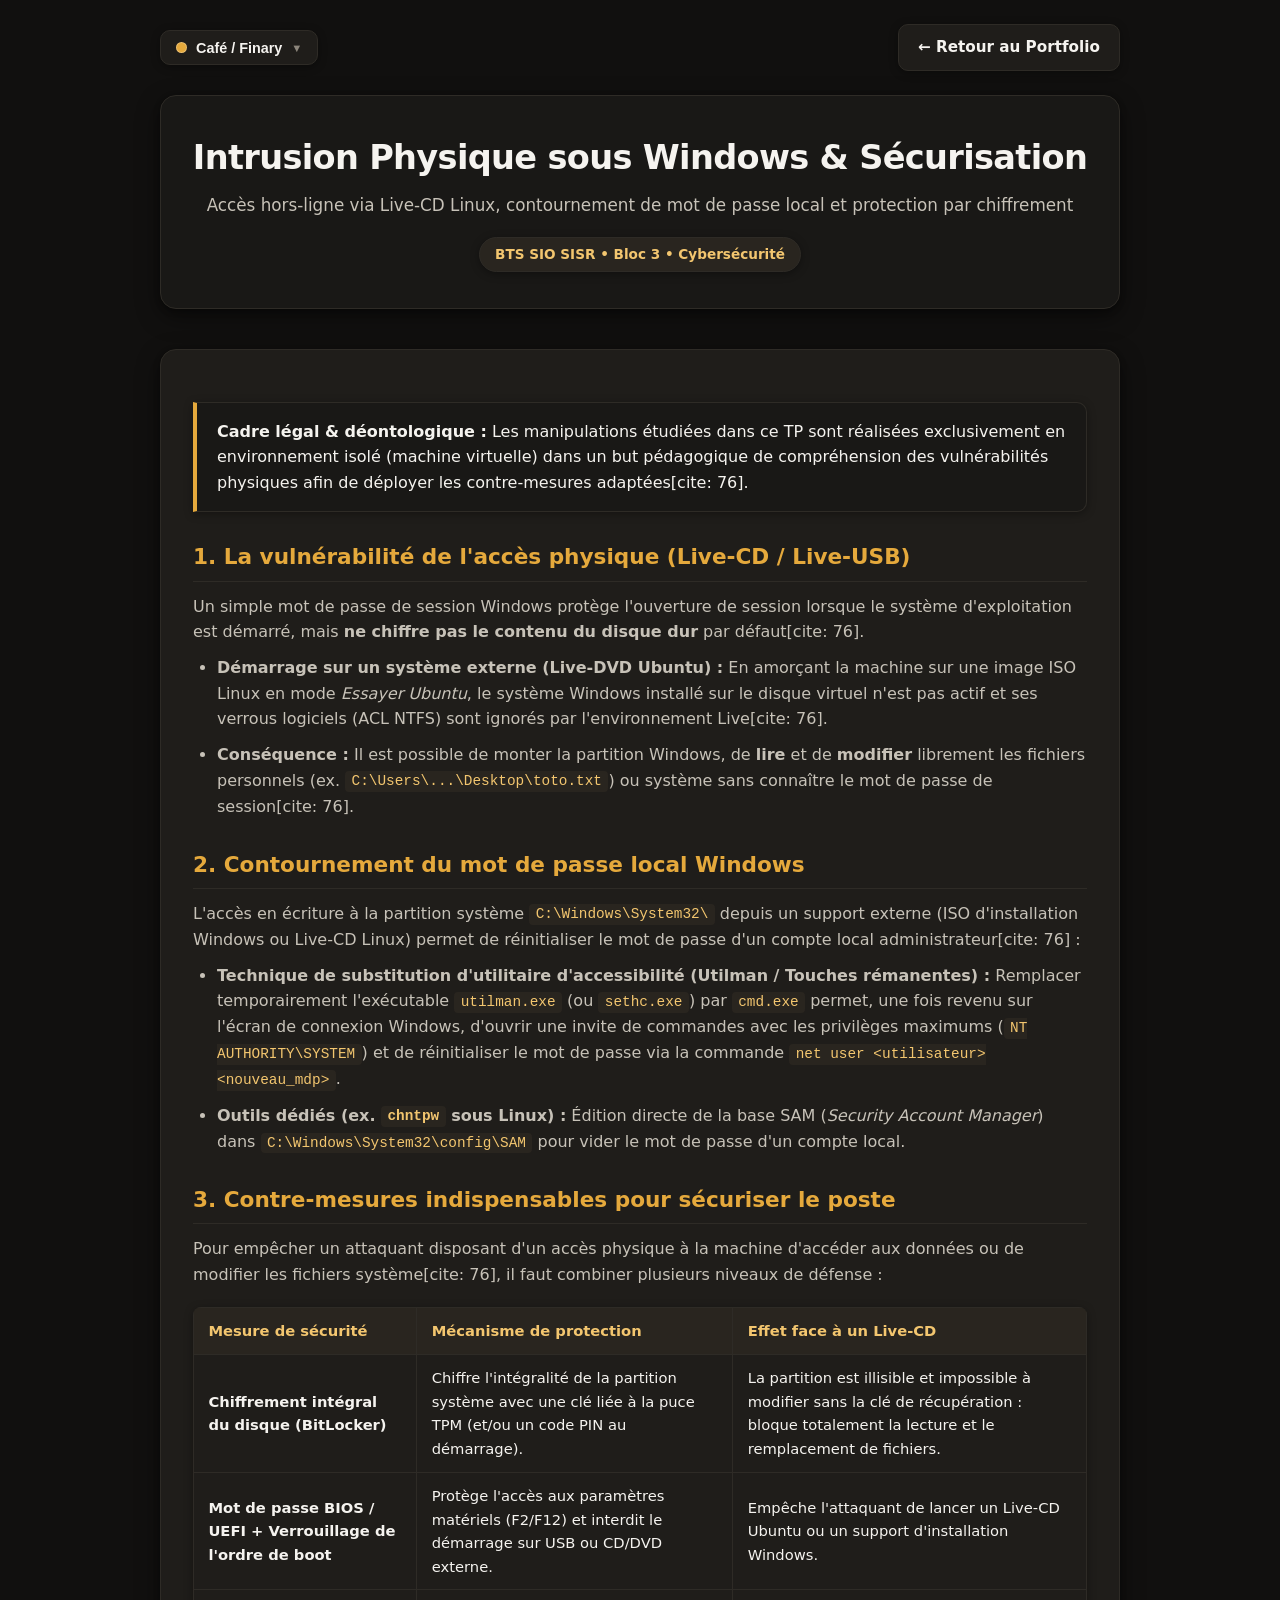
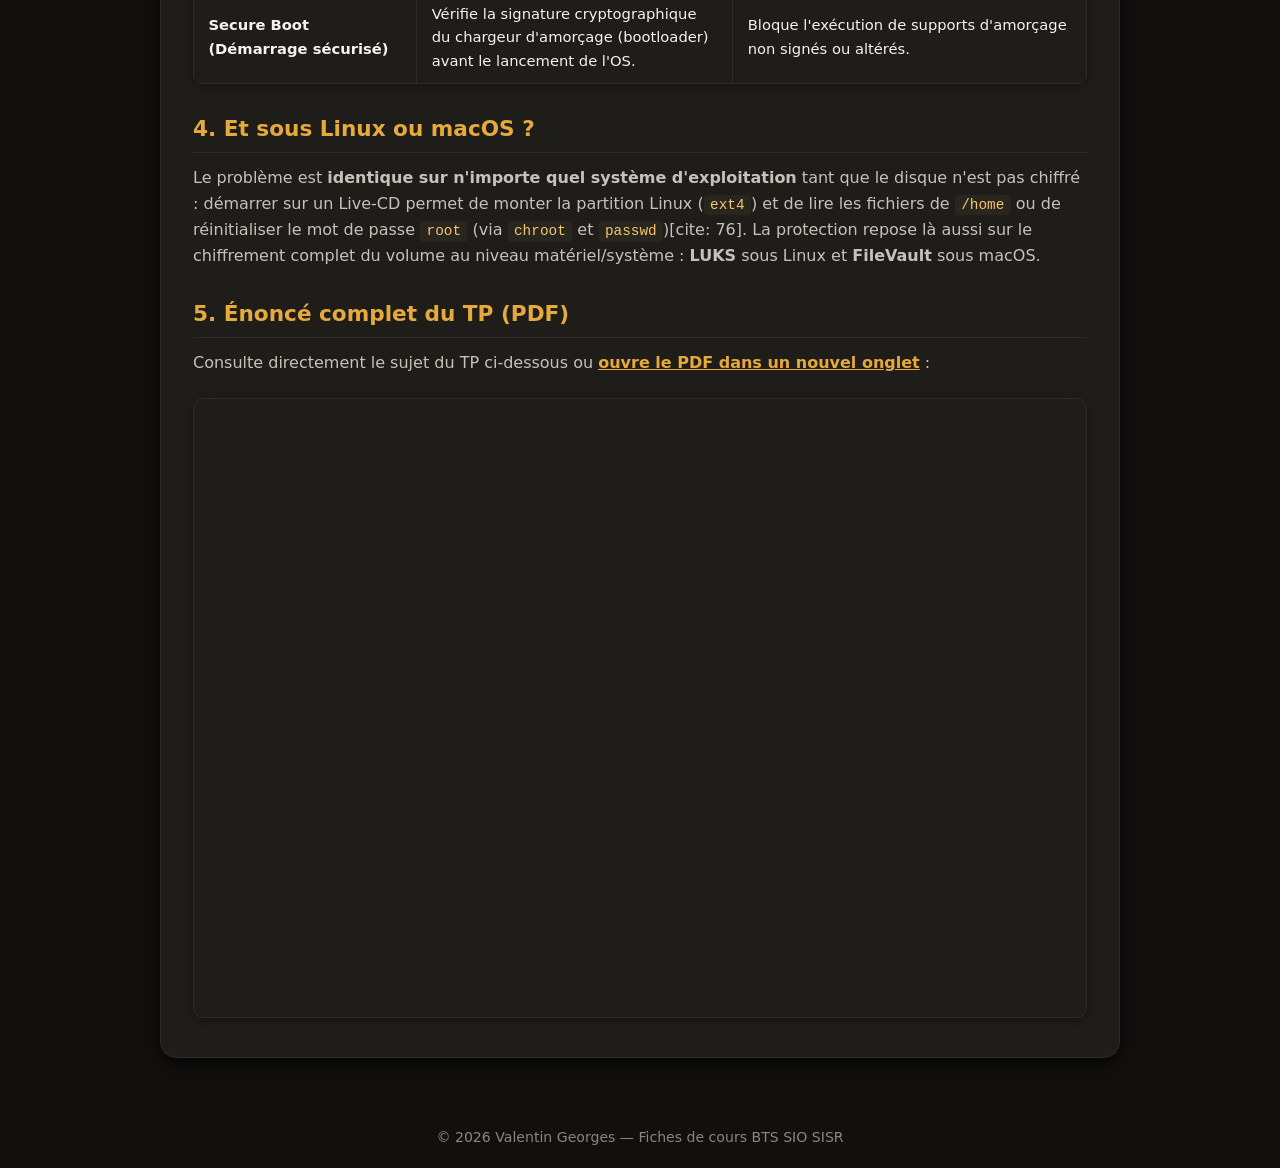
<file: cours/tp2-intrusion-windows.html>
<!DOCTYPE html>
<html lang="fr">
<head>
    <meta charset="UTF-8">
    <meta name="viewport" content="width=device-width, initial-scale=1.0">
    <title>TP Intrusion Simple Windows & Contre-mesures | Valentin Georges</title>
    <link rel="stylesheet" href="../style.css">
  <script src="../theme.js"></script>

</head>
<body>

    <div class="container">
        <nav class="nav-barre">
            <a href="../index.html" class="btn btn-secondary">← Retour au Portfolio</a>
        </nav>

        <header>
            <h1>Intrusion Physique sous Windows & Sécurisation</h1>
            <p>Accès hors-ligne via Live-CD Linux, contournement de mot de passe local et protection par chiffrement</p>
            <span class="badge-header">BTS SIO SISR • Bloc 3 • Cybersécurité</span>
        </header>

        <main class="fiche-cours">

            <div class="encadre">
                <strong>Cadre légal & déontologique :</strong> Les manipulations étudiées dans ce TP sont réalisées exclusivement en environnement isolé (machine virtuelle) dans un but pédagogique de compréhension des vulnérabilités physiques afin de déployer les contre-mesures adaptées[cite: 76].
            </div>

            <h2>1. La vulnérabilité de l'accès physique (Live-CD / Live-USB)</h2>
            <p>Un simple mot de passe de session Windows protège l'ouverture de session lorsque le système d'exploitation est démarré, mais <strong>ne chiffre pas le contenu du disque dur</strong> par défaut[cite: 76].</p>
            <ul>
                <li><strong>Démarrage sur un système externe (Live-DVD Ubuntu) :</strong> En amorçant la machine sur une image ISO Linux en mode <em>Essayer Ubuntu</em>, le système Windows installé sur le disque virtuel n'est pas actif et ses verrous logiciels (ACL NTFS) sont ignorés par l'environnement Live[cite: 76].</li>
                <li><strong>Conséquence :</strong> Il est possible de monter la partition Windows, de <strong>lire</strong> et de <strong>modifier</strong> librement les fichiers personnels (ex. <code>C:\Users\...\Desktop\toto.txt</code>) ou système sans connaître le mot de passe de session[cite: 76].</li>
            </ul>

            <h2>2. Contournement du mot de passe local Windows</h2>
            <p>L'accès en écriture à la partition système <code>C:\Windows\System32\</code> depuis un support externe (ISO d'installation Windows ou Live-CD Linux) permet de réinitialiser le mot de passe d'un compte local administrateur[cite: 76] :</p>
            <ul>
                <li><strong>Technique de substitution d'utilitaire d'accessibilité (Utilman / Touches rémanentes) :</strong> Remplacer temporairement l'exécutable <code>utilman.exe</code> (ou <code>sethc.exe</code>) par <code>cmd.exe</code> permet, une fois revenu sur l'écran de connexion Windows, d'ouvrir une invite de commandes avec les privilèges maximums (<code>NT AUTHORITY\SYSTEM</code>) et de réinitialiser le mot de passe via la commande <code>net user &lt;utilisateur&gt; &lt;nouveau_mdp&gt;</code>.</li>
                <li><strong>Outils dédiés (ex. <code>chntpw</code> sous Linux) :</strong> Édition directe de la base SAM (<em>Security Account Manager</em>) dans <code>C:\Windows\System32\config\SAM</code> pour vider le mot de passe d'un compte local.</li>
            </ul>

            <h2>3. Contre-mesures indispensables pour sécuriser le poste</h2>
            <p>Pour empêcher un attaquant disposant d'un accès physique à la machine d'accéder aux données ou de modifier les fichiers système[cite: 76], il faut combiner plusieurs niveaux de défense :</p>

            <table>
                <thead>
                    <tr>
                        <th>Mesure de sécurité</th>
                        <th>Mécanisme de protection</th>
                        <th>Effet face à un Live-CD</th>
                    </tr>
                </thead>
                <tbody>
                    <tr>
                        <td><strong>Chiffrement intégral du disque (BitLocker)</strong></td>
                        <td>Chiffre l'intégralité de la partition système avec une clé liée à la puce TPM (et/ou un code PIN au démarrage).</td>
                        <td>La partition est illisible et impossible à modifier sans la clé de récupération : bloque totalement la lecture et le remplacement de fichiers.</td>
                    </tr>
                    <tr>
                        <td><strong>Mot de passe BIOS / UEFI + Verrouillage de l'ordre de boot</strong></td>
                        <td>Protège l'accès aux paramètres matériels (F2/F12) et interdit le démarrage sur USB ou CD/DVD externe.</td>
                        <td>Empêche l'attaquant de lancer un Live-CD Ubuntu ou un support d'installation Windows.</td>
                    </tr>
                    <tr>
                        <td><strong>Secure Boot (Démarrage sécurisé)</strong></td>
                        <td>Vérifie la signature cryptographique du chargeur d'amorçage (bootloader) avant le lancement de l'OS.</td>
                        <td>Bloque l'exécution de supports d'amorçage non signés ou altérés.</td>
                    </tr>
                </tbody>
            </table>

            <h2>4. Et sous Linux ou macOS ?</h2>
            <p>Le problème est <strong>identique sur n'importe quel système d'exploitation</strong> tant que le disque n'est pas chiffré : démarrer sur un Live-CD permet de monter la partition Linux (<code>ext4</code>) et de lire les fichiers de <code>/home</code> ou de réinitialiser le mot de passe <code>root</code> (via <code>chroot</code> et <code>passwd</code>)[cite: 76]. La protection repose là aussi sur le chiffrement complet du volume au niveau matériel/système : <strong>LUKS</strong> sous Linux et <strong>FileVault</strong> sous macOS.</p>

            <h2>5. Énoncé complet du TP (PDF)</h2>
            <p>Consulte directement le sujet du TP ci-dessous ou <a href="../docs/tp2-intrusion-windows.pdf" target="_blank">ouvre le PDF dans un nouvel onglet</a> :</p>
            <iframe src="../docs/tp2-intrusion-windows.pdf" class="pdf-cadre" title="TP2 Intrusion simple Windows"></iframe>

        </main>

        <footer>
            <p>© 2026 Valentin Georges — Fiches de cours BTS SIO SISR</p>
        </footer>
    </div>

</body>
</html>
</file>
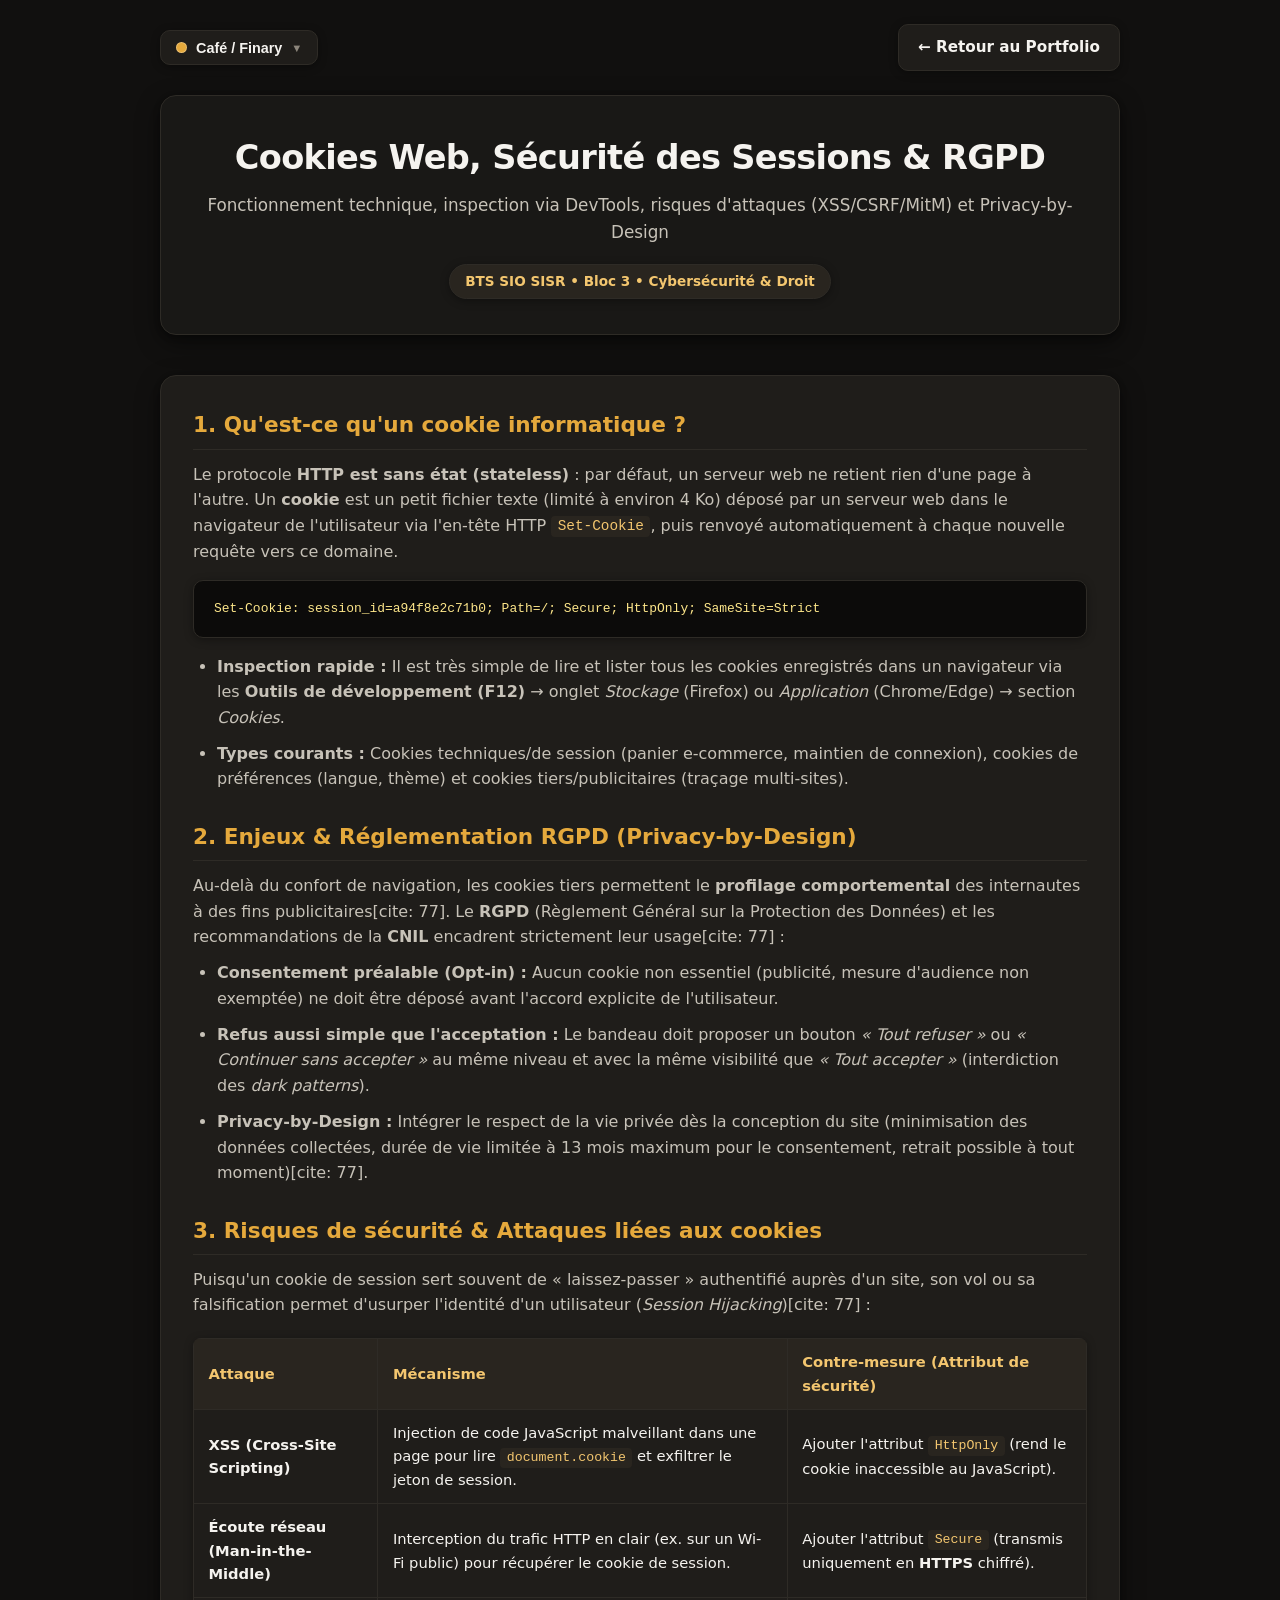
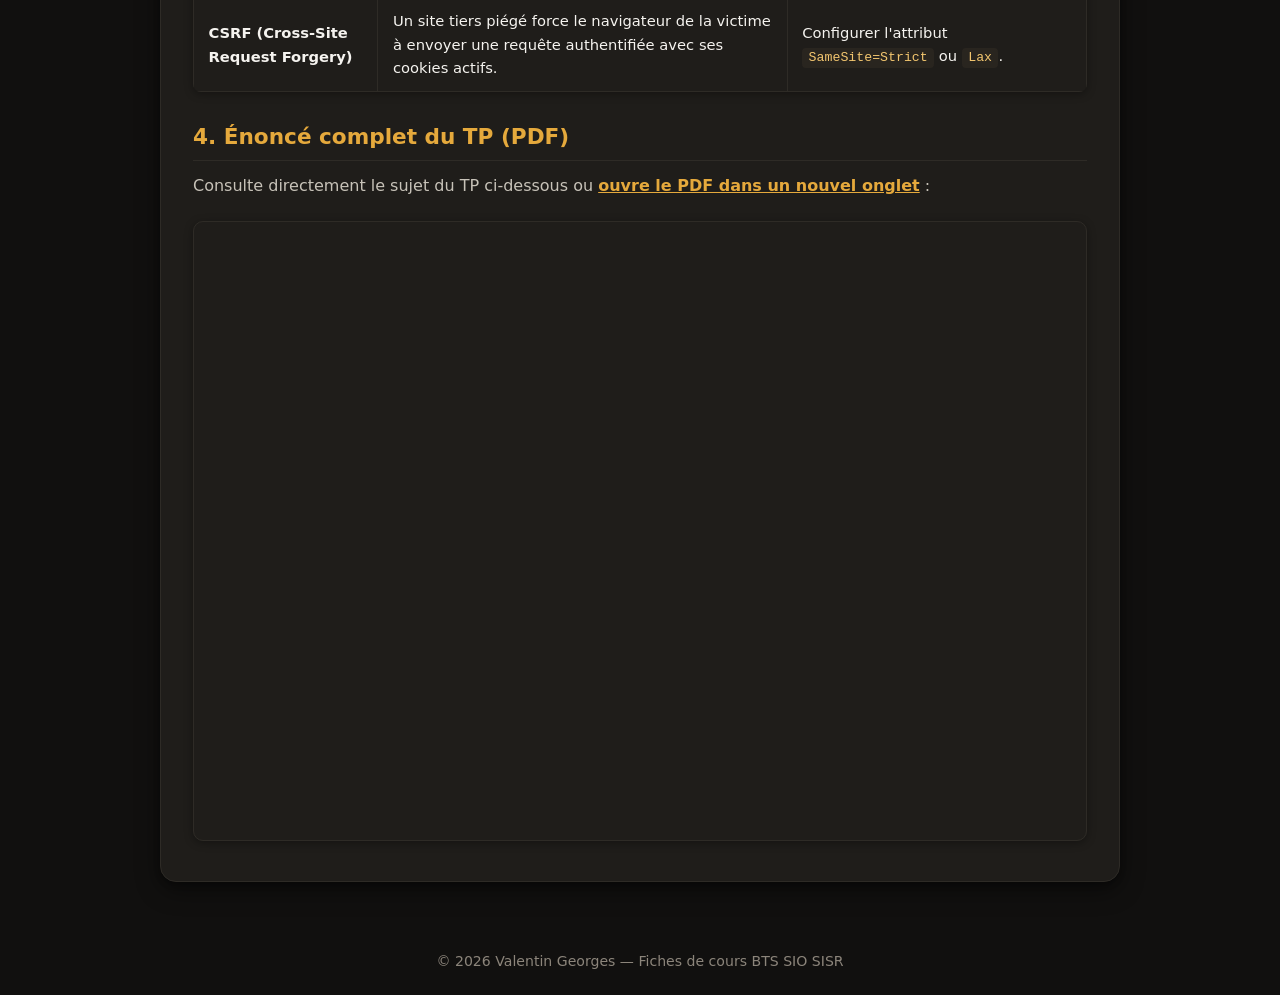
<file: cours/tp3-cookies-rgpd.html>
<!DOCTYPE html>
<html lang="fr">
<head>
    <meta charset="UTF-8">
    <meta name="viewport" content="width=device-width, initial-scale=1.0">
    <title>TP Cookies, Sécurité Web & RGPD | Valentin Georges</title>
    <link rel="stylesheet" href="../style.css">
  <script src="../theme.js"></script>

</head>
<body>

    <div class="container">
        <nav class="nav-barre">
            <a href="../index.html" class="btn btn-secondary">← Retour au Portfolio</a>
        </nav>

        <header>
            <h1>Cookies Web, Sécurité des Sessions & RGPD</h1>
            <p>Fonctionnement technique, inspection via DevTools, risques d'attaques (XSS/CSRF/MitM) et Privacy-by-Design</p>
            <span class="badge-header">BTS SIO SISR • Bloc 3 • Cybersécurité & Droit</span>
        </header>

        <main class="fiche-cours">

            <h2>1. Qu'est-ce qu'un cookie informatique ?</h2>
            <p>Le protocole <strong>HTTP est sans état (stateless)</strong> : par défaut, un serveur web ne retient rien d'une page à l'autre. Un <strong>cookie</strong> est un petit fichier texte (limité à environ 4 Ko) déposé par un serveur web dans le navigateur de l'utilisateur via l'en-tête HTTP <code>Set-Cookie</code>, puis renvoyé automatiquement à chaque nouvelle requête vers ce domaine.</p>
            <pre><code>Set-Cookie: session_id=a94f8e2c71b0; Path=/; Secure; HttpOnly; SameSite=Strict</code></pre>
            <ul>
                <li><strong>Inspection rapide :</strong> Il est très simple de lire et lister tous les cookies enregistrés dans un navigateur via les <strong>Outils de développement (F12)</strong> → onglet <em>Stockage</em> (Firefox) ou <em>Application</em> (Chrome/Edge) → section <em>Cookies</em>.</li>
                <li><strong>Types courants :</strong> Cookies techniques/de session (panier e-commerce, maintien de connexion), cookies de préférences (langue, thème) et cookies tiers/publicitaires (traçage multi-sites).</li>
            </ul>

            <h2>2. Enjeux & Réglementation RGPD (Privacy-by-Design)</h2>
            <p>Au-delà du confort de navigation, les cookies tiers permettent le <strong>profilage comportemental</strong> des internautes à des fins publicitaires[cite: 77]. Le <strong>RGPD</strong> (Règlement Général sur la Protection des Données) et les recommandations de la <strong>CNIL</strong> encadrent strictement leur usage[cite: 77] :</p>
            <ul>
                <li><strong>Consentement préalable (Opt-in) :</strong> Aucun cookie non essentiel (publicité, mesure d'audience non exemptée) ne doit être déposé avant l'accord explicite de l'utilisateur.</li>
                <li><strong>Refus aussi simple que l'acceptation :</strong> Le bandeau doit proposer un bouton <em>« Tout refuser »</em> ou <em>« Continuer sans accepter »</em> au même niveau et avec la même visibilité que <em>« Tout accepter »</em> (interdiction des <em>dark patterns</em>).</li>
                <li><strong>Privacy-by-Design :</strong> Intégrer le respect de la vie privée dès la conception du site (minimisation des données collectées, durée de vie limitée à 13 mois maximum pour le consentement, retrait possible à tout moment)[cite: 77].</li>
            </ul>

            <h2>3. Risques de sécurité & Attaques liées aux cookies</h2>
            <p>Puisqu'un cookie de session sert souvent de « laissez-passer » authentifié auprès d'un site, son vol ou sa falsification permet d'usurper l'identité d'un utilisateur (<em>Session Hijacking</em>)[cite: 77] :</p>

            <table>
                <thead>
                    <tr>
                        <th>Attaque</th>
                        <th>Mécanisme</th>
                        <th>Contre-mesure (Attribut de sécurité)</th>
                    </tr>
                </thead>
                <tbody>
                    <tr>
                        <td><strong>XSS (Cross-Site Scripting)</strong></td>
                        <td>Injection de code JavaScript malveillant dans une page pour lire <code>document.cookie</code> et exfiltrer le jeton de session.</td>
                        <td>Ajouter l'attribut <code>HttpOnly</code> (rend le cookie inaccessible au JavaScript).</td>
                    </tr>
                    <tr>
                        <td><strong>Écoute réseau (Man-in-the-Middle)</strong></td>
                        <td>Interception du trafic HTTP en clair (ex. sur un Wi-Fi public) pour récupérer le cookie de session.</td>
                        <td>Ajouter l'attribut <code>Secure</code> (transmis uniquement en <strong>HTTPS</strong> chiffré).</td>
                    </tr>
                    <tr>
                        <td><strong>CSRF (Cross-Site Request Forgery)</strong></td>
                        <td>Un site tiers piégé force le navigateur de la victime à envoyer une requête authentifiée avec ses cookies actifs.</td>
                        <td>Configurer l'attribut <code>SameSite=Strict</code> ou <code>Lax</code>.</td>
                    </tr>
                </tbody>
            </table>

            <h2>4. Énoncé complet du TP (PDF)</h2>
            <p>Consulte directement le sujet du TP ci-dessous ou <a href="../docs/tp3-cookies-rgpd.pdf" target="_blank">ouvre le PDF dans un nouvel onglet</a> :</p>
            <iframe src="../docs/tp3-cookies-rgpd.pdf" class="pdf-cadre" title="TP3 Cookies et RGPD"></iframe>

        </main>

        <footer>
            <p>© 2026 Valentin Georges — Fiches de cours BTS SIO SISR</p>
        </footer>
    </div>

</body>
</html>
</file>
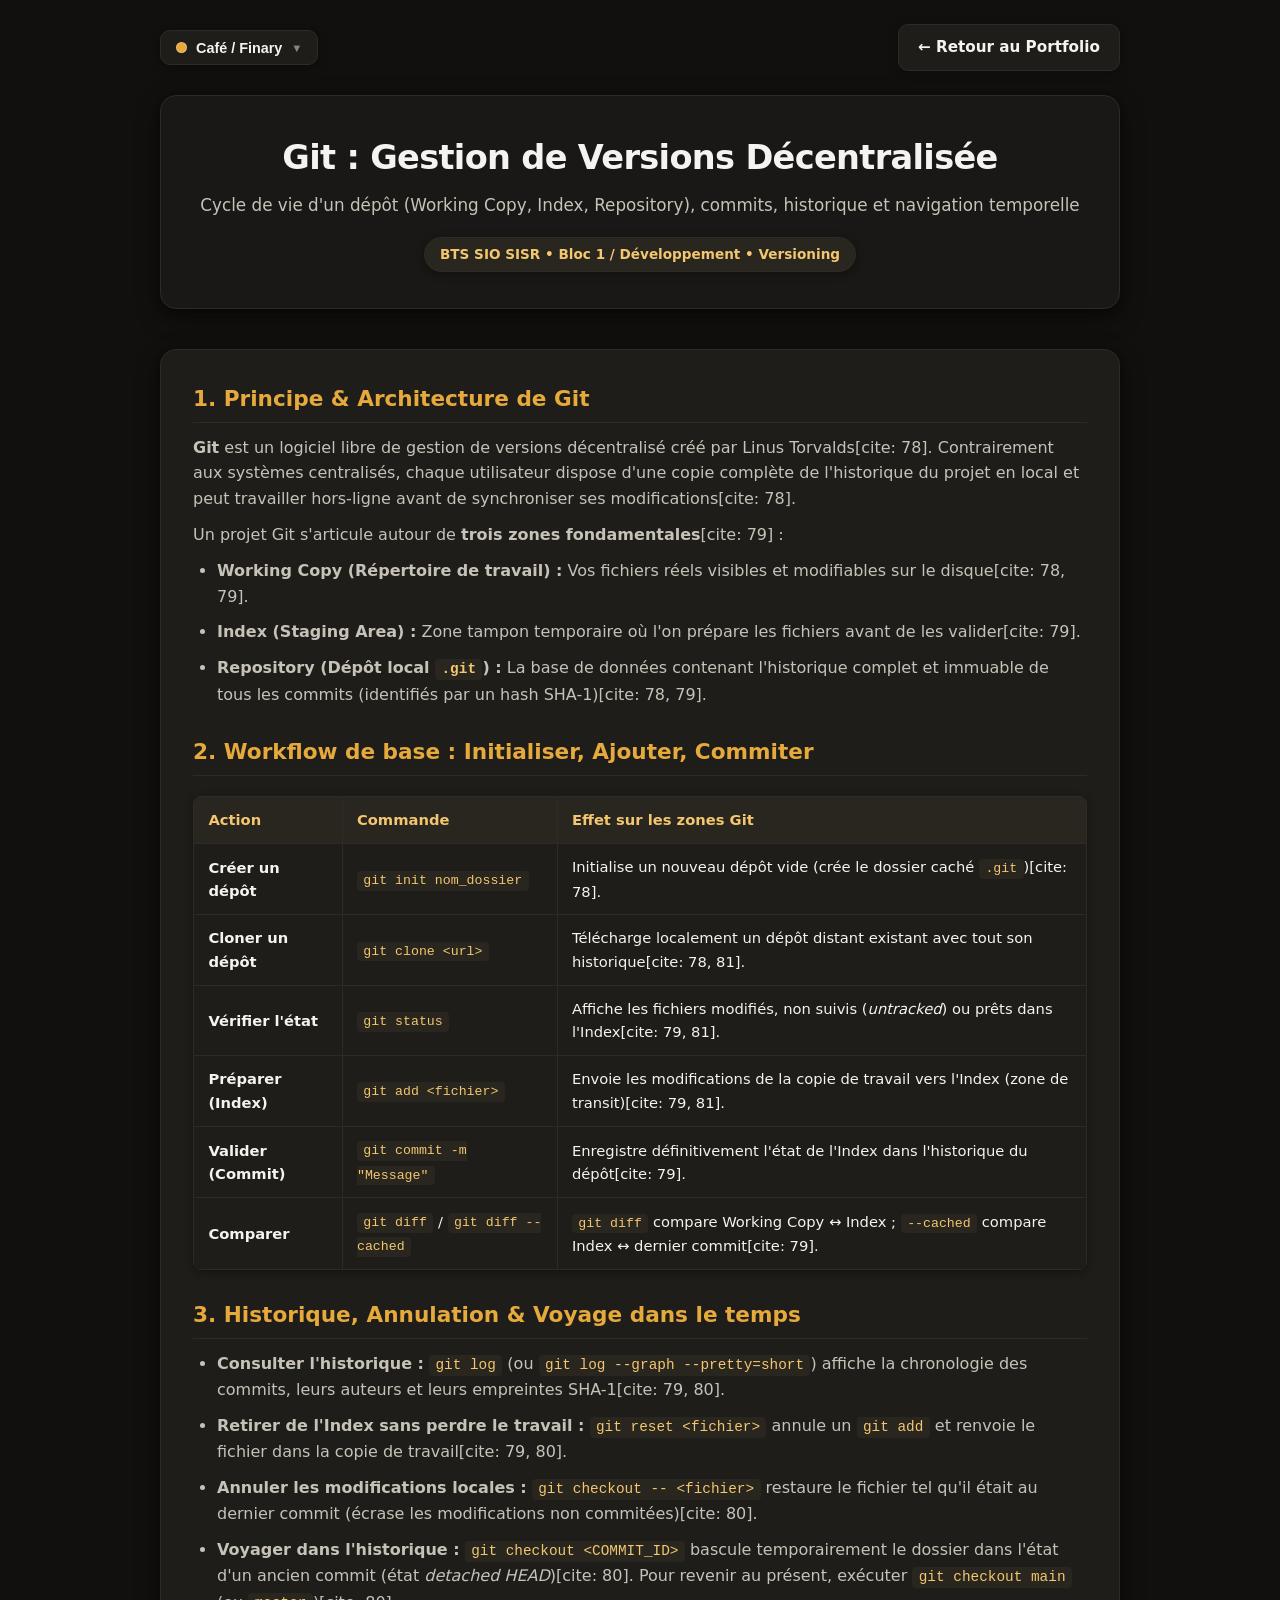
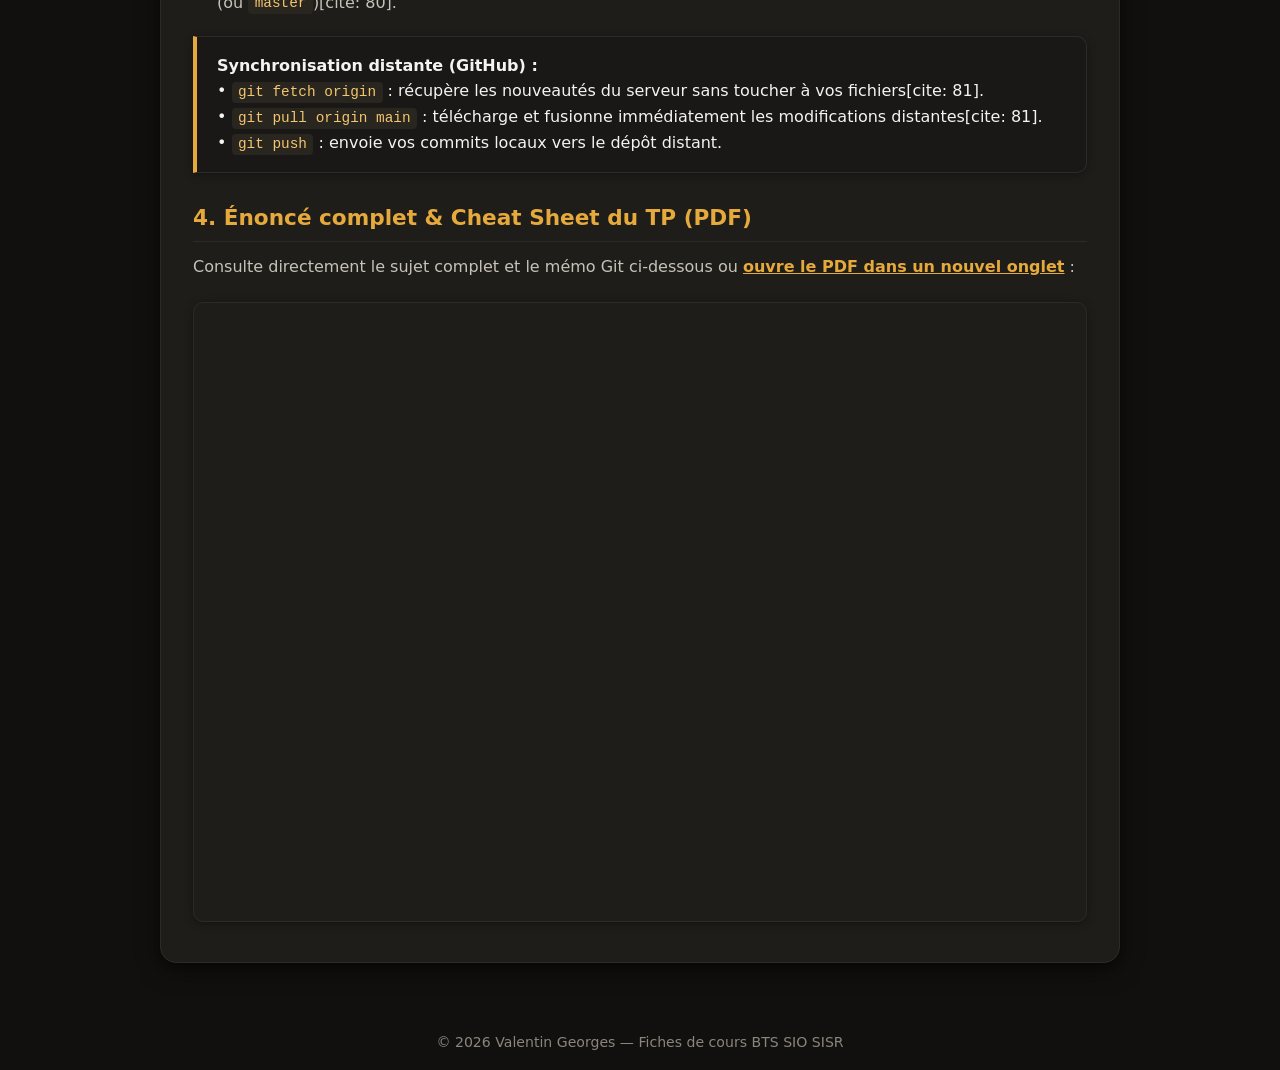
<file: cours/tp4-git.html>
<!DOCTYPE html>
<html lang="fr">
<head>
    <meta charset="UTF-8">
    <meta name="viewport" content="width=device-width, initial-scale=1.0">
    <title>TP Git : Gestion de Versions & Workflow | Valentin Georges</title>
    <link rel="stylesheet" href="../style.css">
  <script src="../theme.js"></script>

</head>
<body>

    <div class="container">
        <nav class="nav-barre">
            <a href="../index.html" class="btn btn-secondary">← Retour au Portfolio</a>
        </nav>

        <header>
            <h1>Git : Gestion de Versions Décentralisée</h1>
            <p>Cycle de vie d'un dépôt (Working Copy, Index, Repository), commits, historique et navigation temporelle</p>
            <span class="badge-header">BTS SIO SISR • Bloc 1 / Développement • Versioning</span>
        </header>

        <main class="fiche-cours">

            <h2>1. Principe & Architecture de Git</h2>
            <p><strong>Git</strong> est un logiciel libre de gestion de versions décentralisé créé par Linus Torvalds[cite: 78]. Contrairement aux systèmes centralisés, chaque utilisateur dispose d'une copie complète de l'historique du projet en local et peut travailler hors-ligne avant de synchroniser ses modifications[cite: 78].</p>
            <p>Un projet Git s'articule autour de <strong>trois zones fondamentales</strong>[cite: 79] :</p>
            <ul>
                <li><strong>Working Copy (Répertoire de travail) :</strong> Vos fichiers réels visibles et modifiables sur le disque[cite: 78, 79].</li>
                <li><strong>Index (Staging Area) :</strong> Zone tampon temporaire où l'on prépare les fichiers avant de les valider[cite: 79].</li>
                <li><strong>Repository (Dépôt local <code>.git</code>) :</strong> La base de données contenant l'historique complet et immuable de tous les commits (identifiés par un hash SHA-1)[cite: 78, 79].</li>
            </ul>

            <h2>2. Workflow de base : Initialiser, Ajouter, Commiter</h2>
            <table>
                <thead>
                    <tr>
                        <th>Action</th>
                        <th>Commande</th>
                        <th>Effet sur les zones Git</th>
                    </tr>
                </thead>
                <tbody>
                    <tr>
                        <td><strong>Créer un dépôt</strong></td>
                        <td><code>git init nom_dossier</code></td>
                        <td>Initialise un nouveau dépôt vide (crée le dossier caché <code>.git</code>)[cite: 78].</td>
                    </tr>
                    <tr>
                        <td><strong>Cloner un dépôt</strong></td>
                        <td><code>git clone &lt;url&gt;</code></td>
                        <td>Télécharge localement un dépôt distant existant avec tout son historique[cite: 78, 81].</td>
                    </tr>
                    <tr>
                        <td><strong>Vérifier l'état</strong></td>
                        <td><code>git status</code></td>
                        <td>Affiche les fichiers modifiés, non suivis (<em>untracked</em>) ou prêts dans l'Index[cite: 79, 81].</td>
                    </tr>
                    <tr>
                        <td><strong>Préparer (Index)</strong></td>
                        <td><code>git add &lt;fichier&gt;</code></td>
                        <td>Envoie les modifications de la copie de travail vers l'Index (zone de transit)[cite: 79, 81].</td>
                    </tr>
                    <tr>
                        <td><strong>Valider (Commit)</strong></td>
                        <td><code>git commit -m "Message"</code></td>
                        <td>Enregistre définitivement l'état de l'Index dans l'historique du dépôt[cite: 79].</td>
                    </tr>
                    <tr>
                        <td><strong>Comparer</strong></td>
                        <td><code>git diff</code> / <code>git diff --cached</code></td>
                        <td><code>git diff</code> compare Working Copy ↔ Index ; <code>--cached</code> compare Index ↔ dernier commit[cite: 79].</td>
                    </tr>
                </tbody>
            </table>

            <h2>3. Historique, Annulation & Voyage dans le temps</h2>
            <ul>
                <li><strong>Consulter l'historique :</strong> <code>git log</code> (ou <code>git log --graph --pretty=short</code>) affiche la chronologie des commits, leurs auteurs et leurs empreintes SHA-1[cite: 79, 80].</li>
                <li><strong>Retirer de l'Index sans perdre le travail :</strong> <code>git reset &lt;fichier&gt;</code> annule un <code>git add</code> et renvoie le fichier dans la copie de travail[cite: 79, 80].</li>
                <li><strong>Annuler les modifications locales :</strong> <code>git checkout -- &lt;fichier&gt;</code> restaure le fichier tel qu'il était au dernier commit (écrase les modifications non commitées)[cite: 80].</li>
                <li><strong>Voyager dans l'historique :</strong> <code>git checkout &lt;COMMIT_ID&gt;</code> bascule temporairement le dossier dans l'état d'un ancien commit (état <em>detached HEAD</em>)[cite: 80]. Pour revenir au présent, exécuter <code>git checkout main</code> (ou <code>master</code>)[cite: 80].</li>
            </ul>

            <div class="encadre">
                <strong>Synchronisation distante (GitHub) :</strong><br>
                • <code>git fetch origin</code> : récupère les nouveautés du serveur sans toucher à vos fichiers[cite: 81].<br>
                • <code>git pull origin main</code> : télécharge et fusionne immédiatement les modifications distantes[cite: 81].<br>
                • <code>git push</code> : envoie vos commits locaux vers le dépôt distant.
            </div>

            <h2>4. Énoncé complet & Cheat Sheet du TP (PDF)</h2>
            <p>Consulte directement le sujet complet et le mémo Git ci-dessous ou <a href="../docs/tp4-git.pdf" target="_blank">ouvre le PDF dans un nouvel onglet</a> :</p>
            <iframe src="../docs/tp4-git.pdf" class="pdf-cadre" title="TP Git BTS SIO SISR"></iframe>

        </main>

        <footer>
            <p>© 2026 Valentin Georges — Fiches de cours BTS SIO SISR</p>
        </footer>
    </div>

</body>
</html>
</file>
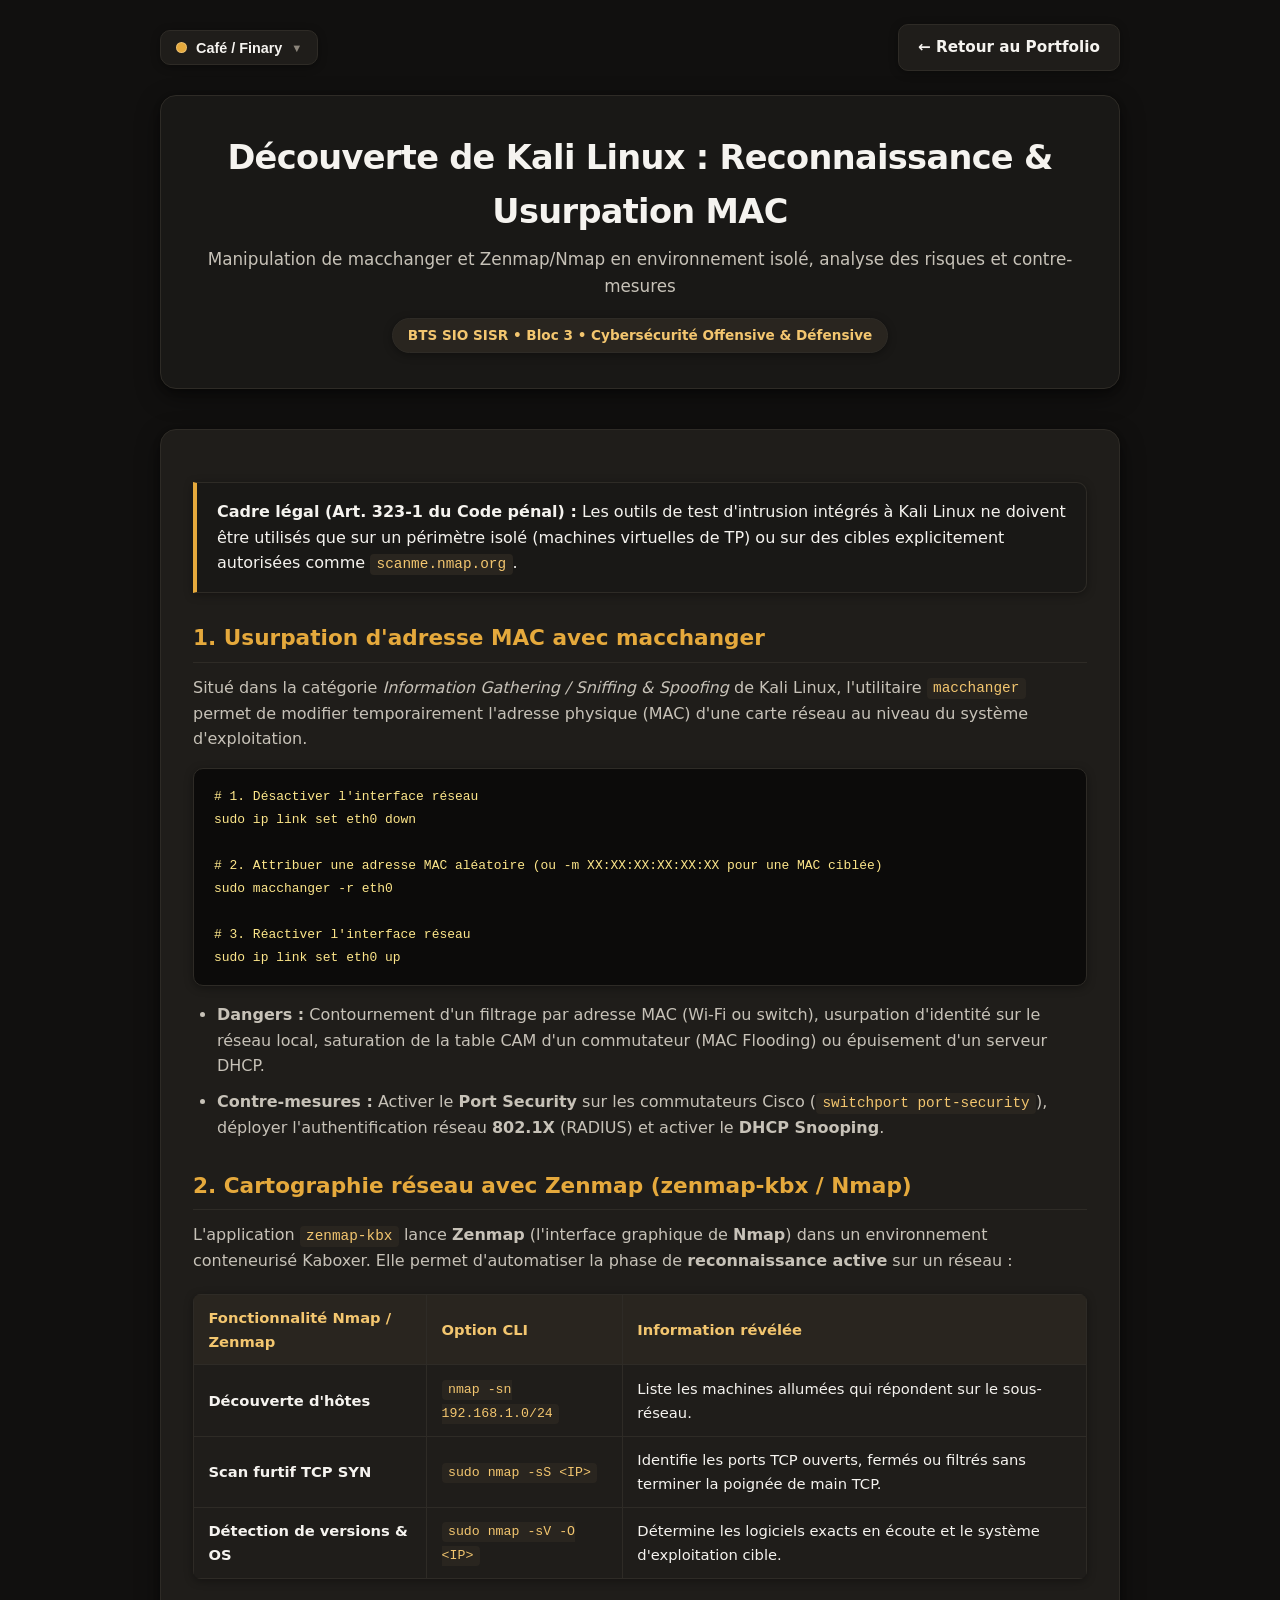
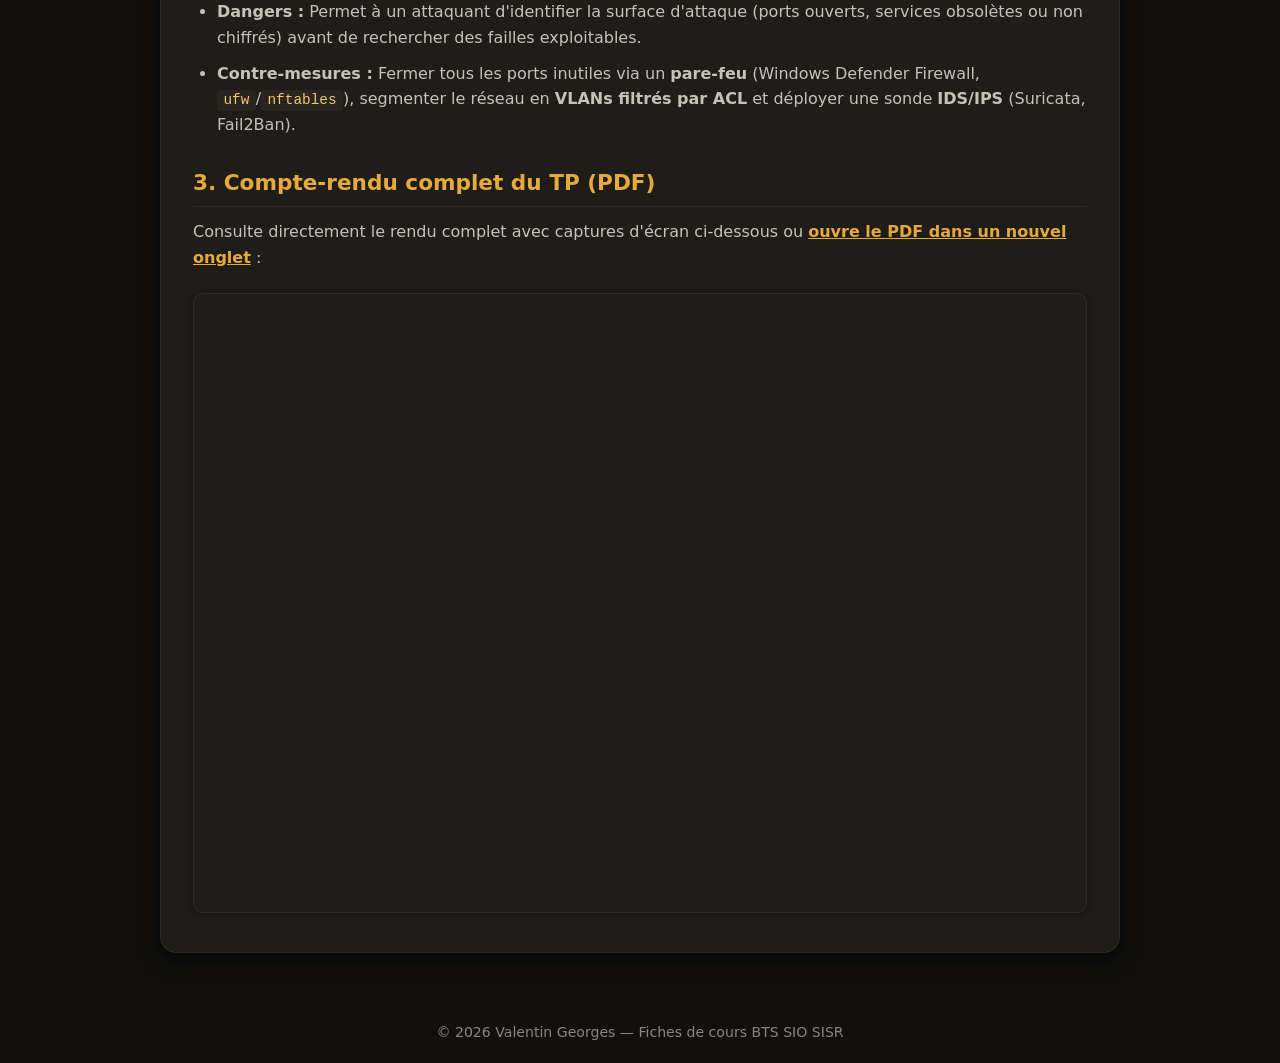
<file: cours/tp5-decouverte-kali.html>
<!doctype html>
<html lang="fr">
  <head>
    <meta charset="UTF-8" />
    <meta name="viewport" content="width=device-width, initial-scale=1.0" />
    <title>
      TP Découverte Kali Linux (macchanger & Nmap/Zenmap) | Valentin Georges
    </title>
    <link rel="stylesheet" href="../style.css" />
    <script src="../theme.js"></script>

  </head>
  <body>
    <div class="container">
      <nav class="nav-barre">
        <a href="../index.html" class="btn btn-secondary"
          >← Retour au Portfolio</a
        >
      </nav>

      <header>
        <h1>Découverte de Kali Linux : Reconnaissance & Usurpation MAC</h1>
        <p>
          Manipulation de macchanger et Zenmap/Nmap en environnement isolé,
          analyse des risques et contre-mesures
        </p>
        <span class="badge-header"
          >BTS SIO SISR • Bloc 3 • Cybersécurité Offensive & Défensive</span
        >
      </header>

      <main class="fiche-cours">
        <div class="encadre">
          <strong>Cadre légal (Art. 323-1 du Code pénal) :</strong> Les outils
          de test d'intrusion intégrés à Kali Linux ne doivent être utilisés que
          sur un périmètre isolé (machines virtuelles de TP) ou sur des cibles
          explicitement autorisées comme <code>scanme.nmap.org</code>.
        </div>

        <h2>1. Usurpation d'adresse MAC avec macchanger</h2>
        <p>
          Situé dans la catégorie
          <em>Information Gathering / Sniffing & Spoofing</em> de Kali Linux,
          l'utilitaire <code>macchanger</code> permet de modifier temporairement
          l'adresse physique (MAC) d'une carte réseau au niveau du système
          d'exploitation.
        </p>
        <pre><code># 1. Désactiver l'interface réseau
sudo ip link set eth0 down

# 2. Attribuer une adresse MAC aléatoire (ou -m XX:XX:XX:XX:XX:XX pour une MAC ciblée)
sudo macchanger -r eth0

# 3. Réactiver l'interface réseau
sudo ip link set eth0 up</code></pre>

        <ul>
          <li>
            <strong>Dangers :</strong> Contournement d'un filtrage par adresse
            MAC (Wi-Fi ou switch), usurpation d'identité sur le réseau local,
            saturation de la table CAM d'un commutateur (MAC Flooding) ou
            épuisement d'un serveur DHCP.
          </li>
          <li>
            <strong>Contre-mesures :</strong> Activer le
            <strong>Port Security</strong> sur les commutateurs Cisco (<code
              >switchport port-security</code
            >), déployer l'authentification réseau
            <strong>802.1X</strong> (RADIUS) et activer le
            <strong>DHCP Snooping</strong>.
          </li>
        </ul>

        <h2>2. Cartographie réseau avec Zenmap (zenmap-kbx / Nmap)</h2>
        <p>
          L'application <code>zenmap-kbx</code> lance
          <strong>Zenmap</strong> (l'interface graphique de
          <strong>Nmap</strong>) dans un environnement conteneurisé Kaboxer.
          Elle permet d'automatiser la phase de
          <strong>reconnaissance active</strong> sur un réseau :
        </p>

        <table>
          <thead>
            <tr>
              <th>Fonctionnalité Nmap / Zenmap</th>
              <th>Option CLI</th>
              <th>Information révélée</th>
            </tr>
          </thead>
          <tbody>
            <tr>
              <td><strong>Découverte d'hôtes</strong></td>
              <td><code>nmap -sn 192.168.1.0/24</code></td>
              <td>
                Liste les machines allumées qui répondent sur le sous-réseau.
              </td>
            </tr>
            <tr>
              <td><strong>Scan furtif TCP SYN</strong></td>
              <td><code>sudo nmap -sS &lt;IP&gt;</code></td>
              <td>
                Identifie les ports TCP ouverts, fermés ou filtrés sans terminer
                la poignée de main TCP.
              </td>
            </tr>
            <tr>
              <td><strong>Détection de versions & OS</strong></td>
              <td><code>sudo nmap -sV -O &lt;IP&gt;</code></td>
              <td>
                Détermine les logiciels exacts en écoute et le système
                d'exploitation cible.
              </td>
            </tr>
          </tbody>
        </table>

        <ul>
          <li>
            <strong>Dangers :</strong> Permet à un attaquant d'identifier la
            surface d'attaque (ports ouverts, services obsolètes ou non
            chiffrés) avant de rechercher des failles exploitables.
          </li>
          <li>
            <strong>Contre-mesures :</strong> Fermer tous les ports inutiles via
            un <strong>pare-feu</strong> (Windows Defender Firewall,
            <code>ufw</code>/<code>nftables</code>), segmenter le réseau en
            <strong>VLANs filtrés par ACL</strong> et déployer une sonde
            <strong>IDS/IPS</strong> (Suricata, Fail2Ban).
          </li>
        </ul>

        <h2>3. Compte-rendu complet du TP (PDF)</h2>
        <p>
          Consulte directement le rendu complet avec captures d'écran ci-dessous
          ou
          <a href="../docs/tp5-decouverte-kali.pdf" target="_blank"
            >ouvre le PDF dans un nouvel onglet</a
          >
          :
        </p>
        <iframe
          src="../docs/tp5-decouverte-kali.pdf"
          class="pdf-cadre"
          title="TP Découverte Kali Linux"
        ></iframe>
      </main>

      <footer>
        <p>© 2026 Valentin Georges — Fiches de cours BTS SIO SISR</p>
      </footer>
    </div>
  </body>
</html>
</file>
<file: style.css>
/* =========================================================
   VARIABLES DE THÈMES (FINARY / NOTION / GEMINI / BLEU & ORANGE)
   ========================================================= */
:root {
    /* Thème 1 : Style Finary (Café / Or & Charbon chaleureux - Défaut) */
    --bg-primary: #11100f;
    --bg-secondary: #191816;
    --bg-card: #1f1d1a;
    --bg-code: #0c0b0a;
    --text-code: #fde68a;
    --text-primary: #f5f3ef;
    --text-secondary: #c7c2b8;
    --text-muted: #8c857b;
    --accent-primary: #e5a93c;
    --accent-hover: #f2bc57;
    --accent-text-on-btn: #141210;
    --border-color: #2e2b26;
    --tag-bg: #29251f;
    --tag-text: #f3c66f;
    --shadow-sm: 0 2px 8px rgba(0, 0, 0, 0.35);
    --shadow-md: 0 8px 24px rgba(0, 0, 0, 0.45), 0 2px 6px rgba(0, 0, 0, 0.3);
    --shadow-hover: 0 12px 30px rgba(0, 0, 0, 0.6);
}

[data-theme="notion"] {
    /* Thème 2 : Style Notion (Clair éditorial & épuré) */
    --bg-primary: #fbfbfa;
    --bg-secondary: #ffffff;
    --bg-card: #ffffff;
    --bg-code: #f7f6f3;
    --text-code: #eb5757;
    --text-primary: #37352f;
    --text-secondary: #5a5751;
    --text-muted: #787774;
    --accent-primary: #2f3437;
    --accent-hover: #000000;
    --accent-text-on-btn: #ffffff;
    --border-color: #e6e5e2;
    --tag-bg: #f1f1ef;
    --tag-text: #37352f;
    --shadow-sm: 0 1px 3px rgba(15, 15, 15, 0.06);
    --shadow-md: 0 6px 20px rgba(15, 15, 15, 0.07), 0 1px 4px rgba(15, 15, 15, 0.04);
    --shadow-hover: 0 10px 28px rgba(15, 15, 15, 0.11);
}

[data-theme="gemini"] {
    /* Thème 3 : Style Gemini (Sombre profond & Bleu ciel) */
    --bg-primary: #131314;
    --bg-secondary: #1e1f20;
    --bg-card: #1e1f20;
    --bg-code: #0e0e0f;
    --text-code: #a8c7fa;
    --text-primary: #e3e3e3;
    --text-secondary: #c4c7c5;
    --text-muted: #8e918f;
    --accent-primary: #8ab4f8;
    --accent-hover: #aecbfa;
    --accent-text-on-btn: #062e6f;
    --border-color: #333537;
    --tag-bg: #282a2c;
    --tag-text: #a8c7fa;
    --shadow-sm: 0 2px 8px rgba(0, 0, 0, 0.35);
    --shadow-md: 0 8px 26px rgba(0, 0, 0, 0.5), 0 2px 6px rgba(0, 0, 0, 0.35);
    --shadow-hover: 0 12px 32px rgba(0, 0, 0, 0.65);
}

[data-theme="bleu-orange"] {
    /* Thème 4 : Bleu Marine & Orange (Tech / Réseau) */
    --bg-primary: #0f172a;
    --bg-secondary: #1e293b;
    --bg-card: #1e293b;
    --bg-code: #090d16;
    --text-code: #38bdf8;
    --text-primary: #f8fafc;
    --text-secondary: #cbd5e1;
    --text-muted: #94a3b8;
    --accent-primary: #f97316;
    --accent-hover: #ea580c;
    --accent-text-on-btn: #ffffff;
    --border-color: #334155;
    --tag-bg: #0f172a;
    --tag-text: #fb923c;
    --shadow-sm: 0 2px 8px rgba(2, 6, 23, 0.4);
    --shadow-md: 0 8px 24px rgba(2, 6, 23, 0.55), 0 2px 6px rgba(2, 6, 23, 0.35);
    --shadow-hover: 0 12px 32px rgba(2, 6, 23, 0.7);
}

/* =========================================================
   BASE & MISE EN PAGE GÉNÉRALE
   ========================================================= */
* {
    box-sizing: border-box;
    margin: 0;
    padding: 0;
}

body {
    font-family: 'Inter', 'Segoe UI', system-ui, -apple-system, sans-serif;
    background-color: var(--bg-primary);
    color: var(--text-primary);
    line-height: 1.6;
    transition: background-color 0.25s ease, color 0.25s ease;
    padding: 1.5rem 1rem;
}

.container {
    max-width: 960px;
    margin: 0 auto;
}

/* =========================================================
   BARRE DE NAVIGATION & SÉLECTEUR DE THÈME PRO (DROPDOWN)
   ========================================================= */
.nav-barre {
    display: flex;
    justify-content: space-between;
    align-items: center;
    flex-wrap: wrap;
    gap: 0.75rem;
    margin-bottom: 1.5rem;
}

.nav-droite {
    justify-content: flex-end;
}

.theme-dropdown {
    position: relative;
    display: inline-block;
}

.theme-toggle-btn {
    display: inline-flex;
    align-items: center;
    gap: 0.55rem;
    background: var(--bg-card);
    color: var(--text-primary);
    border: 1px solid var(--border-color);
    padding: 0.55rem 0.95rem;
    border-radius: 10px;
    font-size: 0.9rem;
    font-weight: 600;
    cursor: pointer;
    box-shadow: var(--shadow-sm);
    transition: border-color 0.2s ease, box-shadow 0.2s ease, transform 0.15s ease;
}

.theme-toggle-btn:hover {
    border-color: var(--accent-primary);
    box-shadow: var(--shadow-md);
}

.theme-dot {
    width: 11px;
    height: 11px;
    border-radius: 50%;
    display: inline-block;
    flex-shrink: 0;
    border: 1px solid rgba(255, 255, 255, 0.25);
}

.theme-chevron {
    font-size: 0.7rem;
    color: var(--text-muted);
    transition: transform 0.2s ease;
}

.theme-dropdown.open .theme-chevron {
    transform: rotate(180deg);
}

.theme-menu {
    position: absolute;
    top: calc(100% + 6px);
    left: 0;
    min-width: 195px;
    background: var(--bg-card);
    border: 1px solid var(--border-color);
    border-radius: 12px;
    padding: 0.4rem;
    box-shadow: var(--shadow-hover);
    display: none;
    flex-direction: column;
    gap: 0.2rem;
    z-index: 1000;
}

.theme-dropdown.open .theme-menu {
    display: flex;
}

.theme-option {
    display: flex;
    align-items: center;
    justify-content: space-between;
    width: 100%;
    background: transparent;
    color: var(--text-primary);
    border: none;
    padding: 0.55rem 0.75rem;
    border-radius: 8px;
    font-size: 0.88rem;
    font-weight: 500;
    cursor: pointer;
    text-align: left;
    transition: background-color 0.15s ease;
}

.theme-option:hover {
    background: var(--tag-bg);
}

.theme-option.active {
    background: var(--tag-bg);
    color: var(--tag-text);
    font-weight: 700;
}

.theme-option-left {
    display: flex;
    align-items: center;
    gap: 0.6rem;
}

/* =========================================================
   EN-TÊTE (HEADER)
   ========================================================= */
header {
    text-align: center;
    background: var(--bg-secondary);
    border: 1px solid var(--border-color);
    border-radius: 16px;
    padding: 2.2rem 1.5rem;
    margin-bottom: 2.5rem;
    box-shadow: var(--shadow-md);
}

header h1 {
    font-size: 2.1rem;
    color: var(--text-primary);
    margin-bottom: 0.45rem;
    letter-spacing: -0.02em;
}

header p {
    color: var(--text-secondary);
    font-size: 1.05rem;
    margin-bottom: 1.15rem;
}

.badge-header {
    display: inline-block;
    background: var(--tag-bg);
    color: var(--tag-text);
    border: 1px solid var(--border-color);
    padding: 0.35rem 0.95rem;
    border-radius: 999px;
    font-size: 0.85rem;
    font-weight: 600;
    box-shadow: var(--shadow-sm);
}

/* =========================================================
   BOUTONS
   ========================================================= */
.btn {
    display: inline-block;
    text-decoration: none;
    padding: 0.65rem 1.2rem;
    border-radius: 10px;
    font-weight: 600;
    font-size: 0.95rem;
    cursor: pointer;
    border: none;
    box-shadow: var(--shadow-sm);
    transition: background-color 0.2s ease, transform 0.15s ease, box-shadow 0.2s ease;
}

.btn:hover {
    transform: translateY(-1px);
    box-shadow: var(--shadow-md);
}

.btn:active {
    transform: translateY(0);
}

.btn-primary {
    background-color: var(--accent-primary);
    color: var(--accent-text-on-btn);
}

.btn-primary:hover {
    background-color: var(--accent-hover);
}

.btn-secondary {
    background-color: var(--bg-card);
    color: var(--text-primary);
    border: 1px solid var(--border-color);
}

.btn-secondary:hover {
    background-color: var(--tag-bg);
}

/* =========================================================
   CARTES DÉPLIANTES MATIÈRES & PROJETS (INDEX.HTML)
   ========================================================= */
.section-titre {
    font-size: 1.35rem;
    color: var(--accent-primary);
    margin-top: 3rem;
    margin-bottom: 1.35rem;
    padding-bottom: 0.5rem;
    border-bottom: 1px solid var(--border-color);
}

.section-titre:first-of-type {
    margin-top: 0;
}

.grille-blocs,
.grille-projets {
    display: flex;
    flex-direction: column;
    gap: 1.5rem;
    margin-bottom: 2.5rem;
}

.card {
    background: var(--bg-card);
    border: 1px solid var(--border-color);
    border-radius: 14px;
    padding: 1.5rem 1.75rem;
    margin-bottom: 1.5rem;
    box-shadow: var(--shadow-md);
    transition: border-color 0.2s ease, box-shadow 0.2s ease;
}

.grille-blocs .card,
.grille-projets .card {
    margin-bottom: 0;
}

.card:hover,
details.card[open] {
    box-shadow: var(--shadow-hover);
    border-color: var(--accent-primary);
}

/* En-tête cliquable de la matière : empilé verticalement (Titre -> Texte -> Tags en bas) */
details.card summary {
    list-style: none;
    cursor: pointer;
    display: flex;
    flex-direction: column;
    align-items: flex-start;
    gap: 0.85rem;
    position: relative;
    padding-right: 2.25rem;
    user-select: none;
}

details.card summary::-webkit-details-marker {
    display: none;
}

/* Triangle quand fermé -> Losange quand ouvert */
details.card summary::after {
    content: "▶";
    position: absolute;
    right: 0.2rem;
    top: 50%;
    transform: translateY(-50%);
    font-size: 0.95rem;
    color: var(--text-muted);
    transition: color 0.2s ease, transform 0.2s ease;
}

details.card[open] summary::after {
    content: "◆";
    color: var(--accent-primary);
    font-size: 1.05rem;
    transform: translateY(-50%) scale(1.1);
}

.card h2 {
    font-size: 1.28rem;
    color: var(--text-primary);
    margin-bottom: 0.4rem;
}

.card p {
    font-size: 0.95rem;
    color: var(--text-secondary);
    margin-bottom: 0.9rem;
}

details.card summary p {
    margin-bottom: 0;
}

.tags {
    display: flex;
    gap: 0.55rem;
    flex-wrap: wrap;
    margin-bottom: 0.9rem;
}

details.card summary .tags {
    margin-bottom: 0;
}

.tag {
    background: var(--tag-bg);
    color: var(--tag-text);
    border: 1px solid var(--border-color);
    padding: 0.3rem 0.7rem;
    border-radius: 6px;
    font-size: 0.82rem;
    font-weight: 600;
}

/* Liste des cours dépliée : grands boutons espacés */
.card-liste-cours {
    margin-top: 1.35rem;
    padding-top: 1.35rem;
    border-top: 1px solid var(--border-color);
    display: flex;
    flex-direction: column;
    gap: 0.9rem;
}

.card-liste-cours .btn {
    display: block;
    width: 100%;
    text-align: left;
    padding: 0.95rem 1.25rem;
    font-size: 1rem;
    line-height: 1.4;
}

.cours-vide {
    color: var(--text-muted);
    font-style: italic;
    font-size: 0.95rem;
}

/* =========================================================
   FICHES DE COURS (COURS/*.HTML)
   ========================================================= */
.fiche-cours {
    background: var(--bg-card);
    border: 1px solid var(--border-color);
    border-radius: 16px;
    padding: 2rem;
    box-shadow: var(--shadow-md);
}

.fiche-cours h2 {
    font-size: 1.35rem;
    color: var(--accent-primary);
    margin: 1.75rem 0 0.75rem;
    padding-bottom: 0.35rem;
    border-bottom: 1px solid var(--border-color);
}

.fiche-cours h2:first-child {
    margin-top: 0;
}

.fiche-cours h3 {
    font-size: 1.1rem;
    margin: 1.25rem 0 0.5rem;
    color: var(--text-primary);
}

.fiche-cours p, .fiche-cours li {
    color: var(--text-secondary);
    margin-bottom: 0.65rem;
}

.fiche-cours ul, .fiche-cours ol {
    margin-left: 1.5rem;
    margin-bottom: 1rem;
}

.fiche-cours a {
    color: var(--accent-primary);
    font-weight: 600;
}

.encadre {
    background: var(--bg-secondary);
    border: 1px solid var(--border-color);
    border-left: 4px solid var(--accent-primary);
    padding: 1rem 1.25rem;
    border-radius: 0 10px 10px 0;
    margin: 1.25rem 0;
    color: var(--text-primary);
    box-shadow: var(--shadow-sm);
}

/* Blocs de code */
pre {
    background: var(--bg-code);
    color: var(--text-code);
    padding: 1rem 1.25rem;
    border-radius: 10px;
    overflow-x: auto;
    margin: 1rem 0;
    font-size: 0.9rem;
    border: 1px solid var(--border-color);
    box-shadow: var(--shadow-sm);
}

code {
    font-family: 'Consolas', 'Fira Code', monospace;
    background: var(--tag-bg);
    color: var(--tag-text);
    padding: 0.15rem 0.4rem;
    border-radius: 4px;
    font-size: 0.9em;
}

pre code {
    background: transparent;
    color: inherit;
    padding: 0;
}

/* Tableaux */
table {
    width: 100%;
    border-collapse: collapse;
    margin: 1.25rem 0;
    font-size: 0.92rem;
    box-shadow: var(--shadow-sm);
    border-radius: 8px;
    overflow: hidden;
}

th, td {
    border: 1px solid var(--border-color);
    padding: 0.7rem 0.9rem;
    text-align: left;
}

th {
    background: var(--tag-bg);
    color: var(--tag-text);
    font-weight: 700;
}

/* Intégration PDF */
.pdf-cadre {
    width: 100%;
    height: 620px;
    border: 1px solid var(--border-color);
    border-radius: 10px;
    margin-top: 0.75rem;
    box-shadow: var(--shadow-sm);
}

.pdf-grille {
    display: grid;
    grid-template-columns: repeat(auto-fit, minmax(320px, 1fr));
    gap: 1.25rem;
    margin-top: 1rem;
}

/* Galerie & Captures d'écran */
.capture-figure {
    margin: 1.5rem 0;
    background: var(--bg-secondary);
    border: 1px solid var(--border-color);
    border-radius: 12px;
    padding: 0.75rem;
    box-shadow: var(--shadow-md);
    text-align: center;
}

.capture-figure img {
    max-width: 100%;
    height: auto;
    border-radius: 8px;
    display: block;
    margin: 0 auto;
    cursor: zoom-in;
}

.capture-legende {
    margin-top: 0.65rem;
    font-size: 0.9rem;
    color: var(--text-muted);
    font-style: italic;
}

.captures-grille {
    display: grid;
    grid-template-columns: repeat(auto-fit, minmax(280px, 1fr));
    gap: 1.25rem;
    margin: 1.5rem 0;
}

.captures-grille .capture-figure {
    margin: 0;
}

/* =========================================================
   PAGE RESSOURCES & COMMANDES (RESSOURCES.HTML)
   ========================================================= */
.barre-recherche {
    width: 100%;
    padding: 0.85rem 1.1rem;
    border-radius: 10px;
    border: 1px solid var(--border-color);
    background: var(--bg-card);
    color: var(--text-primary);
    font-size: 1rem;
    margin-bottom: 1.5rem;
    box-shadow: var(--shadow-md);
}

.barre-recherche:focus {
    outline: none;
    border-color: var(--accent-primary);
}

.categorie-titre {
    font-size: 1.2rem;
    color: var(--accent-primary);
    margin: 1.75rem 0 0.75rem;
    padding-bottom: 0.3rem;
    border-bottom: 1px solid var(--border-color);
}

.commande-ligne {
    display: flex;
    justify-content: space-between;
    align-items: center;
    gap: 1rem;
    background: var(--bg-card);
    border: 1px solid var(--border-color);
    border-radius: 10px;
    padding: 0.95rem 1.15rem;
    margin-bottom: 0.85rem;
    box-shadow: var(--shadow-sm);
    transition: box-shadow 0.2s ease, border-color 0.2s ease;
}

.commande-ligne:hover {
    box-shadow: var(--shadow-md);
    border-color: var(--accent-primary);
}

.commande-info code {
    font-size: 0.95rem;
    font-weight: 700;
}

.commande-desc {
    font-size: 0.9rem;
    color: var(--text-secondary);
    margin-top: 0.25rem;
}

.btn-copier {
    background: var(--accent-primary);
    color: var(--accent-text-on-btn);
    border: none;
    padding: 0.5rem 0.95rem;
    border-radius: 8px;
    font-size: 0.88rem;
    font-weight: 600;
    cursor: pointer;
    white-space: nowrap;
    box-shadow: var(--shadow-sm);
}

.btn-copier:hover {
    background: var(--accent-hover);
}

/* =========================================================
   PIED DE PAGE (FOOTER)
   ========================================================= */
footer {
    text-align: center;
    margin-top: 3rem;
    padding-top: 1.25rem;
    color: var(--text-muted);
    font-size: 0.88rem;
}

@media (max-width: 600px) {
    .fiche-cours {
        padding: 1.25rem;
    }
    .commande-ligne {
        flex-direction: column;
        align-items: flex-start;
    }
    .btn-copier {
        width: 100%;
    }
}
</file>
